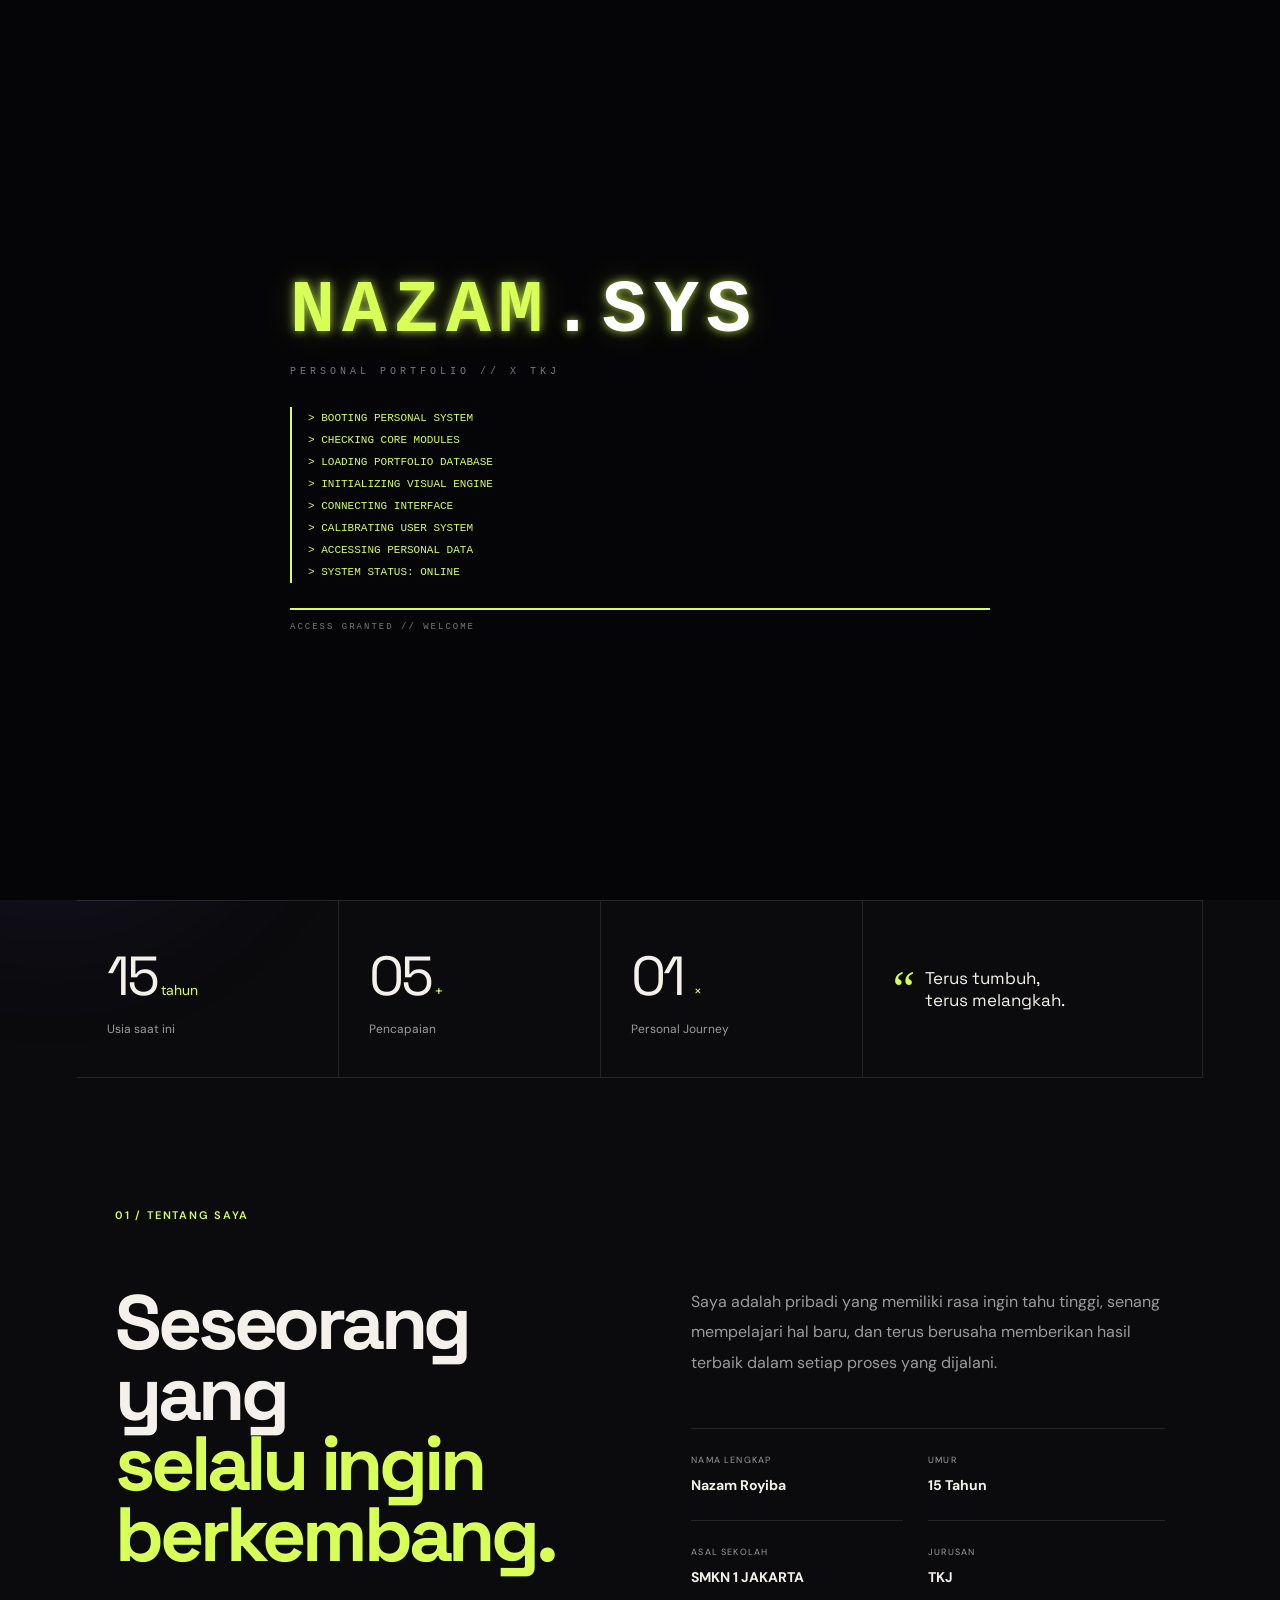
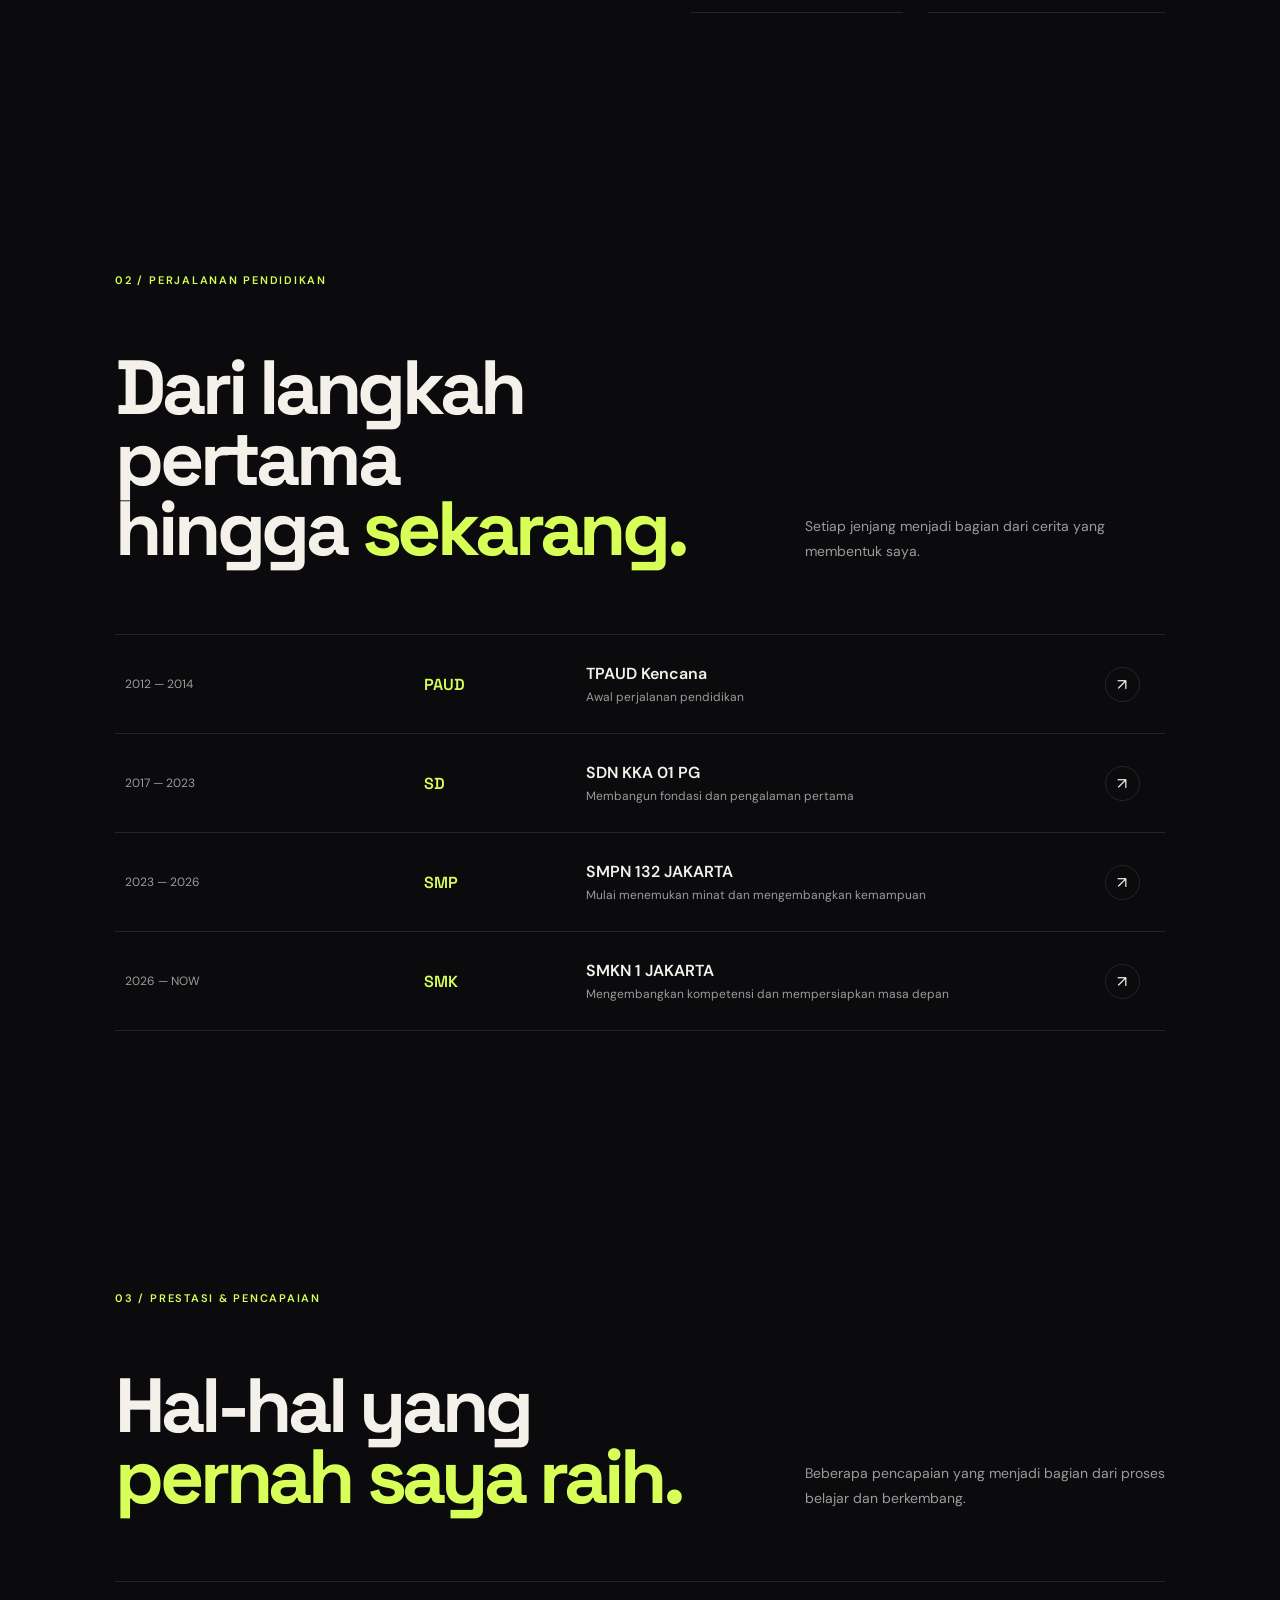
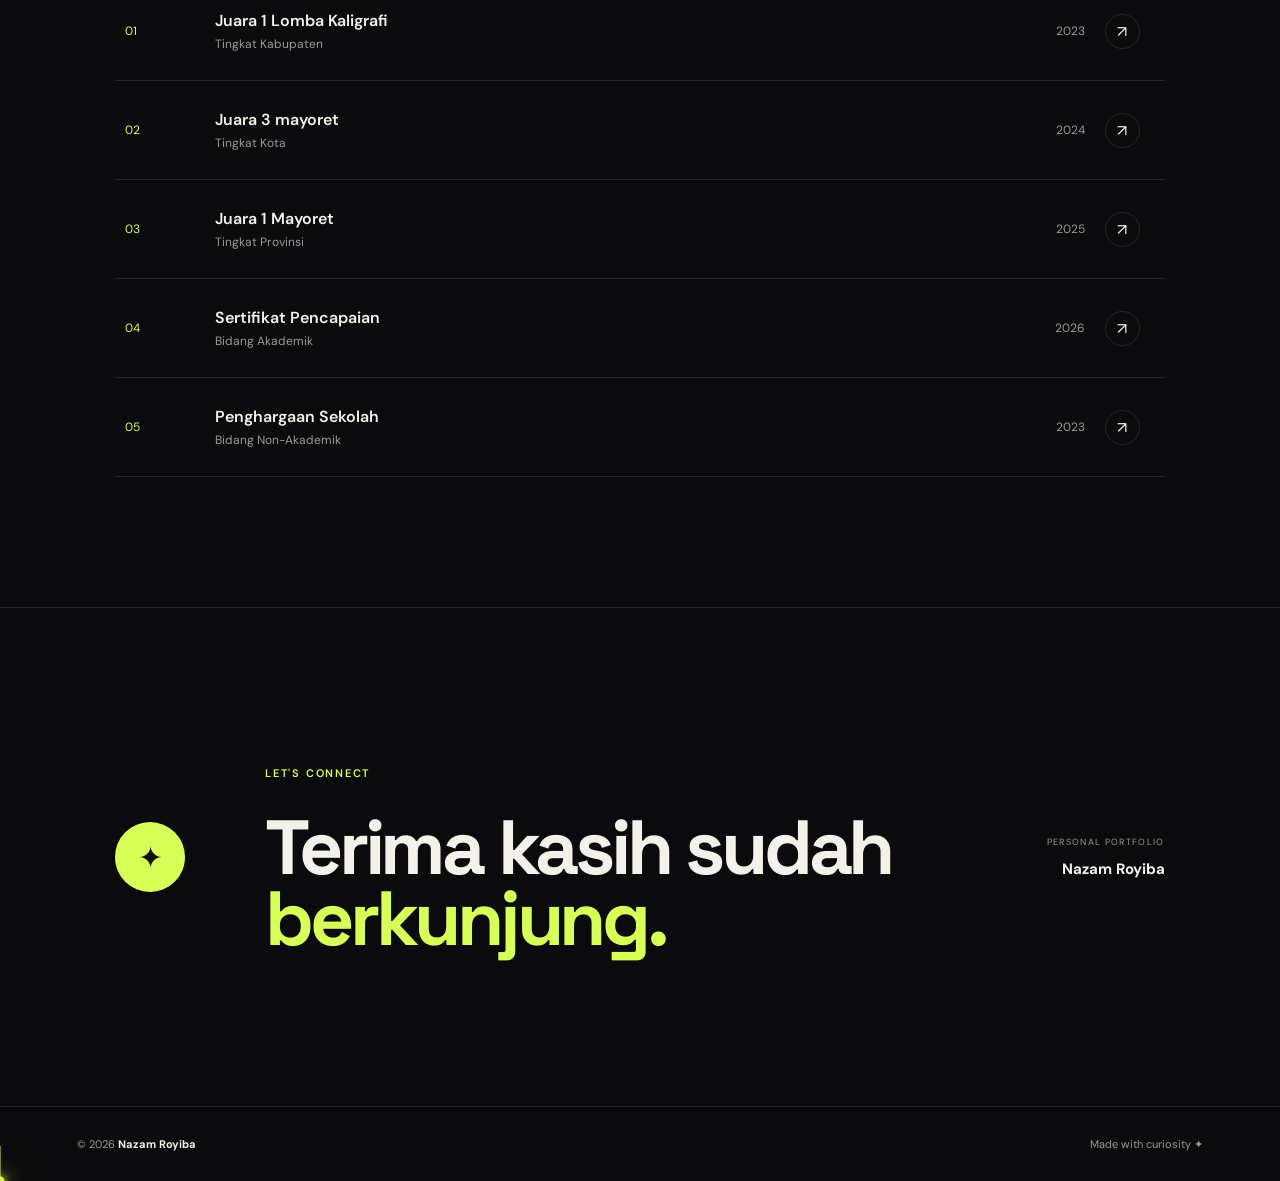
<file: index.html>
<!DOCTYPE html>
<html lang="id">
<head>
    <meta charset="UTF-8">
    <meta name="viewport" content="width=device-width, initial-scale=1.0">

    <title>Portfolio — Data Diri</title>

    <!-- Google Fonts -->
    <link
        href="https://fonts.googleapis.com/css2?family=DM+Sans:wght@400;500;600;700&family=Space+Grotesk:wght@400;500;600;700&display=swap"
        rel="stylesheet"
    >

    <!-- CSS -->
    <link rel="stylesheet" href="style.css">
</head>

<body>

    <!-- Background Orb -->
    <div class="orb orb-one"></div>
    <div class="orb orb-two"></div>

    <!-- ================= NAVBAR ================= -->
    <header class="navbar">

        <a class="brand" href="#home">
            ✦ PORTFOLIO
        </a>

        <nav>
            <a href="#about">Tentang</a>
            <a href="#education">Pendidikan</a>
            <a href="#achievements">Prestasi</a>
        </nav>

        <a class="nav-btn" href="#contact">
            Kontak ↗
        </a>

    </header>


    <!-- ================= HERO ================= -->
    <section class="hero reveal" id="home">

        <div class="hero-copy">

            <div class="eyebrow">
                <span></span>
                PERSONAL PROFILE
            </div>

            <h1>
                Halo, saya<br>
                <em id="heroName">Nazam Royiba</em>
                <sup>✦</sup>
            </h1>

            <p class="hero-text">
                Mengenal lebih dekat perjalanan, pendidikan,
                dan pencapaian yang membentuk diri saya hingga hari ini.
            </p>

            <div class="hero-actions">

                <a href="#about" class="primary-btn">
                    Kenali Saya ↓
                </a>

                <a href="#achievements" class="text-btn">
                    Lihat Prestasi ↗
                </a>

            </div>

        </div>


        <div class="hero-visual">

            <div class="photo-frame">

                <img
                    id="profilePhoto"
                    src="foto.jpg"
                    alt="Foto profil"
                >

                <div class="floating-card">

                    <span class="mini-label">
                        CURRENTLY
                    </span>

                    <strong id="currentSchool">
                        SMK
                    </strong>

                    <small id="currentMajor">
                        Jurusan
                    </small>

                </div>


                <div class="year-badge">
                    20<br>
                    <b>26</b>
                </div>

            </div>

        </div>

    </section>


    <!-- ================= STATS ================= -->
    <section class="stats reveal" id="about">

        <div class="stat-box">

            <span class="stat-number" id="age">
                15
            </span>

            <span class="stat-unit">
                tahun
            </span>

            <p>
                Usia saat ini
            </p>

        </div>


        <div class="stat-box">

            <span class="stat-number" id="achievementCount">
                05
            </span>

            <span class="stat-unit">
                +
            </span>

            <p>
                Pencapaian
            </p>

        </div>


        <div class="stat-box">

            <span class="stat-number">
                01
            </span>

            <span class="stat-unit">
                ×
            </span>

            <p>
                Personal Journey
            </p>

        </div>


        <div class="quote-stat">

            <span>
                “
            </span>

            <p>
                Terus tumbuh,<br>
                terus melangkah.
            </p>

        </div>

    </section>


    <!-- ================= ABOUT ================= -->
    <section class="about-section section-pad reveal">

        <div class="section-kicker">
            01 / TENTANG SAYA
        </div>


        <div class="about-grid">

            <h2>
                Seseorang yang<br>
                <span>selalu ingin berkembang.</span>
            </h2>


            <div class="about-content">

                <p id="bio">
                    Saya adalah pribadi yang memiliki rasa ingin tahu tinggi,
                    senang mempelajari hal baru, dan terus berusaha memberikan
                    hasil terbaik dalam setiap proses yang dijalani.
                </p>


                <div class="identity">

                    <div>
                        <span>NAMA LENGKAP</span>
                        <strong id="fullName">
                            Nazam Royiba
                        </strong>
                    </div>


                    <div>
                        <span>UMUR</span>
                        <strong id="ageDetail">
                            16 Tahun
                        </strong>
                    </div>


                    <div>
                        <span>ASAL SEKOLAH</span>
                        <strong id="schoolDetail">
                            SMKN 1 JAKARTA
                        </strong>
                    </div>


                    <div>
                        <span>JURUSAN</span>
                        <strong id="majorDetail">
                            TKJ
                        </strong>
                    </div>

                </div>

            </div>

        </div>

    </section>


    <!-- ================= EDUCATION ================= -->
    <section
        class="education section-pad reveal"
        id="education"
    >

        <div class="section-kicker">
            02 / PERJALANAN PENDIDIKAN
        </div>


        <div class="section-heading">

            <h2>
                Dari langkah pertama<br>
                hingga <span>sekarang.</span>
            </h2>

            <p>
                Setiap jenjang menjadi bagian dari cerita
                yang membentuk saya.
            </p>

        </div>


        <div
            class="timeline"
            id="timeline"
        ></div>

    </section>


    <!-- ================= ACHIEVEMENTS ================= -->
    <section
        class="achievements section-pad reveal"
        id="achievements"
    >

        <div class="section-kicker">
            03 / PRESTASI & PENCAPAIAN
        </div>


        <div class="achievement-head">

            <h2>
                Hal-hal yang<br>
                <span>pernah saya raih.</span>
            </h2>

            <p>
                Beberapa pencapaian yang menjadi bagian
                dari proses belajar dan berkembang.
            </p>

        </div>


        <div
            class="achievement-list"
            id="achievementList"
        ></div>

    </section>


    <!-- ================= CLOSING ================= -->
    <section
        class="closing section-pad reveal"
        id="contact"
    >

        <div class="closing-mark">
            ✦
        </div>


        <div>

            <span class="section-kicker">
                LET'S CONNECT
            </span>

            <h2>
                Terima kasih sudah<br>
                <span>berkunjung.</span>
            </h2>

        </div>


        <div class="closing-meta">

            <p>
                PERSONAL PORTFOLIO
            </p>

            <strong id="contactName">
                NNazam Royiba
            </strong>

        </div>

    </section>


    <!-- ================= FOOTER ================= -->
    <footer>

        <span>
            © 2026
            <b id="footerName">
                Nazam Royiba
            </b>
        </span>

        <span>
            Made with curiosity ✦
        </span>

    </footer>


    <!-- JavaScript -->
    <script src="script.js"></script>

</body>
</html>
</file>
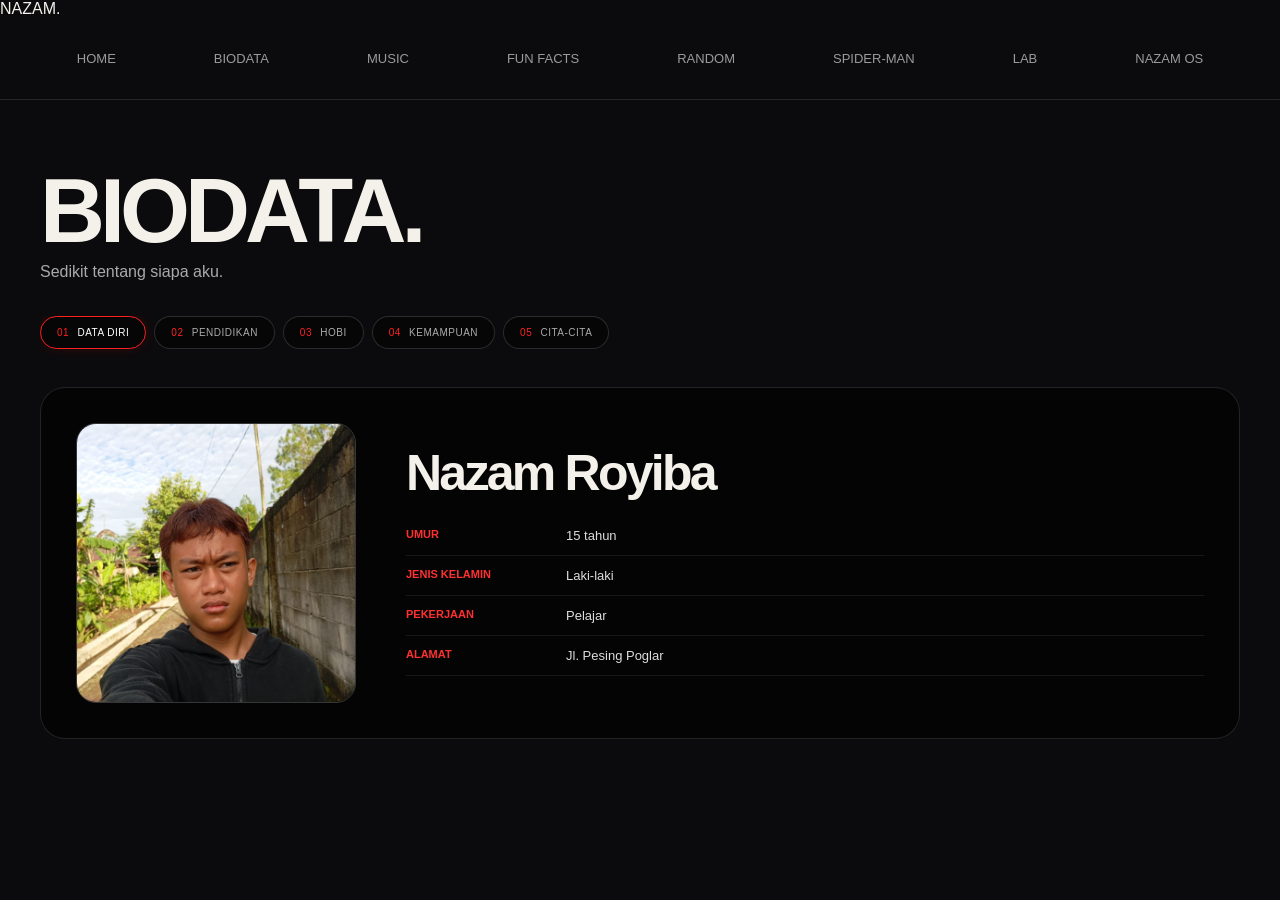
<file: biodata.html>
<!DOCTYPE html>
<html lang="id">

<head>

    <meta charset="UTF-8">

    <meta
        name="viewport"
        content="width=device-width, initial-scale=1.0"
    >

    <title>NAZAM. | Biodata</title>

    <link rel="stylesheet" href="style.css">

    <link rel="stylesheet" href="biodata.css">

</head>


<body>


<header class="header">

    <div class="logo">
        NAZAM<span>.</span>
    </div>

    <nav class="navbar">

        <a href="index.html">
            HOME
        </a>

        <a
            href="biodata.html"
            class="active"
        >
            BIODATA
        </a>

        <a href="music.html">
            MUSIC
        </a>

        <a href="funfacts.html">
            FUN FACTS
        </a>

        <a href="random.html">
            RANDOM
        </a>

        <a href="spiderman.html">
            SPIDER-MAN
        </a>

        <a href="experiment.html">
            LAB
        </a>
        <a href="os.html">NAZAM OS</a>

    </nav>

</header>


<main class="biodata-page">


    <div class="biodata-title">

        <h1>
            BIODATA.
        </h1>

        <p>
            Sedikit tentang siapa aku.
        </p>

    </div>


    <div class="tabs">

        <button
            class="tab active"
            data-target="data-diri"
        >
            <span>01</span>
            DATA DIRI
        </button>


        <button
            class="tab"
            data-target="pendidikan"
        >
            <span>02</span>
            PENDIDIKAN
        </button>


        <button
            class="tab"
            data-target="hobi"
        >
            <span>03</span>
            HOBI
        </button>


        <button
            class="tab"
            data-target="kemampuan"
        >
            <span>04</span>
            KEMAMPUAN
        </button>


        <button
            class="tab"
            data-target="cita-cita"
        >
            <span>05</span>
            CITA-CITA
        </button>

    </div>


    <!-- DATA DIRI -->

    <section
        id="data-diri"
        class="content active"
    >

        <div class="profile">

            <img
                src="foto-nazam.jpg"
                alt="Foto Nazam"
            >


            <div class="profile-info">

                <h2>
                    Nazam Royiba
                </h2>


                <div class="bio-row">

                    <strong>
                        UMUR
                    </strong>

                    <span>
                        15 tahun
                    </span>

                </div>


                <div class="bio-row">

                    <strong>
                        JENIS KELAMIN
                    </strong>

                    <span>
                        Laki-laki
                    </span>

                </div>


                <div class="bio-row">

                    <strong>
                        PEKERJAAN
                    </strong>

                    <span>
                        Pelajar
                    </span>

                </div>


                <div class="bio-row">

                    <strong>
                        ALAMAT
                    </strong>

                    <span>
                        Jl. Pesing Poglar
                    </span>

                </div>

            </div>

        </div>

    </section>


    <!-- PENDIDIKAN -->

    <section
        id="pendidikan"
        class="content"
    >

        <h2>
            PENDIDIKAN.
        </h2>

        <div class="info-list">

            <div class="info-item">

                <span>01</span>

                <div>
                    <h3>SDN KKA 01 PG</h3>
                    <p>Sekolah Dasar</p>
                </div>

            </div>


            <div class="info-item">

                <span>02</span>

                <div>
                    <h3>SMPN 132 JAKARTA</h3>
                    <p>Sekolah Menengah Pertama</p>
                </div>

            </div>


            <div class="info-item">

                <span>03</span>

                <div>
                    <h3>SMKN 1 JAKARTA</h3>
                    <p>Teknik Komputer dan Jaringan</p>
                </div>

            </div>

        </div>

    </section>


    <!-- HOBI -->

    <section
        id="hobi"
        class="content"
    >

        <h2>
            HOBI.
        </h2>

        <div class="simple-grid">

            <div class="card">
                <h3>MENGGAMBAR</h3>
                <p>
                    Menggambar menjadi salah satu
                    kegiatan yang aku suka.
                </p>
            </div>


            <div class="card">
                <h3>MENDENGARKAN MUSIK</h3>
                <p>
                    Musik biasanya menemani
                    waktu santai.
                </p>
            </div>


            <div class="card">
                <h3>MEMBACA</h3>
                <p>
                    Membaca untuk mendapatkan
                    informasi dan pengetahuan baru.
                </p>
            </div>

        </div>

    </section>


    <!-- KEMAMPUAN -->

    <section
        id="kemampuan"
        class="content"
    >

        <h2>
            KEMAMPUAN.
        </h2>

        <div class="simple-grid">

            <div class="card">
                <h3>BAHASA INDONESIA</h3>
                <p>
                    Memahami dan menggunakan
                    Bahasa Indonesia.
                </p>
            </div>


            <div class="card">
                <h3>MATEMATIKA</h3>
                <p>
                    Mengerjakan berbagai
                    perhitungan matematika.
                </p>
            </div>


            <div class="card">
                <h3>BAHASA INGGRIS</h3>
                <p>
                    Memahami dasar Bahasa Inggris.
                </p>
            </div>

        </div>

    </section>


    <!-- CITA-CITA -->

    <section
        id="cita-cita"
        class="content"
    >

        <h2>
            CITA-CITA.
        </h2>

        <div class="simple-grid">

            <div class="card">
                <h3>CEO PERUSAHAAN TAMBANG</h3>
            </div>

            <div class="card">
                <h3>BERKARIER DI BIDANG IT</h3>
            </div>

            <div class="card">
                <h3>MENJADI TNI AU</h3>
            </div>

        </div>

    </section>


</main>


<script src="script.js"></script>

</body>
</html>
</file>
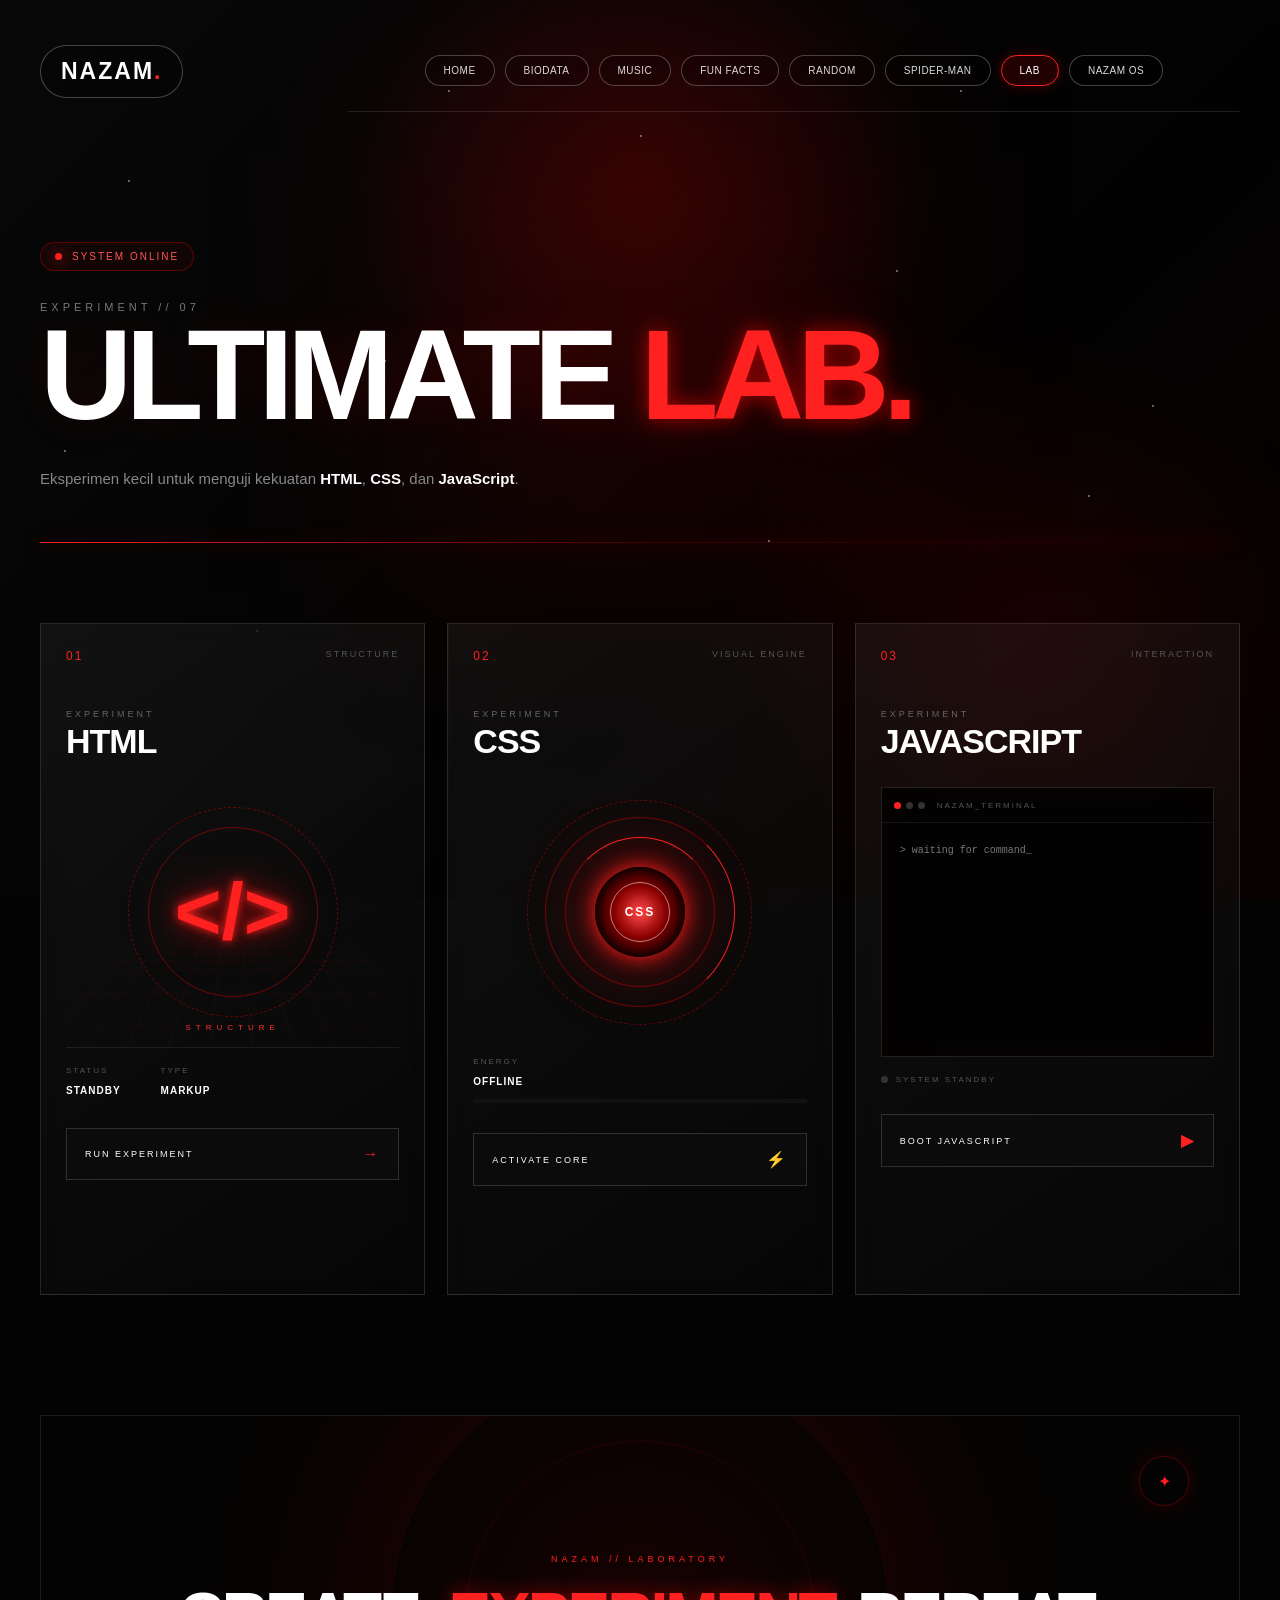
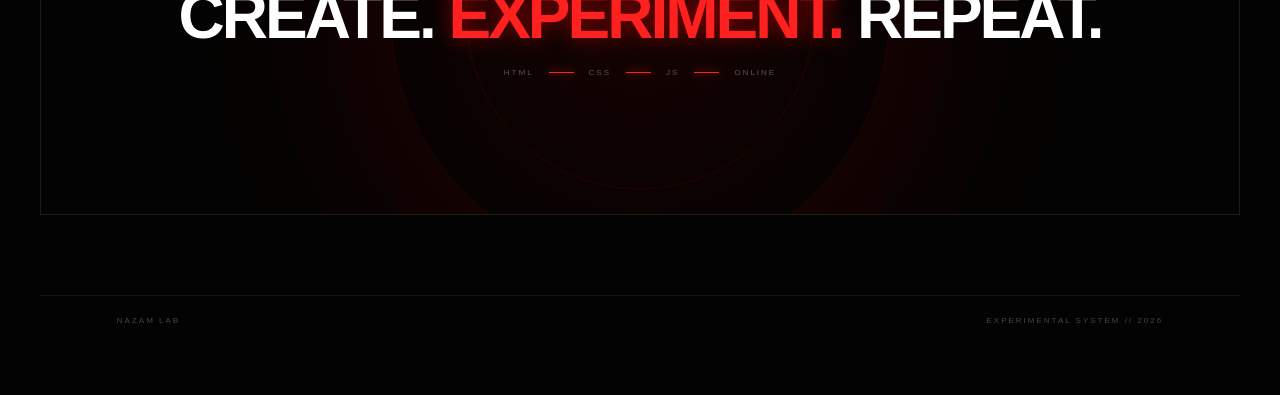
<file: experiment.html>
<!DOCTYPE html>
<html lang="id">
<head>
    <meta charset="UTF-8">
    <meta name="viewport" content="width=device-width, initial-scale=1.0">

    <title>NAZAM // ULTIMATE LAB</title>

    <link rel="stylesheet" href="style.css">
    <link rel="stylesheet" href="experiment.css">
</head>

<body>

    <!-- BACKGROUND EFFECT -->
    <div class="space-bg"></div>
    <div class="red-glow"></div>

    <!-- PARTICLES -->
    <div class="particles">
        <i></i><i></i><i></i><i></i><i></i>
        <i></i><i></i><i></i><i></i><i></i>
        <i></i><i></i><i></i><i></i><i></i>
    </div>


    <!-- HEADER -->
    <header class="header">

        <div class="logo">
            NAZAM<span>.</span>
        </div>

        <nav class="navbar">
            <a href="index.html">HOME</a>
            <a href="biodata.html">BIODATA</a>
            <a href="music.html">MUSIC</a>
            <a href="funfacts.html">FUN FACTS</a>
            <a href="random.html">RANDOM</a>
            <a href="spiderman.html">SPIDER-MAN</a>
            <a href="experiment.html" class="active">LAB</a>
            <a href="os.html">NAZAM OS</a>
        </nav>

    </header>


    <!-- HERO -->
    <main>

        <section class="lab-hero">

            <div class="hero-status">
                <span class="status-dot"></span>
                SYSTEM ONLINE
            </div>

            <p class="lab-number">EXPERIMENT // 07</p>

            <h1>
                ULTIMATE
                <span>LAB.</span>
            </h1>

            <p class="hero-description">
                Eksperimen kecil untuk menguji kekuatan
                <b>HTML</b>, <b>CSS</b>, dan <b>JavaScript</b>.
            </p>

            <div class="hero-line"></div>

        </section>


        <!-- MAIN LAB -->
        <section class="lab-grid">


            <!-- ================= HTML ================= -->
            <article class="lab-card html-card">

                <div class="card-top">
                    <span>01</span>
                    <span>STRUCTURE</span>
                </div>

                <div class="card-title">
                    <small>EXPERIMENT</small>
                    <h2>HTML</h2>
                </div>


                <!-- HOLOGRAM -->
                <div class="hologram">

                    <div class="holo-grid"></div>

                    <div class="html-symbol">
                        &lt;/&gt;
                    </div>

                    <div class="scan-beam"></div>

                    <div class="holo-circle circle-one"></div>
                    <div class="holo-circle circle-two"></div>

                    <div class="holo-text">
                        STRUCTURE
                    </div>

                </div>


                <div class="card-info">

                    <div>
                        <span>STATUS</span>
                        <strong id="htmlStatus">
                            STANDBY
                        </strong>
                    </div>

                    <div>
                        <span>TYPE</span>
                        <strong>MARKUP</strong>
                    </div>

                </div>


                <button class="run-button html-run" onclick="runHTML()">
                    <span>RUN EXPERIMENT</span>
                    <b>→</b>
                </button>


                <div id="htmlResult" class="experiment-result">

                    <div class="success-icon">
                        ✓
                    </div>

                    <div>
                        <strong>HTML SYSTEM ONLINE</strong>
                        <small>Structure detected successfully.</small>
                    </div>

                </div>

            </article>



            <!-- ================= CSS ================= -->
            <article class="lab-card css-card">

                <div class="card-top">
                    <span>02</span>
                    <span>VISUAL ENGINE</span>
                </div>

                <div class="card-title">
                    <small>EXPERIMENT</small>
                    <h2>CSS</h2>
                </div>


                <!-- REACTOR -->
                <div class="reactor">

                    <div class="reactor-ring ring-one"></div>
                    <div class="reactor-ring ring-two"></div>
                    <div class="reactor-ring ring-three"></div>

                    <div class="energy-core">

                        <div class="core-inner"></div>

                        <span>CSS</span>

                    </div>

                    <div class="energy-particle p1"></div>
                    <div class="energy-particle p2"></div>
                    <div class="energy-particle p3"></div>
                    <div class="energy-particle p4"></div>

                </div>


                <div class="energy-readout">

                    <div>
                        <span>ENERGY</span>
                        <strong id="energyText">
                            OFFLINE
                        </strong>
                    </div>

                    <div class="energy-bar">
                        <i id="energyBar"></i>
                    </div>

                </div>


                <button class="run-button css-run" onclick="runCSS()">

                    <span>ACTIVATE CORE</span>
                    <b>⚡</b>

                </button>


                <div id="cssResult" class="experiment-result">

                    <div class="success-icon">
                        ⚡
                    </div>

                    <div>
                        <strong>CSS CORE ACTIVATED</strong>
                        <small>Visual engine running at maximum power.</small>
                    </div>

                </div>

            </article>



            <!-- ================= JAVASCRIPT ================= -->
            <article class="lab-card js-card">

                <div class="card-top">
                    <span>03</span>
                    <span>INTERACTION</span>
                </div>

                <div class="card-title">
                    <small>EXPERIMENT</small>
                    <h2>JAVASCRIPT</h2>
                </div>


                <!-- TERMINAL -->
                <div class="terminal-window">

                    <div class="terminal-head">

                        <div class="terminal-lights">
                            <i></i>
                            <i></i>
                            <i></i>
                        </div>

                        <span>NAZAM_TERMINAL</span>

                    </div>


                    <div id="terminalBody" class="terminal-body">

                        <div>&gt; waiting for command<span class="cursor">_</span></div>

                    </div>

                </div>


                <div class="js-status">

                    <span id="jsStatusDot"></span>

                    <span id="jsStatus">
                        SYSTEM STANDBY
                    </span>

                </div>


                <button class="run-button js-run" onclick="runJS()">

                    <span>BOOT JAVASCRIPT</span>
                    <b>▶</b>

                </button>


                <div id="jsResult" class="experiment-result">

                    <div class="success-icon">
                        ✓
                    </div>

                    <div>
                        <strong>JAVASCRIPT ONLINE</strong>
                        <small>Interaction system ready.</small>
                    </div>

                </div>

            </article>

        </section>



        <!-- ================= SPIDER WEB ================= -->

        <section class="spider-section">

            <div class="web-lines"></div>

            <div class="spider-symbol">
                <span>✦</span>
            </div>

            <div class="spider-content">

                <p>NAZAM // LABORATORY</p>

                <h2>
                    CREATE.
                    <span>EXPERIMENT.</span>
                    REPEAT.
                </h2>

                <div class="system-code">
                    <span>HTML</span>
                    <i></i>
                    <span>CSS</span>
                    <i></i>
                    <span>JS</span>
                    <i></i>
                    <span>ONLINE</span>
                </div>

            </div>

        </section>


    </main>


    <!-- FOOTER -->
    <footer class="lab-footer">

        <span>NAZAM LAB</span>

        <span>EXPERIMENTAL SYSTEM // 2026</span>

    </footer>


    <script src="script.js"></script>

</body>
</html>
</file>
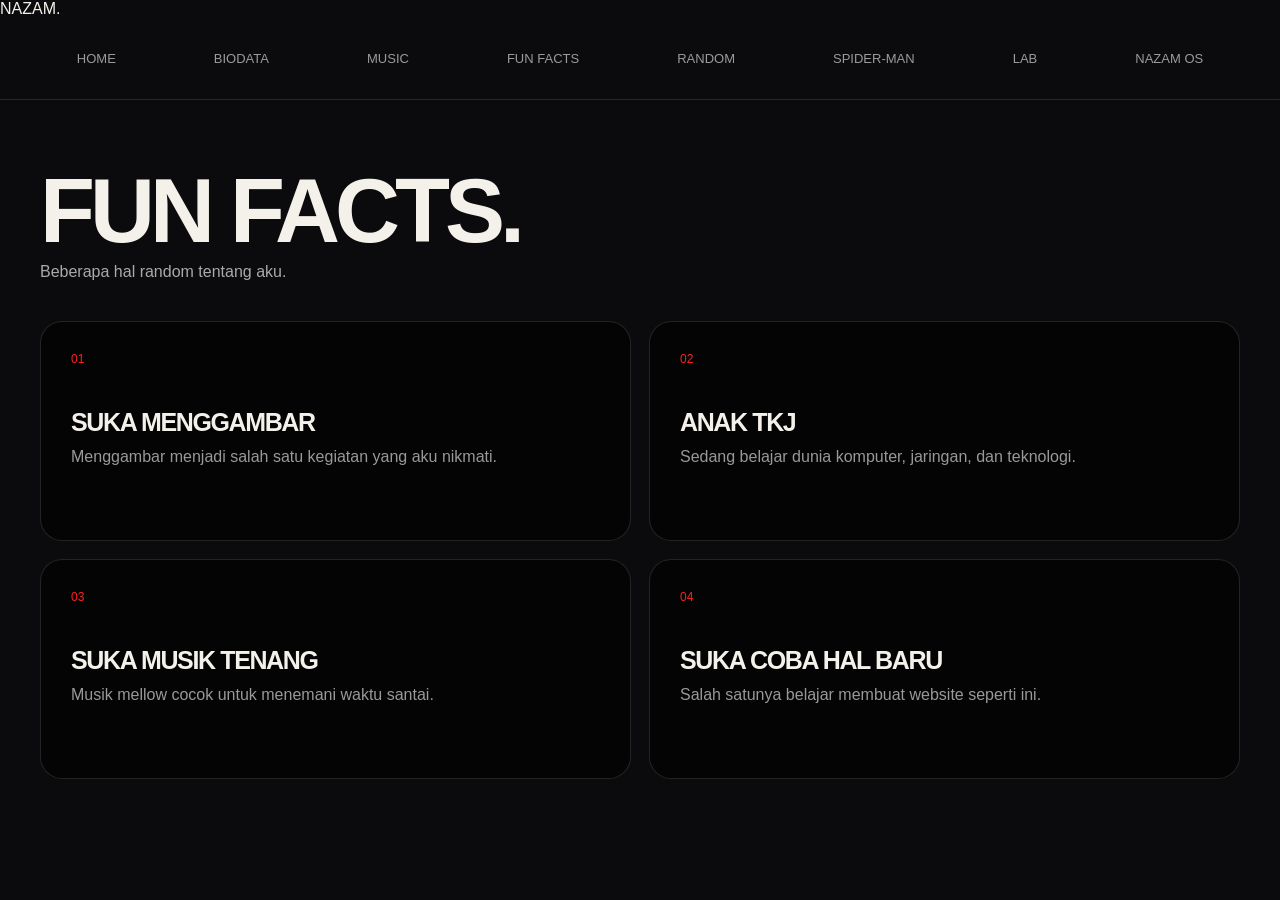
<file: funfacts.html>
<!DOCTYPE html>
<html lang="id">

<head>

    <meta charset="UTF-8">

    <meta
        name="viewport"
        content="width=device-width, initial-scale=1.0"
    >

    <title>NAZAM. | Fun Facts</title>

    <link rel="stylesheet" href="style.css">

    <link rel="stylesheet" href="funfacts.css">

</head>


<body>


<header class="header">

    <div class="logo">
        NAZAM<span>.</span>
    </div>

    <nav class="navbar">

        <a href="index.html">
            HOME
        </a>

        <a href="biodata.html">
            BIODATA
        </a>

        <a href="music.html">
            MUSIC
        </a>

        <a
            href="funfacts.html"
            class="active"
        >
            FUN FACTS
        </a>

        <a href="random.html">
            RANDOM
        </a>

        <a href="spiderman.html">
            SPIDER-MAN
        </a>

        <a href="experiment.html">
            LAB
        </a>
        <a href="os.html">NAZAM OS</a>

    </nav>

</header>


<main class="funfacts-page">

    <div class="funfacts-title">

        <h1>
            FUN FACTS.
        </h1>

        <p>
            Beberapa hal random tentang aku.
        </p>

    </div>


    <div class="facts-grid">


        <div class="fact-card">

            <div class="fact-number">
                01
            </div>

            <h2>
                SUKA MENGGAMBAR
            </h2>

            <p>
                Menggambar menjadi salah satu
                kegiatan yang aku nikmati.
            </p>

        </div>


        <div class="fact-card">

            <div class="fact-number">
                02
            </div>

            <h2>
                ANAK TKJ
            </h2>

            <p>
                Sedang belajar dunia komputer,
                jaringan, dan teknologi.
            </p>

        </div>


        <div class="fact-card">

            <div class="fact-number">
                03
            </div>

            <h2>
                SUKA MUSIK TENANG
            </h2>

            <p>
                Musik mellow cocok untuk
                menemani waktu santai.
            </p>

        </div>


        <div class="fact-card">

            <div class="fact-number">
                04
            </div>

            <h2>
                SUKA COBA HAL BARU
            </h2>

            <p>
                Salah satunya belajar membuat
                website seperti ini.
            </p>

        </div>


    </div>

</main>


<script src="script.js"></script>

</body>
</html>
</file>
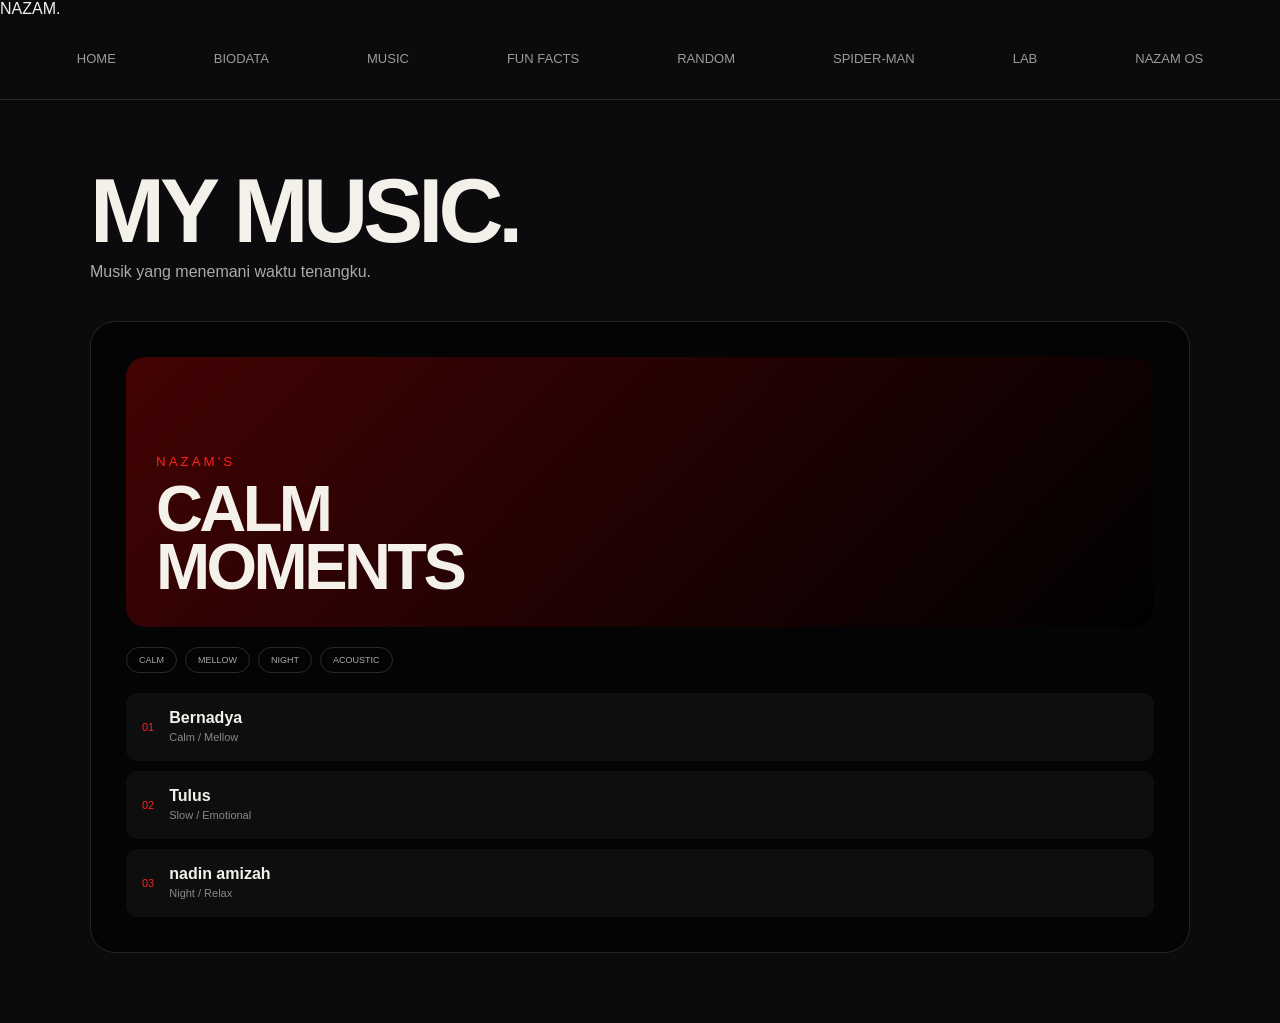
<file: music.html>
<!DOCTYPE html>
<html lang="id">

<head>

    <meta charset="UTF-8">

    <meta
        name="viewport"
        content="width=device-width, initial-scale=1.0"
    >

    <title>NAZAM. | Music</title>

    <link rel="stylesheet" href="style.css">

    <link rel="stylesheet" href="music.css">

</head>


<body>


<header class="header">

    <div class="logo">
        NAZAM<span>.</span>
    </div>

    <nav class="navbar">

        <a href="index.html">
            HOME
        </a>

        <a href="biodata.html">
            BIODATA
        </a>

        <a
            href="music.html"
            class="active"
        >
            MUSIC
        </a>

        <a href="funfacts.html">
            FUN FACTS
        </a>

        <a href="random.html">
            RANDOM
        </a>

        <a href="spiderman.html">
            SPIDER-MAN
        </a>

        <a href="experiment.html">
            LAB
        </a>
        <a href="os.html">NAZAM OS</a>

    </nav>

</header>


<main class="music-page">

    <div class="music-title">

        <h1>
            MY MUSIC.
        </h1>

        <p>
            Musik yang menemani waktu tenangku.
        </p>

    </div>


    <section class="music-box">

        <div class="music-cover">

            <div>

                <small>
                    NAZAM'S
                </small>

                <h2>
                    CALM<br>
                    MOMENTS
                </h2>

            </div>

        </div>


        <div class="music-tags">

            <span>CALM</span>
            <span>MELLOW</span>
            <span>NIGHT</span>
            <span>ACOUSTIC</span>

        </div>


        <div class="playlist">

            <div class="song">

                <div class="song-number">
                    01
                </div>

                <div class="song-info">

                    <strong>
                        Bernadya
                    </strong>

                    <span>
                        Calm / Mellow
                    </span>

                </div>

            </div>


            <div class="song">

                <div class="song-number">
                    02
                </div>

                <div class="song-info">

                    <strong>
                        Tulus
                    </strong>

                    <span>
                        Slow / Emotional
                    </span>

                </div>

            </div>


            <div class="song">

                <div class="song-number">
                    03
                </div>

                <div class="song-info">

                    <strong>
                        nadin amizah
                    </strong>

                    <span>
                        Night / Relax
                    </span>

                </div>

            </div>

        </div>

    </section>

</main>


<script src="script.js"></script>

</body>
</html>
</file>
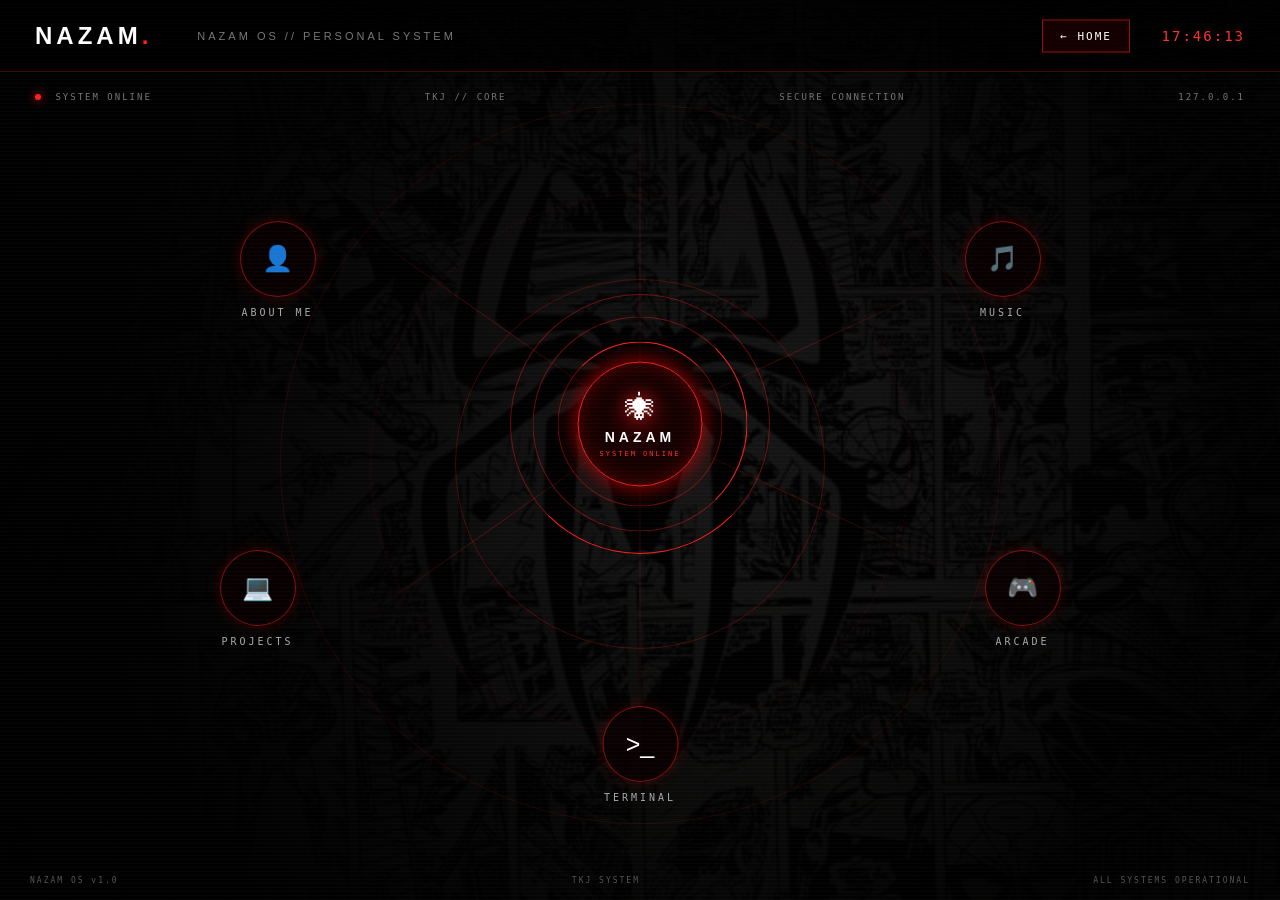
<file: os.html>
<!DOCTYPE html>
<html lang="id">
<head>
    <meta charset="UTF-8">
    <meta name="viewport" content="width=device-width, initial-scale=1.0">

    <title>NAZAM OS</title>

    <link rel="stylesheet" href="os.css">
</head>

<body>

    <!-- BACKGROUND -->
    <div class="background"></div>
    <div class="scanlines"></div>

    <!-- TOP BAR -->
    <header class="topbar">

        <div class="brand">
            NAZAM<span>.</span>
        </div>

        <div class="system-title">
            NAZAM OS // PERSONAL SYSTEM
        </div>

        <!-- HOME BUTTON -->
        <a href="index.html" class="home-btn">
            ← HOME
        </a>

        <div class="clock" id="clock">
            00:00:00
        </div>

    </header>


    <!-- HUD -->
    <div class="hud">

        <div>
            <span class="dot"></span>
            SYSTEM ONLINE
        </div>

        <div>
            TKJ // CORE
        </div>

        <div>
            SECURE CONNECTION
        </div>

        <div>
            127.0.0.1
        </div>

    </div>


    <!-- MAIN SYSTEM -->
    <main class="system">

        <!-- ORBITS -->
        <div class="orbit orbit-outer"></div>
        <div class="orbit orbit-middle"></div>
        <div class="orbit orbit-inner"></div>

        <!-- CONNECTION LINES -->
        <div class="line line-1"></div>
        <div class="line line-2"></div>
        <div class="line line-3"></div>
        <div class="line line-4"></div>
        <div class="line line-5"></div>
        <div class="line line-6"></div>


        <!-- CORE -->
        <div class="core" id="core">

            <div class="ring ring-one"></div>
            <div class="ring ring-two"></div>
            <div class="ring ring-three"></div>

            <div class="core-center">

                <div class="spider-icon">
                    🕷
                </div>

                <div class="core-name">
                    NAZAM
                </div>

                <div class="core-status">
                    SYSTEM ONLINE
                </div>

            </div>

        </div>


        <!-- ABOUT -->
        <button class="node node-about"
                data-window="aboutWindow">

            <div class="node-circle">
                👤
            </div>

            <span>ABOUT ME</span>

        </button>


        <!-- MUSIC -->
        <button class="node node-music"
                data-window="musicWindow">

            <div class="node-circle">
                🎵
            </div>

            <span>MUSIC</span>

        </button>


        <!-- PROJECTS -->
        <button class="node node-projects"
                data-window="projectsWindow">

            <div class="node-circle">
                💻
            </div>

            <span>PROJECTS</span>

        </button>


        <!-- ARCADE -->
        <button class="node node-arcade"
                data-window="arcadeWindow">

            <div class="node-circle">
                🎮
            </div>

            <span>ARCADE</span>

        </button>


        <!-- TERMINAL -->
        <button class="node node-terminal"
                data-window="terminalWindow">

            <div class="node-circle">
                >_
            </div>

            <span>TERMINAL</span>

        </button>

    </main>


    <!-- BOTTOM STATUS -->
    <div class="bottom-status">
        <span>NAZAM OS v1.0</span>
        <span>TKJ SYSTEM</span>
        <span>ALL SYSTEMS OPERATIONAL</span>
    </div>


    <!-- =========================
         ABOUT WINDOW
    ========================== -->

    <div class="window" id="aboutWindow">

        <button class="close">
            ×
        </button>

        <div class="window-title">
            ABOUT ME
        </div>

        <div class="window-content">

            <h2>NAZAM ROYIBA</h2>

            <p>
                Pelajar SMKN 1 Jakarta yang tertarik
                dengan dunia teknologi, komputer,
                desain, dan pembuatan website.
            </p>

            <div class="info-line">
                STATUS : STUDENT
            </div>

            <div class="info-line">
                MAJOR : TKJ
            </div>

        </div>

    </div>


    <!-- =========================
         MUSIC WINDOW
    ========================== -->

    <div class="window music-window" id="musicWindow">

        <button class="close">
            ×
        </button>

        <div class="window-title">
            MY MUSIC
        </div>

        <div class="music-content">

            <div class="disc">
                🎵
            </div>

            <h2>BANONDARI</h2>

            <p>
                AZMY Z
            </p>

            <div class="equalizer">

                <span></span>
                <span></span>
                <span></span>
                <span></span>
                <span></span>

            </div>

            <iframe
                id="youtubePlayer"
                width="100%"
                height="220"
                src=""
                title="Banondari - Azmy Z"
                frameborder="0"
                allow="autoplay; encrypted-media"
                allowfullscreen>
            </iframe>

        </div>

    </div>


    <!-- =========================
         PROJECTS WINDOW
    ========================== -->

    <div class="window" id="projectsWindow">

        <button class="close">
            ×
        </button>

        <div class="window-title">
            PROJECTS
        </div>

        <div class="window-content">

            <div class="project-item">
                <strong>WEBSITE</strong>
                <span>Personal website NAZAM.</span>
            </div>

            <div class="project-item">
                <strong>TKJ</strong>
                <span>Belajar komputer dan jaringan.</span>
            </div>

            <div class="project-item">
                <strong>GAME</strong>
                <span>Eksperimen membuat game.</span>
            </div>

        </div>

    </div>


    <!-- =========================
         ARCADE WINDOW
    ========================== -->

    <div class="window arcade-window" id="arcadeWindow">

        <button class="close">
            ×
        </button>

        <div class="window-title">
            ARCADE
        </div>

        <div class="game-info">

            <div>
                SCORE
                <strong id="score">000</strong>
            </div>

            <div>
                TIME
                <strong id="gameTime">10</strong>
            </div>

        </div>

        <div class="game-area" id="gameArea">

            <button id="target">
                +
            </button>

            <div class="game-message" id="gameMessage">
                CLICK START
            </div>

        </div>

        <button class="start-game" id="startGame">
            START GAME
        </button>

    </div>


    <!-- =========================
         TERMINAL WINDOW
    ========================== -->

    <div class="window terminal-window" id="terminalWindow">

        <button class="close">
            ×
        </button>

        <div class="window-title">
            TERMINAL
        </div>

        <div class="terminal-body">

            <div>> NAZAM OS TERMINAL</div>
            <div>> initializing...</div>
            <div>> loading TKJ core...</div>
            <div>> system ready.</div>
            <div class="success">
                > CONNECTION ESTABLISHED ✓
            </div>

        </div>

    </div>
    </div>


    <script src="os.js"></script>

</body>
</html>
</file>
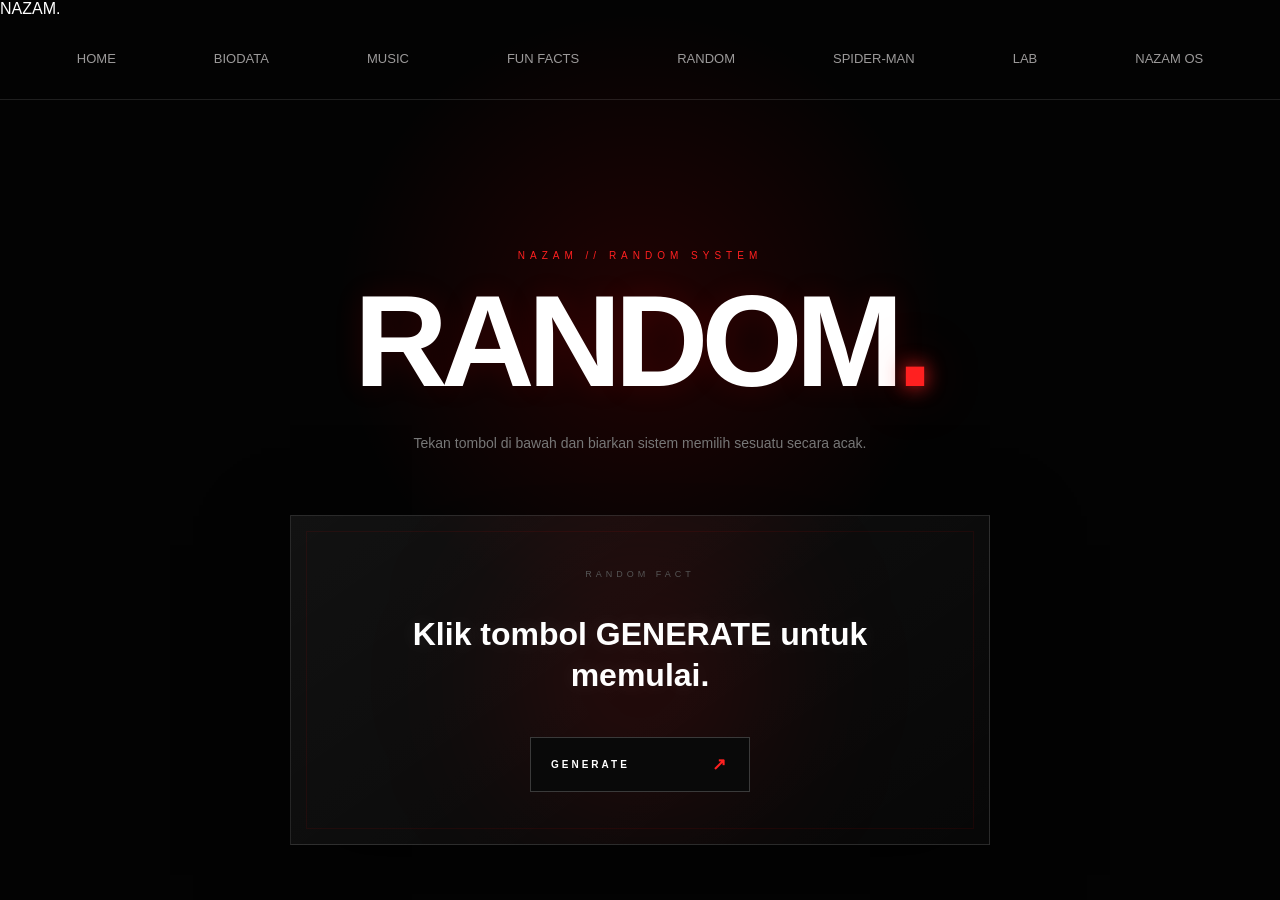
<file: random.html>
<!DOCTYPE html>
<html lang="id">
<head>
    <meta charset="UTF-8">
    <meta name="viewport" content="width=device-width, initial-scale=1.0">

    <title>NAZAM // RANDOM</title>

    <link rel="stylesheet" href="style.css">
    <link rel="stylesheet" href="random.css">
</head>

<body>

    <header class="header">

        <div class="logo">
            NAZAM<span>.</span>
        </div>

        <nav class="navbar">
            <a href="index.html">HOME</a>
            <a href="biodata.html">BIODATA</a>
            <a href="music.html">MUSIC</a>
            <a href="funfacts.html">FUN FACTS</a>
            <a href="random.html" class="active">RANDOM</a>
            <a href="spiderman.html">SPIDER-MAN</a>
            <a href="experiment.html">LAB</a>
            <a href="os.html">NAZAM OS</a>
        </nav>

    </header>


    <main class="random-page">

        <p class="random-label">NAZAM // RANDOM SYSTEM</p>

        <h1>
            RANDOM<span>.</span>
        </h1>

        <p class="random-description">
            Tekan tombol di bawah dan biarkan sistem memilih sesuatu secara acak.
        </p>


        <section class="random-box">

            <div class="random-number">
                RANDOM FACT
            </div>

            <div id="randomFact">
                Klik tombol GENERATE untuk memulai.
            </div>

            <button id="generateButton">
                GENERATE
                <span>↗</span>
            </button>

        </section>

    </main>


    <script>
        document.addEventListener("DOMContentLoaded", function () {

            const facts = [
                "Nazam suka menggambar 🎨",
                "Nazam sedang belajar TKJ 💻",
                "Nazam tertarik dengan dunia IT ⚡",
                "Nazam suka mendengarkan musik 🎧",
                "Nazam sedang belajar membuat website 🌐",
                "Nazam tertarik membuat game 🎮",
                "Nazam suka mencoba hal baru 🚀",
                "Nazam menggunakan Fedora di laptop 🐧",
                "Nazam suka musik yang tenang dan mellow 🎵"
            ];

            const button =
                document.getElementById("generateButton");

            const fact =
                document.getElementById("randomFact");


            button.addEventListener("click", function () {

                const random =
                    Math.floor(Math.random() * facts.length);

                fact.classList.remove("random-show");

                void fact.offsetWidth;

                fact.textContent =
                    facts[random];

                fact.classList.add("random-show");

            });

        });
    </script>

</body>
</html>
</file>
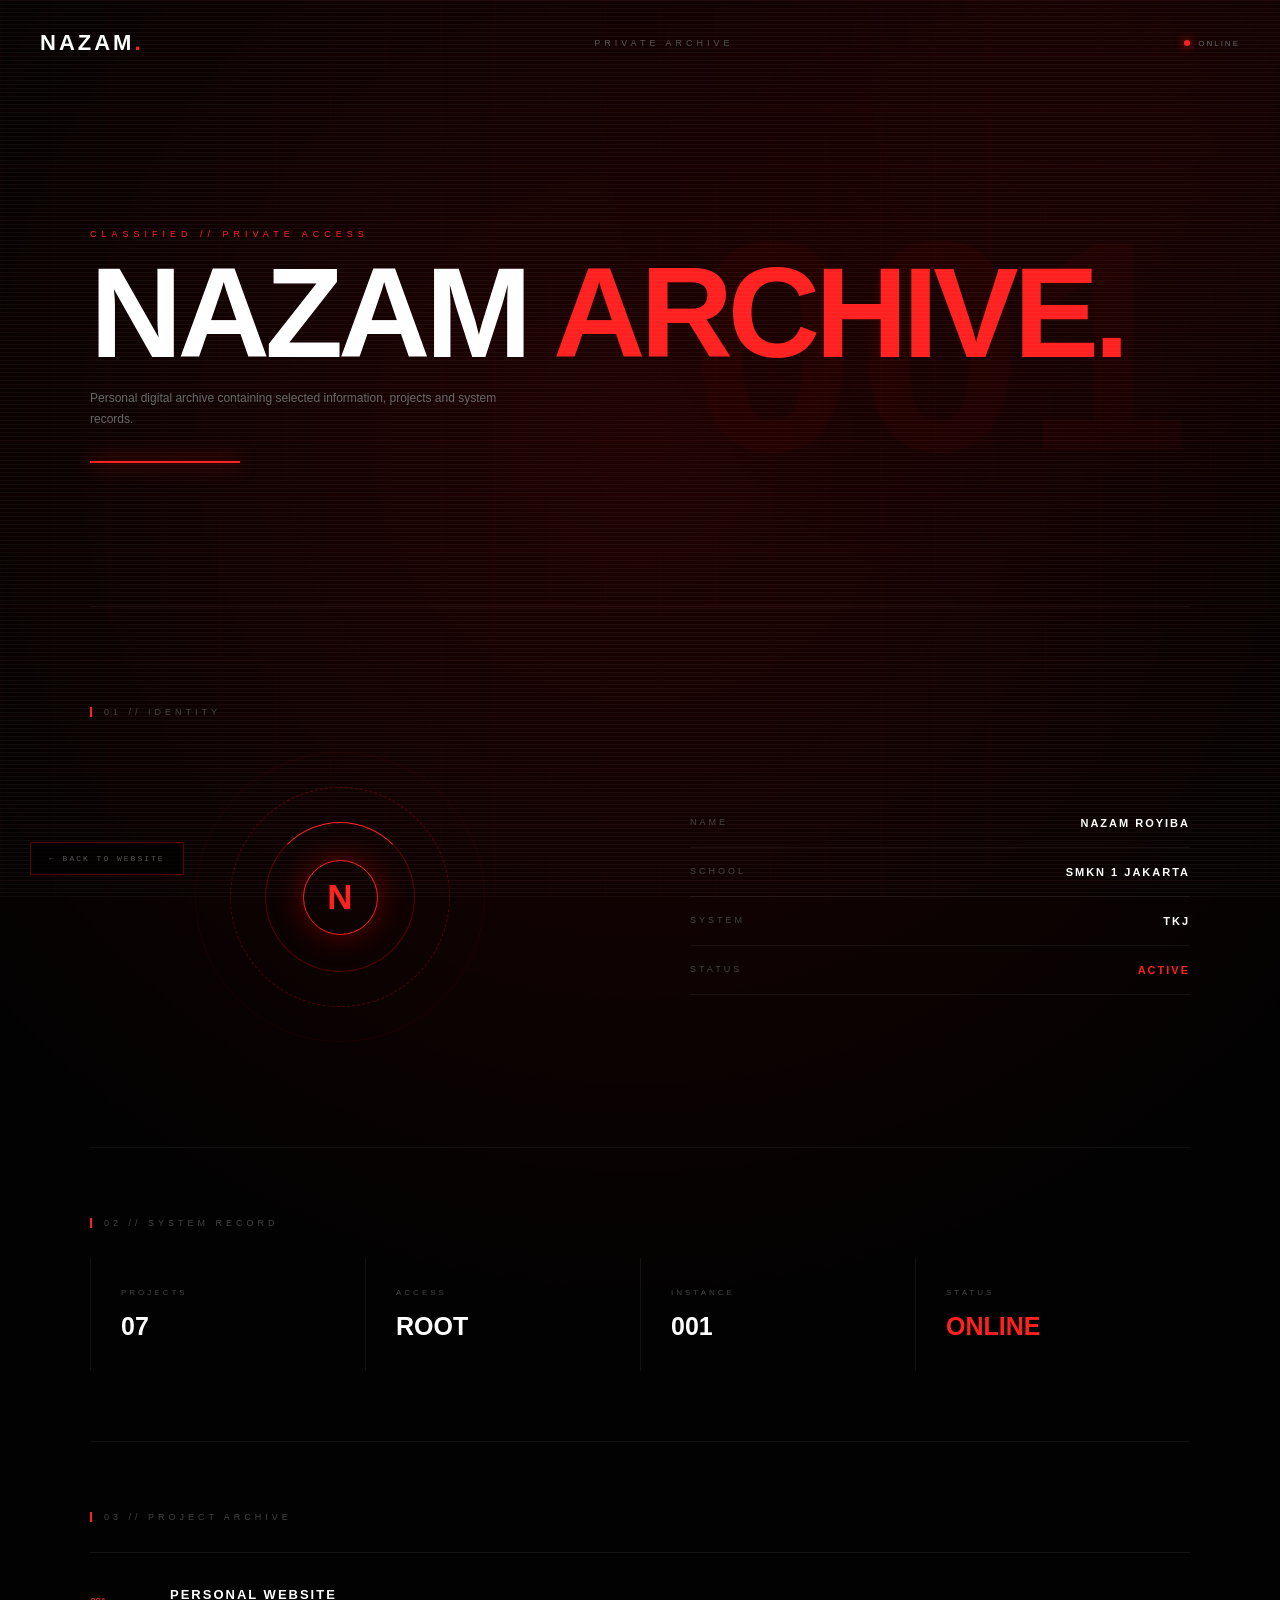
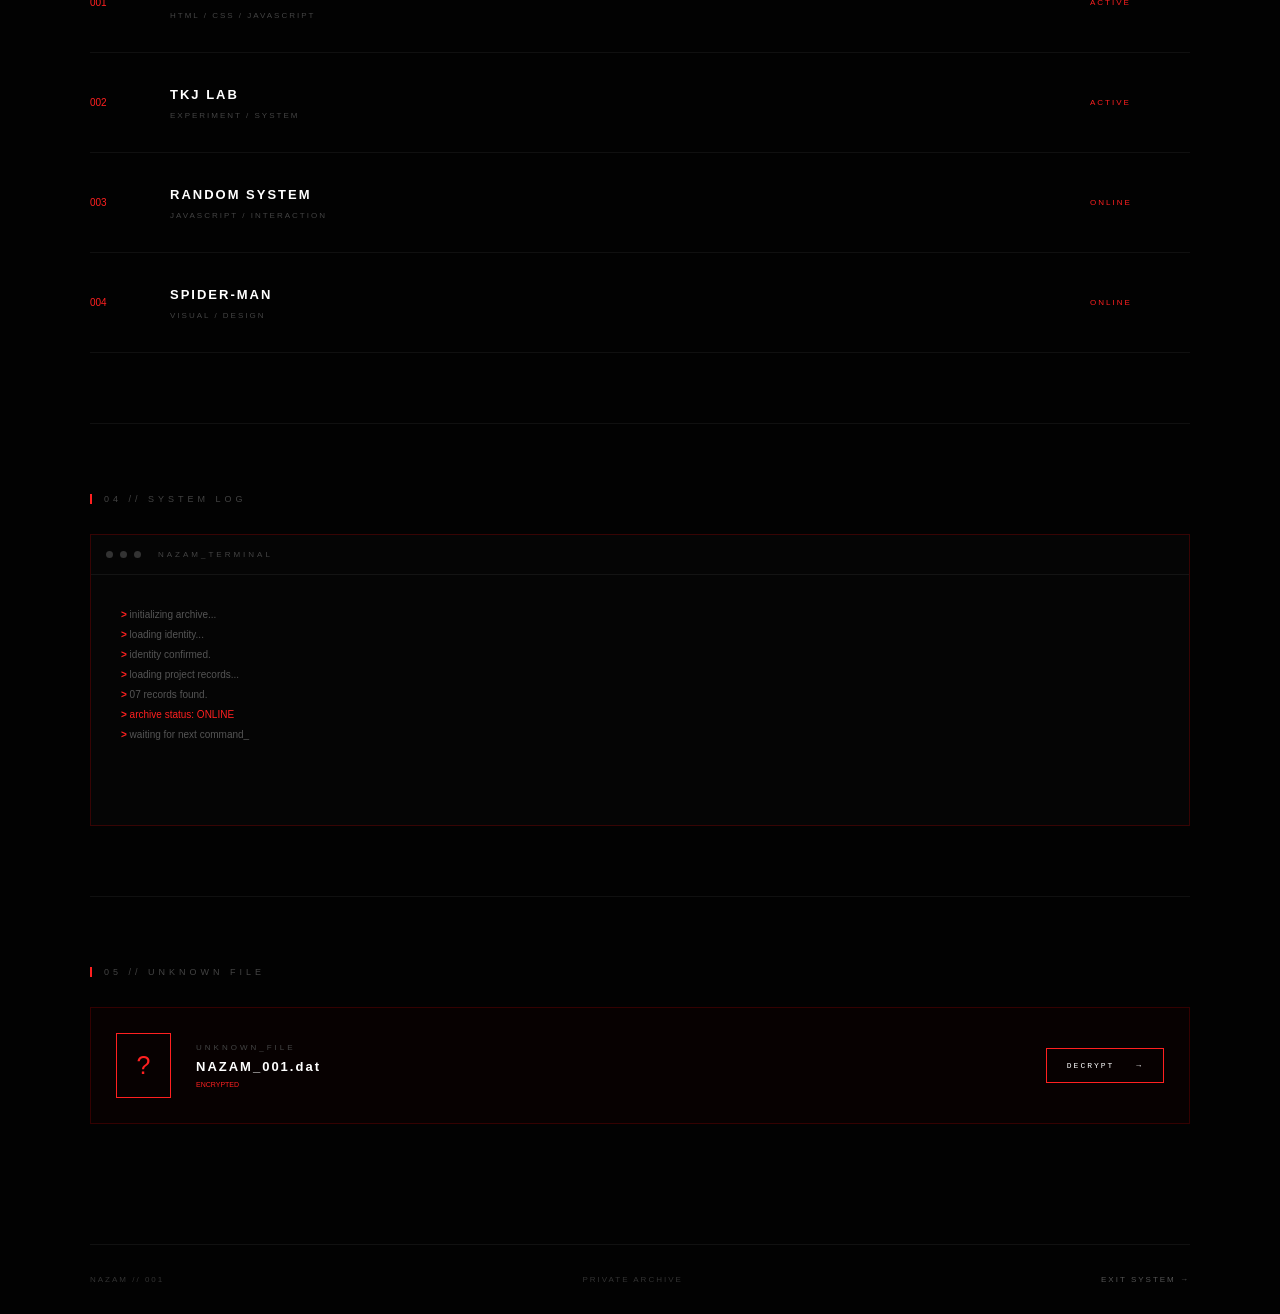
<file: secret.html>
<!DOCTYPE html>
<html lang="id">

<head>

    <meta charset="UTF-8">

    <meta
        name="viewport"
        content="width=device-width, initial-scale=1.0"
    >

    <title>001 // NAZAM ARCHIVE</title>

    <link rel="stylesheet" href="style.css">
    <link rel="stylesheet" href="secret.css">

</head>


<body>

    <div class="secret-page">

        <!-- BACKGROUND -->

        <div class="secret-grid"></div>

        <div class="secret-noise"></div>

        <div class="secret-red-glow"></div>


        <!-- TOP SYSTEM -->

        <header class="secret-header">

            <div class="secret-logo">
                NAZAM<span>.</span>
            </div>

            <div class="secret-system">
                PRIVATE ARCHIVE
            </div>

            <div class="secret-status">
                <i></i>
                ONLINE
            </div>

        </header>


        <!-- MAIN -->

        <main>


            <!-- HERO -->

            <section class="secret-hero">

                <div class="archive-number">
                    001
                </div>

                <p class="classified">
                    CLASSIFIED // PRIVATE ACCESS
                </p>

                <h1>
                    NAZAM
                    <span>ARCHIVE.</span>
                </h1>

                <p class="secret-description">
                    Personal digital archive containing
                    selected information, projects and
                    system records.
                </p>

                <div class="hero-line"></div>

            </section>


            <!-- IDENTITY -->

            <section class="identity-section">

                <div class="section-label">
                    01 // IDENTITY
                </div>


                <div class="identity-layout">


                    <div class="identity-symbol">

                        <div class="symbol-ring ring-1"></div>
                        <div class="symbol-ring ring-2"></div>
                        <div class="symbol-ring ring-3"></div>

                        <div class="symbol-center">
                            N
                        </div>

                    </div>


                    <div class="identity-data">

                        <div class="data-item">

                            <span>NAME</span>

                            <strong>
                                NAZAM ROYIBA
                            </strong>

                        </div>


                        <div class="data-item">

                            <span>SCHOOL</span>

                            <strong>
                                SMKN 1 JAKARTA
                            </strong>

                        </div>


                        <div class="data-item">

                            <span>SYSTEM</span>

                            <strong>
                                TKJ
                            </strong>

                        </div>


                        <div class="data-item">

                            <span>STATUS</span>

                            <strong class="active-text">
                                ACTIVE
                            </strong>

                        </div>

                    </div>

                </div>

            </section>


            <!-- SYSTEM STATS -->

            <section class="stats-section">

                <div class="section-label">
                    02 // SYSTEM RECORD
                </div>


                <div class="stats-grid">

                    <div class="stat">

                        <span>PROJECTS</span>

                        <strong>
                            07
                        </strong>

                    </div>


                    <div class="stat">

                        <span>ACCESS</span>

                        <strong>
                            ROOT
                        </strong>

                    </div>


                    <div class="stat">

                        <span>INSTANCE</span>

                        <strong>
                            001
                        </strong>

                    </div>


                    <div class="stat">

                        <span>STATUS</span>

                        <strong class="active-text">
                            ONLINE
                        </strong>

                    </div>

                </div>

            </section>


            <!-- PROJECT ARCHIVE -->

            <section class="projects-section">

                <div class="section-label">
                    03 // PROJECT ARCHIVE
                </div>


                <div class="project-list">


                    <div class="project">

                        <span class="project-number">
                            001
                        </span>

                        <div>

                            <strong>
                                PERSONAL WEBSITE
                            </strong>

                            <p>
                                HTML / CSS / JAVASCRIPT
                            </p>

                        </div>

                        <span class="project-status">
                            ACTIVE
                        </span>

                    </div>


                    <div class="project">

                        <span class="project-number">
                            002
                        </span>

                        <div>

                            <strong>
                                TKJ LAB
                            </strong>

                            <p>
                                EXPERIMENT / SYSTEM
                            </p>

                        </div>

                        <span class="project-status">
                            ACTIVE
                        </span>

                    </div>


                    <div class="project">

                        <span class="project-number">
                            003
                        </span>

                        <div>

                            <strong>
                                RANDOM SYSTEM
                            </strong>

                            <p>
                                JAVASCRIPT / INTERACTION
                            </p>

                        </div>

                        <span class="project-status">
                            ONLINE
                        </span>

                    </div>


                    <div class="project">

                        <span class="project-number">
                            004
                        </span>

                        <div>

                            <strong>
                                SPIDER-MAN
                            </strong>

                            <p>
                                VISUAL / DESIGN
                            </p>

                        </div>

                        <span class="project-status">
                            ONLINE
                        </span>

                    </div>


                </div>

            </section>


            <!-- TERMINAL -->

            <section class="terminal-section">

                <div class="section-label">
                    04 // SYSTEM LOG
                </div>


                <div class="terminal-window">

                    <div class="terminal-top">

                        <span></span>
                        <span></span>
                        <span></span>

                        <label>
                            NAZAM_TERMINAL
                        </label>

                    </div>


                    <div class="terminal-content">

                        <p>
                            <b>&gt;</b>
                            initializing archive...
                        </p>

                        <p>
                            <b>&gt;</b>
                            loading identity...
                        </p>

                        <p>
                            <b>&gt;</b>
                            identity confirmed.
                        </p>

                        <p>
                            <b>&gt;</b>
                            loading project records...
                        </p>

                        <p>
                            <b>&gt;</b>
                            07 records found.
                        </p>

                        <p class="terminal-success">
                            <b>&gt;</b>
                            archive status: ONLINE
                        </p>

                        <p>
                            <b>&gt;</b>
                            waiting for next command<span class="cursor">_</span>
                        </p>

                    </div>

                </div>

            </section>


            <!-- SECRET FILE -->

            <section class="secret-file-section">

                <div class="section-label">
                    05 // UNKNOWN FILE
                </div>


                <div
                    class="secret-file"
                    id="secretFile"
                >

                    <div class="file-icon">
                        ?
                    </div>

                    <div class="file-info">

                        <span>
                            UNKNOWN_FILE
                        </span>

                        <strong>
                            NAZAM_001.dat
                        </strong>

                        <small>
                            ENCRYPTED
                        </small>

                    </div>


                    <button id="openSecretFile">

                        DECRYPT

                        <span>
                            →
                        </span>

                    </button>

                </div>


                <div
                    class="decrypted"
                    id="decrypted"
                >

                    <div class="decrypt-line">
                        DECRYPTING...
                    </div>

                    <div class="decrypt-progress">
                        <i></i>
                    </div>

                    <strong>
                        FILE CONTENT:
                    </strong>

                    <p>
                        KEEP BUILDING.
                    </p>

                    <small>
                        // END OF FILE
                    </small>

                </div>

            </section>


        </main>


        <!-- FOOTER -->

        <footer class="secret-footer">

            <span>
                NAZAM // 001
            </span>

            <span>
                PRIVATE ARCHIVE
            </span>

            <a href="index.html">
                EXIT SYSTEM →
            </a>
            <a href="index.html" class="back-button">
    ← BACK TO WEBSITE
</a>

        </footer>

    </div>


    <script>

        const decryptButton =
            document.getElementById(
                "openSecretFile"
            );

        const decrypted =
            document.getElementById(
                "decrypted"
            );

        decryptButton.addEventListener(
            "click",
            function () {

                decryptButton.disabled = true;

                decryptButton.innerHTML =
                    "DECRYPTING...";

                setTimeout(function () {

                    decrypted.classList.add(
                        "show"
                    );

                    decryptButton.style.display =
                        "none";

                }, 1800);

            }
        );

    </script>

</body>

</html>
</file>
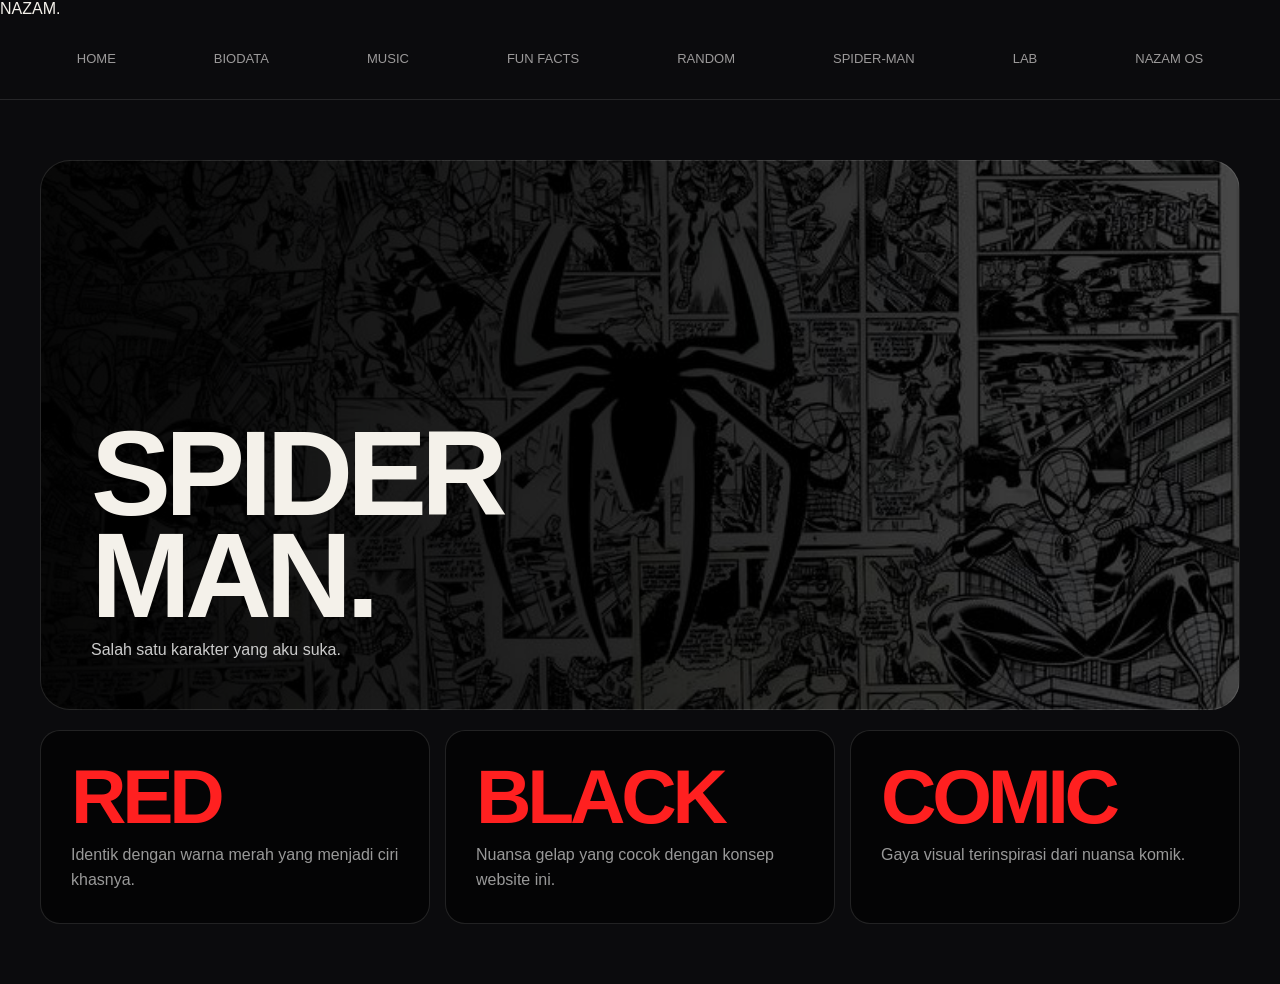
<file: spiderman.html>
<!DOCTYPE html>
<html lang="id">

<head>

    <meta charset="UTF-8">

    <meta
        name="viewport"
        content="width=device-width, initial-scale=1.0"
    >

    <title>NAZAM. | Spider-Man</title>

    <link rel="stylesheet" href="style.css">

    <link rel="stylesheet" href="spiderman.css">

</head>


<body>


<header class="header">

    <div class="logo">
        NAZAM<span>.</span>
    </div>

    <nav class="navbar">

        <a href="index.html">
            HOME
        </a>

        <a href="biodata.html">
            BIODATA
        </a>

        <a href="music.html">
            MUSIC
        </a>

        <a href="funfacts.html">
            FUN FACTS
        </a>

        <a href="random.html">
            RANDOM
        </a>

        <a
            href="spiderman.html"
            class="active"
        >
            SPIDER-MAN
        </a>

        <a href="experiment.html">
            LAB
        </a>
        <a href="os.html">NAZAM OS</a>

    </nav>

</header>


<main class="spiderman-page">


    <section class="spider-hero">

        <div>

            <h1>
                SPIDER<br>
                MAN.
            </h1>

            <p>
                Salah satu karakter yang aku suka.
            </p>

        </div>

    </section>


    <section class="spider-cards">


        <div class="spider-card">

            <h2>
                RED
            </h2>

            <p>
                Identik dengan warna merah
                yang menjadi ciri khasnya.
            </p>

        </div>


        <div class="spider-card">

            <h2>
                BLACK
            </h2>

            <p>
                Nuansa gelap yang cocok
                dengan konsep website ini.
            </p>

        </div>


        <div class="spider-card">

            <h2>
                COMIC
            </h2>

            <p>
                Gaya visual terinspirasi
                dari nuansa komik.
            </p>

        </div>


    </section>


</main>


<script src="script.js"></script>

</body>
</html>
</file>
<file: style.css>
/* ==================================================
   RESET
================================================== */

* {
    margin: 0;
    padding: 0;
    box-sizing: border-box;
}


/* ==================================================
   VARIABLES
================================================== */

:root {
    --bg: #0b0b0d;
    --text: #f4f1ea;
    --muted: #9c9a9a;
    --line: rgba(255, 255, 255, 0.11);
    --accent: #d7ff57;
    --card: #131316;
}


/* ==================================================
   BASIC
================================================== */

html {
    scroll-behavior: smooth;
}

body {
    font-family: "DM Sans", sans-serif;
    background: var(--bg);
    color: var(--text);
    overflow-x: hidden;
}

a {
    color: inherit;
}

::selection {
    background: var(--accent);
    color: #10110d;
}


/* ==================================================
   HEADINGS
================================================== */

h1,
h2 {
    font-family: "Space Grotesk", sans-serif;
    line-height: 0.92;
    letter-spacing: -0.055em;
}

h1 {
    font-size: clamp(62px, 8.5vw, 125px);
}

h2 {
    font-size: clamp(45px, 6vw, 82px);
}

h1 em,
h2 span {
    font-style: normal;
    color: var(--accent);
}


/* ==================================================
   BACKGROUND ORB
================================================== */

.orb {
    position: fixed;
    border-radius: 50%;
    filter: blur(90px);
    opacity: 0.12;
    pointer-events: none;
    z-index: -1;
    transition: transform 0.15s ease-out;
}

.orb-one {
    width: 280px;
    height: 280px;
    background: #d7ff57;
    top: 5%;
    right: 5%;
}

.orb-two {
    width: 360px;
    height: 360px;
    background: #7b61ff;
    bottom: 0;
    left: -10%;
}


/* ==================================================
   NAVBAR
================================================== */

.navbar {
    height: 82px;
    display: flex;
    align-items: center;
    justify-content: space-between;
    padding: 0 6vw;
    border-bottom: 1px solid var(--line);
    position: relative;
    z-index: 10;
}

.brand {
    text-decoration: none;
    font-size: 14px;
    font-weight: 700;
    letter-spacing: 0.08em;
}

nav {
    display: flex;
    gap: 38px;
}

nav a {
    color: var(--muted);
    text-decoration: none;
    font-size: 13px;
    transition: 0.25s;
}

nav a:hover {
    color: var(--accent);
}

.nav-btn {
    text-decoration: none;
    border: 1px solid var(--line);
    padding: 10px 17px;
    border-radius: 100px;
    font-size: 13px;
    transition: 0.25s;
}

.nav-btn:hover {
    background: var(--accent);
    color: #10110d;
    border-color: var(--accent);
}


/* ==================================================
   HERO
================================================== */

.hero {
    min-height: calc(100vh - 82px);
    padding: 8vh 9vw 9vh;
    display: grid;
    grid-template-columns: 1.1fr 0.9fr;
    align-items: center;
    gap: 5vw;
}

.hero-copy {
    position: relative;
    z-index: 2;
}

.eyebrow {
    display: flex;
    align-items: center;
    gap: 10px;
    color: var(--muted);
    font-size: 12px;
    letter-spacing: 0.16em;
    margin-bottom: 28px;
}

.eyebrow span {
    width: 7px;
    height: 7px;
    border-radius: 50%;
    background: var(--accent);
    box-shadow: 0 0 15px var(--accent);
}

.hero h1 sup {
    font-size: 25px;
    color: var(--accent);
    vertical-align: top;
    margin-left: 5px;
}

.hero-text {
    max-width: 520px;
    color: var(--muted);
    line-height: 1.8;
    margin-top: 32px;
    font-size: 15px;
}

.hero-actions {
    display: flex;
    align-items: center;
    gap: 25px;
    margin-top: 35px;
}

.primary-btn {
    background: var(--accent);
    color: #10110d;
    text-decoration: none;
    font-weight: 700;
    padding: 15px 20px;
    border-radius: 100px;
    transition: 0.3s;
}

.primary-btn:hover {
    transform: translateY(-3px);
    box-shadow: 0 12px 35px rgba(215, 255, 87, 0.16);
}

.text-btn {
    color: var(--text);
    text-decoration: none;
    font-size: 14px;
    transition: 0.25s;
}

.text-btn:hover {
    color: var(--accent);
}


/* ==================================================
   HERO PHOTO
================================================== */

.hero-visual {
    display: flex;
    justify-content: center;
    align-items: center;
}

.photo-frame {
    width: min(390px, 80vw);
    aspect-ratio: 4 / 5;
    position: relative;
    transform: rotate(3deg);
}

.photo-frame::before {
    content: "";
    position: absolute;
    inset: -10px;
    border: 1px solid var(--line);
    z-index: -1;
    transform: rotate(-5deg);
}

.photo-frame img {
    width: 100%;
    height: 100%;
    object-fit: cover;
    display: block;
    background: #18181b;
}


/* ==================================================
   FLOATING CARD
================================================== */

.floating-card {
    position: absolute;
    bottom: 30px;
    left: -65px;
    background: rgba(20, 20, 22, 0.9);
    border: 1px solid var(--line);
    backdrop-filter: blur(16px);
    padding: 15px 19px;
    min-width: 155px;
}

.mini-label {
    display: block;
    font-size: 9px;
    color: var(--muted);
    letter-spacing: 0.15em;
    margin-bottom: 7px;
}

.floating-card strong {
    display: block;
    font-size: 17px;
}

.floating-card small {
    display: block;
    color: var(--muted);
    margin-top: 4px;
}


/* ==================================================
   YEAR BADGE
================================================== */

.year-badge {
    position: absolute;
    right: -28px;
    top: -25px;
    width: 72px;
    height: 72px;
    display: flex;
    flex-direction: column;
    justify-content: center;
    align-items: center;
    border-radius: 50%;
    background: var(--accent);
    color: #10110d;
    font-size: 13px;
    line-height: 0.9;
    transform: rotate(-3deg);
}

.year-badge b {
    font-size: 20px;
}


/* ==================================================
   STATS
================================================== */

.stats {
    display: grid;
    grid-template-columns: repeat(3, 1fr) 1.3fr;
    border-top: 1px solid var(--line);
    border-bottom: 1px solid var(--line);
    margin: 0 6vw;
}

.stat-box,
.quote-stat {
    padding: 40px 30px;
    border-right: 1px solid var(--line);
}

.stat-box:last-of-type {
    border-right: 1px solid var(--line);
}

.stat-number {
    font-family: "Space Grotesk", sans-serif;
    font-size: 55px;
    letter-spacing: -0.05em;
}

.stat-unit {
    color: var(--accent);
    font-size: 14px;
}

.stat-box p {
    color: var(--muted);
    margin-top: 10px;
    font-size: 12px;
}

.quote-stat {
    display: flex;
    align-items: center;
    gap: 10px;
}

.quote-stat > span {
    color: var(--accent);
    font-family: Georgia, serif;
    font-size: 50px;
}

.quote-stat p {
    font-family: "Space Grotesk", sans-serif;
    font-size: 17px;
    line-height: 1.3;
}


/* ==================================================
   SECTION
================================================== */

.section-pad {
    padding: 130px 9vw;
}

.section-kicker {
    color: var(--accent);
    font-size: 11px;
    letter-spacing: 0.16em;
    font-weight: 600;
}


/* ==================================================
   ABOUT
================================================== */

.about-grid {
    display: grid;
    grid-template-columns: 1fr 1fr;
    gap: 8vw;
    margin-top: 65px;
}

.about-content > p {
    color: var(--muted);
    line-height: 1.9;
    font-size: 16px;
    max-width: 580px;
}

.identity {
    display: grid;
    grid-template-columns: 1fr 1fr;
    margin-top: 50px;
    border-top: 1px solid var(--line);
}

.identity div {
    padding: 25px 0;
    border-bottom: 1px solid var(--line);
}

.identity div:nth-child(odd) {
    margin-right: 25px;
}

.identity span {
    display: block;
    color: var(--muted);
    font-size: 9px;
    letter-spacing: 0.13em;
    margin-bottom: 8px;
}

.identity strong {
    font-size: 14px;
}


/* ==================================================
   EDUCATION
================================================== */

.section-heading {
    display: grid;
    grid-template-columns: 1fr 0.6fr;
    gap: 7vw;
    align-items: end;
    margin-top: 65px;
}

.section-heading p {
    color: var(--muted);
    line-height: 1.8;
    font-size: 14px;
}

.timeline {
    margin-top: 70px;
    border-top: 1px solid var(--line);
}

.timeline-item {
    display: grid;
    grid-template-columns: 1fr 0.5fr 1.8fr 50px;
    gap: 25px;
    align-items: center;
    padding: 28px 10px;
    border-bottom: 1px solid var(--line);
    transition: 0.25s;
}

.timeline-item:hover {
    background: rgba(255, 255, 255, 0.025);
    padding-left: 20px;
    padding-right: 20px;
}

.timeline-year {
    color: var(--muted);
    font-size: 12px;
}

.timeline-level {
    color: var(--accent);
    font-family: "Space Grotesk", sans-serif;
    font-weight: 600;
}

.timeline-name {
    font-size: 16px;
    font-weight: 600;
}

.timeline-desc {
    color: var(--muted);
    font-size: 12px;
    display: block;
    margin-top: 5px;
}

.timeline-arrow {
    width: 35px;
    height: 35px;
    border: 1px solid var(--line);
    border-radius: 50%;
    display: flex;
    align-items: center;
    justify-content: center;
    transition: 0.25s;
}

.timeline-item:hover .timeline-arrow {
    background: var(--accent);
    color: #10110d;
    border-color: var(--accent);
}


/* ==================================================
   ACHIEVEMENTS
================================================== */

.achievement-head {
    display: grid;
    grid-template-columns: 1fr 0.6fr;
    gap: 7vw;
    align-items: end;
    margin-top: 65px;
}

.achievement-head p {
    color: var(--muted);
    line-height: 1.8;
    font-size: 14px;
}

.achievement-list {
    margin-top: 70px;
    border-top: 1px solid var(--line);
}

.achievement-item {
    display: grid;
    grid-template-columns: 70px 1fr 100px 50px;
    align-items: center;
    gap: 20px;
    padding: 28px 10px;
    border-bottom: 1px solid var(--line);
    transition: 0.25s;
}

.achievement-item:hover {
    background: rgba(255, 255, 255, 0.025);
    padding-left: 20px;
    padding-right: 20px;
}

.achievement-index {
    color: var(--accent);
    font-size: 12px;
}

.achievement-title {
    font-size: 16px;
    font-weight: 600;
}

.achievement-detail {
    color: var(--muted);
    font-size: 12px;
    margin-top: 5px;
}

.achievement-year {
    color: var(--muted);
    font-size: 12px;
    text-align: right;
}

.achievement-arrow {
    width: 35px;
    height: 35px;
    border: 1px solid var(--line);
    border-radius: 50%;
    display: flex;
    align-items: center;
    justify-content: center;
}

.achievement-item:hover .achievement-arrow {
    background: var(--accent);
    color: #10110d;
    border-color: var(--accent);
}


/* ==================================================
   CLOSING
================================================== */

.closing {
    min-height: 500px;
    border-top: 1px solid var(--line);
    border-bottom: 1px solid var(--line);
    display: grid;
    grid-template-columns: 100px 1fr auto;
    align-items: center;
    gap: 50px;
}

.closing-mark {
    width: 70px;
    height: 70px;
    border-radius: 50%;
    background: var(--accent);
    color: #10110d;
    display: flex;
    align-items: center;
    justify-content: center;
    font-size: 30px;
}

.closing h2 {
    margin-top: 30px;
}

.closing-meta {
    text-align: right;
}

.closing-meta p {
    color: var(--muted);
    font-size: 9px;
    letter-spacing: 0.15em;
    margin-bottom: 10px;
}

.closing-meta strong {
    font-size: 15px;
}


/* ==================================================
   FOOTER
================================================== */

footer {
    padding: 30px 6vw;
    display: flex;
    justify-content: space-between;
    color: var(--muted);
    font-size: 11px;
}

footer b {
    color: var(--text);
}


/* ==================================================
   SCROLL REVEAL
================================================== */

.reveal {
    opacity: 0;
    transform: translateY(25px);
    transition:
        opacity 0.8s ease,
        transform 0.8s ease;
}

.reveal.visible {
    opacity: 1;
    transform: translateY(0);
}


/* ==================================================
   RESPONSIVE
================================================== */

@media (max-width: 800px) {

    .navbar {
        padding: 0 5vw;
    }

    nav {
        display: none;
    }

    .nav-btn {
        padding: 9px 14px;
    }


    .hero {
        grid-template-columns: 1fr;
        padding: 70px 7vw;
        min-height: auto;
        gap: 70px;
    }

    h1 {
        font-size: 18vw;
    }

    .hero-text {
        font-size: 14px;
    }

    .hero-actions {
        flex-wrap: wrap;
    }

    .hero-visual {
        justify-content: center;
    }

    .floating-card {
        left: -20px;
    }


    .stats {
        grid-template-columns: 1fr 1fr;
        margin: 0 5vw;
    }

    .stat-box,
    .quote-stat {
        padding: 30px 20px;
    }

    .stat-number {
        font-size: 42px;
    }

    .quote-stat {
        grid-column: span 2;
    }


    .section-pad {
        padding: 90px 7vw;
    }

    .about-grid,
    .section-heading,
    .achievement-head {
        grid-template-columns: 1fr;
    }

    .about-grid {
        gap: 50px;
        margin-top: 45px;
    }


    .identity {
        grid-template-columns: 1fr;
    }

    .identity div:nth-child(odd) {
        margin-right: 0;
    }


    .timeline-item {
        grid-template-columns: 80px 60px 1fr 35px;
        gap: 12px;
        padding: 25px 5px;
    }

    .timeline-name {
        font-size: 14px;
    }

    .timeline-desc {
        font-size: 11px;
    }


    .achievement-item {
        grid-template-columns: 40px 1fr 45px;
        gap: 12px;
    }

    .achievement-year {
        grid-column: 2;
        text-align: left;
    }

    .achievement-arrow {
        grid-column: 3;
        grid-row: 1 / span 2;
    }


    .closing {
        min-height: 450px;
        grid-template-columns: 1fr;
        gap: 35px;
    }

    .closing-meta {
        text-align: left;
    }


    footer {
        flex-direction: column;
        gap: 10px;
        padding: 25px 7vw;
    }

}


@media (max-width: 500px) {

    .navbar {
        height: 70px;
    }

    .brand {
        font-size: 12px;
    }

    .nav-btn {
        font-size: 11px;
    }

    .hero {
        padding-top: 60px;
    }

    .hero h1 {
        font-size: 17vw;
    }

    .photo-frame {
        width: 75vw;
    }

    .year-badge {
        right: -10px;
    }

    .floating-card {
        left: -10px;
        bottom: 15px;
    }


    .stats {
        grid-template-columns: 1fr 1fr;
    }

    .stat-box {
        padding: 25px 15px;
    }

    .stat-number {
        font-size: 35px;
    }


    .timeline-item {
        grid-template-columns: 1fr;
        gap: 8px;
    }

    .timeline-arrow {
        display: none;
    }


    .achievement-item {
        grid-template-columns: 35px 1fr;
    }

    .achievement-year {
        grid-column: 2;
    }

    .achievement-arrow {
        display: none;
    }

}

/* =========================================
   GHOST X — CUSTOM CURSOR SYSTEM
   Original portfolio styles remain intact
========================================= */

.gx-cursor {
    position: fixed;
    top: 0;
    left: 0;
    width: 68px;
    height: 68px;
    z-index: 999999;
    pointer-events: none;
    opacity: 0;
    transform: translate(-50%, -50%);
    mix-blend-mode: screen;
    transition: opacity .2s ease;
    color: #d7ff57;
}

.gx-cursor.gx-ready {
    opacity: 1;
}

.gx-cursor * {
    box-sizing: border-box;
}

.gx-orbit {
    position: absolute;
    inset: 5px;
    border: 1px solid rgba(215, 255, 87, .55);
    border-radius: 50%;
    box-shadow: 0 0 12px rgba(215, 255, 87, .12);
}

.gx-orbit-a {
    border-right-color: transparent;
    border-left-color: transparent;
    animation: gxSpin 3s linear infinite;
}

.gx-orbit-b {
    inset: 13px;
    border: 1px dashed rgba(215, 255, 87, .7);
    animation: gxSpin 5s linear infinite reverse;
}

.gx-orbit-c {
    inset: 0;
    border: 1px solid transparent;
    border-top-color: #d7ff57;
    border-bottom-color: #d7ff57;
    border-radius: 35%;
    animation: gxSpin 2s linear infinite;
}

.gx-core {
    position: absolute;
    width: 9px;
    height: 9px;
    left: 50%;
    top: 50%;
    background: #efffa7;
    transform: translate(-50%, -50%) rotate(45deg);
    box-shadow:
        0 0 7px #d7ff57,
        0 0 20px #d7ff57,
        0 0 35px rgba(215, 255, 87, .8);
}

.gx-cross {
    position: absolute;
    left: 50%;
    top: 50%;
    width: 38px;
    height: 38px;
    border: 1px solid rgba(215, 255, 87, .4);
    transform: translate(-50%, -50%) rotate(45deg);
}

.gx-tick {
    position: absolute;
    width: 7px;
    height: 7px;
    border-color: #d7ff57;
    border-style: solid;
}

.gx-tl {
    top: 0;
    left: 0;
    border-width: 1px 0 0 1px;
}

.gx-tr {
    top: 0;
    right: 0;
    border-width: 1px 1px 0 0;
}

.gx-bl {
    bottom: 0;
    left: 0;
    border-width: 0 0 1px 1px;
}

.gx-br {
    bottom: 0;
    right: 0;
    border-width: 0 1px 1px 0;
}

.gx-satellite {
    position: absolute;
    width: 4px;
    height: 4px;
    top: 50%;
    left: 50%;
    border-radius: 50%;
    background: #fff;
    box-shadow: 0 0 9px #d7ff57;
    animation: gxSatellite 2.4s linear infinite;
}

.gx-cursor.gx-hover {
    transform: translate(-50%, -50%) scale(1.3);
    filter: drop-shadow(0 0 8px rgba(215, 255, 87, .65));
}

.gx-cursor.gx-hover .gx-orbit-a {
    border-color: #fff;
    border-left-color: transparent;
    border-right-color: transparent;
}

.gx-cursor.gx-hover .gx-core {
    background: #fff;
    box-shadow: 0 0 12px #fff, 0 0 35px #d7ff57;
}

.gx-particle {
    position: fixed;
    left: 0;
    top: 0;
    z-index: 999998;
    width: var(--size, 4px);
    height: var(--size, 4px);
    background: var(--particle-color, #d7ff57);
    border-radius: 50%;
    pointer-events: none;
    box-shadow: 0 0 9px var(--particle-color, #d7ff57);
    animation: gxParticle .55s ease-out forwards;
}

.gx-particle.gx-star {
    width: 7px;
    height: 7px;
    border-radius: 0;
    clip-path: polygon(
        50% 0, 62% 36%, 100% 50%,
        62% 64%, 50% 100%, 38% 64%,
        0 50%, 38% 36%
    );
}

@keyframes gxSpin {
    to { rotate: 360deg; }
}

@keyframes gxSatellite {
    from { transform: translate(-50%, -50%) rotate(0deg) translateX(25px); }
    to   { transform: translate(-50%, -50%) rotate(360deg) translateX(25px); }
}

@keyframes gxParticle {
    0% {
        opacity: .95;
        transform: translate(-50%, -50%) scale(1);
    }
    100% {
        opacity: 0;
        transform:
            translate(
                calc(-50% + var(--dx)),
                calc(-50% + var(--dy))
            )
            scale(0);
    }
}

@media (pointer: fine) and (min-width: 801px) {
    body.gx-cursor-active,
    body.gx-cursor-active a,
    body.gx-cursor-active button {
        cursor: none !important;
    }
}

@media (pointer: coarse), (max-width: 800px),
       (prefers-reduced-motion: reduce) {
    .gx-cursor,
    .gx-particle {
        display: none !important;
    }
}
/* ==================================================
   NAZAM // SIGNATURE CURSOR
   EXTRA ONLY — NO LAYOUT CHANGES
================================================== */

.nz-cursor,
.nz-ring,
.nz-ring-2,
.nz-cross,
.nz-label {
    position: fixed;
    pointer-events: none;
    z-index: 999999;
}

/* CORE */

.nz-cursor {
    width: 9px;
    height: 9px;
    border-radius: 50%;
    background: var(--accent);
    transform: translate(-50%, -50%);
    box-shadow:
        0 0 8px var(--accent),
        0 0 20px var(--accent),
        0 0 45px rgba(215,255,87,.65);
}

/* MAIN RING */

.nz-ring {
    width: 48px;
    height: 48px;
    border: 1px solid rgba(215,255,87,.75);
    border-radius: 50%;
    transform: translate(-50%, -50%);
    animation: nzSpin 4s linear infinite;
}

/* SECOND RING */

.nz-ring::before {
    content: "";
    position: absolute;
    inset: -7px;
    border-radius: 50%;
    border: 1px dashed rgba(215,255,87,.45);
    animation: nzSpinReverse 6s linear infinite;
}

/* THIRD RING */

.nz-ring-2 {
    width: 72px;
    height: 72px;
    border-radius: 50%;
    border: 1px solid rgba(123,97,255,.35);
    transform: translate(-50%, -50%);
    animation: nzSpin 9s linear infinite;
}

/* CROSSHAIR */

.nz-cross {
    width: 70px;
    height: 70px;
    transform: translate(-50%, -50%);
}

.nz-cross::before,
.nz-cross::after {
    content: "";
    position: absolute;
    background: var(--accent);
    opacity: .5;
}

.nz-cross::before {
    width: 100%;
    height: 1px;
    top: 50%;
    left: 0;
}

.nz-cross::after {
    width: 1px;
    height: 100%;
    left: 50%;
    top: 0;
}

/* CORNER MARKERS */

.nz-ring::after {
    content: "";
    position: absolute;
    width: 8px;
    height: 8px;
    top: -4px;
    left: 50%;
    transform: translateX(-50%);
    border-radius: 50%;
    background: var(--accent);
    box-shadow: 0 0 12px var(--accent);
}

/* NAME */

.nz-label {
    color: var(--accent);
    font-family: "Space Grotesk", sans-serif;
    font-size: 8px;
    font-weight: 700;
    letter-spacing: .2em;
    transform: translate(30px, 25px);
    opacity: .7;
    white-space: nowrap;
    text-shadow: 0 0 12px var(--accent);
}

/* PARTICLES */

.nz-particle {
    position: fixed;
    width: 4px;
    height: 4px;
    border-radius: 50%;
    background: var(--accent);
    pointer-events: none;
    z-index: 999998;
    box-shadow: 0 0 12px var(--accent);
    transform: translate(-50%, -50%);
}

/* CLICK BURST */

.nz-burst {
    position: fixed;
    width: 10px;
    height: 10px;
    border: 1px solid var(--accent);
    border-radius: 50%;
    pointer-events: none;
    z-index: 999997;
    transform: translate(-50%, -50%);
    animation: nzBurst .55s ease-out forwards;
}

.nz-burst::before,
.nz-burst::after {
    content: "";
    position: absolute;
    inset: -8px;
    border: 1px solid rgba(215,255,87,.4);
    border-radius: 50%;
}

.nz-burst::after {
    inset: -16px;
}

/* HOVER MODE */

body.nz-hover .nz-cursor {
    width: 17px;
    height: 17px;
    box-shadow:
        0 0 10px var(--accent),
        0 0 30px var(--accent),
        0 0 65px rgba(215,255,87,.8);
}

body.nz-hover .nz-ring {
    width: 70px;
    height: 70px;
    border-width: 2px;
}

body.nz-hover .nz-ring-2 {
    width: 95px;
    height: 95px;
    border-color: rgba(215,255,87,.45);
}

body.nz-hover .nz-label {
    opacity: 1;
}

/* CLICK MODE */

body.nz-click .nz-ring {
    animation:
        nzSpin .35s linear infinite,
        nzClick .25s ease-out;
}

body.nz-click .nz-ring-2 {
    animation:
        nzSpinReverse .5s linear infinite,
        nzClick .25s ease-out;
}

/* ANIMATIONS */

@keyframes nzSpin {
    from {
        transform: translate(-50%, -50%) rotate(0deg);
    }

    to {
        transform: translate(-50%, -50%) rotate(360deg);
    }
}

@keyframes nzSpinReverse {
    from {
        transform: translate(-50%, -50%) rotate(360deg);
    }

    to {
        transform: translate(-50%, -50%) rotate(0deg);
    }
}

@keyframes nzBurst {
    0% {
        opacity: 1;
        width: 10px;
        height: 10px;
    }

    100% {
        opacity: 0;
        width: 85px;
        height: 85px;
    }
}

@keyframes nzClick {
    0% {
        scale: 1;
    }

    50% {
        scale: .75;
    }

    100% {
        scale: 1;
    }
}

/* MOBILE / TOUCH */

@media (max-width: 800px), (pointer: coarse) {

    .nz-cursor,
    .nz-ring,
    .nz-ring-2,
    .nz-cross,
    .nz-label,
    .nz-particle {
        display: none;
    }
}
/* =========================================================
   NAZAM OS — EXTRA EFFECTS
   TAMBAHAN SAJA — TIDAK MENGUBAH UI EXISTING
   ========================================================= */

/* ---------- ALIEN HUD CURSOR ---------- */

.gx-cursor {
    position: fixed;
    width: 44px;
    height: 44px;
    left: 0;
    top: 0;
    z-index: 999999;
    pointer-events: none;
    transform: translate(-50%, -50%);
    opacity: 0;
    transition: opacity .2s ease;
}

.gx-cursor.active {
    opacity: 1;
}

.gx-orbit {
    position: absolute;
    inset: 0;
    border: 1px solid rgba(215,255,87,.8);
    border-radius: 50%;
    box-shadow:
        0 0 8px rgba(215,255,87,.45),
        0 0 18px rgba(215,255,87,.18);
}

.gx-orbit-a {
    animation: gxSpin 2.8s linear infinite;
}

.gx-orbit-b {
    inset: 5px;
    border-color: rgba(255,255,255,.55);
    border-style: dashed;
    animation: gxSpinReverse 1.8s linear infinite;
}

.gx-orbit-c {
    inset: 11px;
    border-color: rgba(215,255,87,.65);
    animation: gxSpin 1.2s linear infinite;
}

.gx-core {
    position: absolute;
    width: 8px;
    height: 8px;
    left: 50%;
    top: 50%;
    transform: translate(-50%, -50%) rotate(45deg);
    background: #d7ff57;
    box-shadow:
        0 0 8px #d7ff57,
        0 0 20px rgba(215,255,87,.8);
}

.gx-cross::before,
.gx-cross::after {
    content: "";
    position: absolute;
    background: rgba(215,255,87,.75);
}

.gx-cross::before {
    width: 1px;
    height: 64px;
    left: 50%;
    top: -10px;
}

.gx-cross::after {
    width: 64px;
    height: 1px;
    left: -10px;
    top: 50%;
}

.gx-tick {
    position: absolute;
    width: 6px;
    height: 6px;
    border-color: #d7ff57;
}

.gx-tl {
    left: -3px;
    top: -3px;
    border-left: 2px solid;
    border-top: 2px solid;
}

.gx-tr {
    right: -3px;
    top: -3px;
    border-right: 2px solid;
    border-top: 2px solid;
}

.gx-bl {
    left: -3px;
    bottom: -3px;
    border-left: 2px solid;
    border-bottom: 2px solid;
}

.gx-br {
    right: -3px;
    bottom: -3px;
    border-right: 2px solid;
    border-bottom: 2px solid;
}

.gx-satellite {
    position: absolute;
    width: 5px;
    height: 5px;
    top: -9px;
    left: 50%;
    background: #fff;
    box-shadow: 0 0 8px #fff;
    animation: gxSatellite 1.7s linear infinite;
}

.gx-hover {
    transform: translate(-50%, -50%) scale(1.45);
}

.gx-hover .gx-core {
    background: #fff;
    box-shadow:
        0 0 10px #fff,
        0 0 30px rgba(215,255,87,.9);
}

.gx-hover .gx-orbit {
    border-width: 2px;
}


/* ---------- CURSOR PARTICLES ---------- */

.gx-particle {
    position: fixed;
    width: 3px;
    height: 3px;
    border-radius: 50%;
    pointer-events: none;
    z-index: 999998;
    background: #d7ff57;
    box-shadow: 0 0 8px #d7ff57;
    animation: gxParticle .7s ease-out forwards;
}

.gx-star {
    position: fixed;
    width: 2px;
    height: 2px;
    background: #fff;
    pointer-events: none;
    z-index: 999997;
    animation: gxParticle 1s ease-out forwards;
}


/* ---------- PHOTO SCAN ---------- */

.gx-photo-scan {
    position: absolute;
    inset: 0;
    pointer-events: none;
    overflow: hidden;
    z-index: 20;
}

.gx-photo-scan::after {
    content: "";
    position: absolute;
    left: 0;
    width: 100%;
    height: 2px;
    top: -5%;
    background: #d7ff57;
    box-shadow:
        0 0 8px #d7ff57,
        0 0 20px rgba(215,255,87,.8);
    opacity: 0;
}

.gx-photo-scan.active::after {
    opacity: 1;
    animation: gxScan 1.8s ease-in-out;
}


/* ---------- SCROLL PROGRESS ---------- */

.gx-scroll-progress {
    position: fixed;
    right: 0;
    top: 0;
    width: 2px;
    height: 100vh;
    z-index: 99990;
    pointer-events: none;
}

.gx-scroll-progress-bar {
    width: 100%;
    height: 0%;
    background: #d7ff57;
    box-shadow:
        0 0 8px #d7ff57,
        0 0 18px rgba(215,255,87,.7);
}


/* ---------- SYSTEM STATUS ---------- */

.gx-system-status {
    position: fixed;
    left: 18px;
    bottom: 18px;
    z-index: 99990;
    pointer-events: none;

    font-family: monospace;
    font-size: 9px;
    line-height: 1.6;
    letter-spacing: 1px;

    color: rgba(215,255,87,.75);

    text-shadow:
        0 0 6px rgba(215,255,87,.5);
}

.gx-system-dot {
    display: inline-block;
    width: 5px;
    height: 5px;
    margin-right: 5px;
    border-radius: 50%;
    background: #d7ff57;
    box-shadow: 0 0 8px #d7ff57;
    animation: gxBlink 1.2s infinite;
}


/* ---------- ACHIEVEMENT EXTRA ---------- */

.achievement-item {
    transition:
        transform .35s ease,
        box-shadow .35s ease,
        border-color .35s ease;
}

.achievement-item.gx-unlocked {
    box-shadow:
        0 0 0 1px rgba(215,255,87,.2),
        0 0 30px rgba(215,255,87,.12);
}


/* ---------- SECRET TERMINAL ---------- */

.gx-terminal {
    position: fixed;
    left: 50%;
    top: 50%;
    width: min(700px, calc(100vw - 30px));
    height: min(430px, calc(100vh - 40px));
    transform: translate(-50%, -50%) scale(.9);
    opacity: 0;
    visibility: hidden;

    z-index: 1000000;

    background: rgba(8,8,10,.96);
    border: 1px solid rgba(215,255,87,.55);

    box-shadow:
        0 0 0 1px rgba(215,255,87,.05),
        0 0 40px rgba(215,255,87,.15);

    backdrop-filter: blur(12px);

    transition:
        opacity .25s ease,
        transform .25s ease,
        visibility .25s;
}

.gx-terminal.open {
    opacity: 1;
    visibility: visible;
    transform: translate(-50%, -50%) scale(1);
}

.gx-terminal-header {
    height: 36px;
    display: flex;
    align-items: center;
    padding: 0 14px;
    border-bottom: 1px solid rgba(255,255,255,.1);
    color: #d7ff57;
    font-family: monospace;
    font-size: 11px;
    letter-spacing: 1px;
}

.gx-terminal-dots {
    display: flex;
    gap: 5px;
    margin-right: 10px;
}

.gx-terminal-dots span {
    width: 7px;
    height: 7px;
    border-radius: 50%;
    background: rgba(255,255,255,.5);
}

.gx-terminal-body {
    height: calc(100% - 36px);
    padding: 18px;
    overflow-y: auto;
    color: #d7ff57;
    font-family: monospace;
    font-size: 12px;
    line-height: 1.8;
}

.gx-terminal-input {
    display: flex;
    gap: 8px;
    margin-top: 10px;
}

.gx-terminal-input span {
    color: #fff;
}

.gx-terminal-input input {
    flex: 1;
    border: 0;
    outline: 0;
    background: transparent;
    color: #d7ff57;
    font-family: monospace;
    font-size: 12px;
}


/* ---------- EASTER EGG ---------- */

.gx-access {
    position: fixed;
    inset: 0;
    z-index: 1000001;
    pointer-events: none;

    display: flex;
    align-items: center;
    justify-content: center;

    opacity: 0;
    visibility: hidden;

    background:
        radial-gradient(
            circle,
            rgba(215,255,87,.12),
            rgba(0,0,0,.96) 55%
        );

    transition: opacity .3s ease;
}

.gx-access.show {
    opacity: 1;
    visibility: visible;
}

.gx-access-text {
    color: #d7ff57;
    font-family: monospace;
    text-align: center;
    letter-spacing: 4px;
    text-shadow: 0 0 20px rgba(215,255,87,.8);
    animation: gxAccess 1.8s ease;
}


/* ---------- ANIMATIONS ---------- */

@keyframes gxSpin {
    from {
        transform: rotate(0deg);
    }

    to {
        transform: rotate(360deg);
    }
}

@keyframes gxSpinReverse {
    from {
        transform: rotate(360deg);
    }

    to {
        transform: rotate(0deg);
    }
}

@keyframes gxSatellite {
    from {
        transform: rotate(0deg) translateY(-18px) rotate(0deg);
    }

    to {
        transform: rotate(360deg) translateY(-18px) rotate(-360deg);
    }
}

@keyframes gxParticle {
    0% {
        opacity: .9;
        transform: scale(1) translate(0,0);
    }

    100% {
        opacity: 0;
        transform: scale(0) translate(
            var(--gx-x, 0px),
            var(--gx-y, 0px)
        );
    }
}

@keyframes gxScan {
    0% {
        top: -5%;
    }

    100% {
        top: 105%;
    }
}

@keyframes gxBlink {
    0%, 100% {
        opacity: 1;
    }

    50% {
        opacity: .2;
    }
}

@keyframes gxAccess {
    0% {
        opacity: 0;
        transform: scale(.8);
    }

    30% {
        opacity: 1;
        transform: scale(1);
    }

    70% {
        opacity: 1;
    }

    100% {
        opacity: 0;
        transform: scale(1.1);
    }
}


/* ---------- MOBILE ---------- */

@media (max-width: 700px) {
    .gx-cursor {
        display: none;
    }

    .gx-system-status {
        display: none;
    }

    .gx-scroll-progress {
        display: none;
    }
}

@media (pointer: coarse) {
    .gx-cursor,
    .gx-scroll-progress {
        display: none;
    }
}
/* =========================================================
   NAZAM OS — FEATURES 09-12
   BOOT SEQUENCE + SECRET KEY + OVERDRIVE + SYSTEM MESSAGE
   ========================================================= */


/* =========================================================
   09 — BOOT SEQUENCE
   ========================================================= */

.nx-boot {
    position: fixed;
    inset: 0;
    z-index: 9999999;

    display: flex;
    align-items: center;
    justify-content: center;

    background: #0b0b0d;
    color: #d7ff57;

    font-family: monospace;

    transition:
        opacity .7s ease,
        visibility .7s ease;
}

.nx-boot.hide {
    opacity: 0;
    visibility: hidden;
    pointer-events: none;
}

.nx-boot-box {
    width: min(500px, 85vw);
}

.nx-boot-title {
    font-size: 11px;
    letter-spacing: 4px;
    margin-bottom: 25px;
}

.nx-boot-line {
    height: 1px;
    background: rgba(215,255,87,.15);
    margin-bottom: 18px;
    overflow: hidden;
}

.nx-boot-line::after {
    content: "";
    display: block;
    width: 0%;
    height: 100%;
    background: #d7ff57;
    box-shadow: 0 0 12px #d7ff57;

    animation: nxBootProgress 2.4s ease forwards;
}

.nx-boot-text {
    font-size: 10px;
    line-height: 2;
    color: rgba(215,255,87,.65);
}

.nx-boot-status {
    margin-top: 18px;
    font-size: 9px;
    letter-spacing: 2px;
}


/* =========================================================
   10 — SECRET KEY SEQUENCE
   ========================================================= */

.nx-secret-flash {
    position: fixed;
    inset: 0;

    z-index: 9999998;

    pointer-events: none;

    background:
        radial-gradient(
            circle,
            rgba(215,255,87,.15),
            transparent 55%
        );

    opacity: 0;
}

.nx-secret-flash.active {
    animation: nxSecretFlash .8s ease;
}


/* =========================================================
   11 — OVERDRIVE MODE
   ========================================================= */

html.nx-overdrive {
    --nx-glow:
        0 0 8px rgba(215,255,87,.7),
        0 0 25px rgba(215,255,87,.3);
}


/* scanlines */

html.nx-overdrive::after {
    content: "";

    position: fixed;
    inset: 0;

    z-index: 99990;

    pointer-events: none;

    background:
        repeating-linear-gradient(
            to bottom,
            rgba(215,255,87,.025) 0px,
            rgba(215,255,87,.025) 1px,
            transparent 1px,
            transparent 4px
        );

    animation: nxScanline .8s linear infinite;
}


/* subtle screen pulse */

html.nx-overdrive body {
    animation: nxScreenPulse 2s ease-in-out infinite;
}


/* HUD corners */

.nx-overdrive-hud {
    position: fixed;
    inset: 18px;

    z-index: 99991;

    pointer-events: none;

    opacity: 0;
}

.nx-overdrive-hud.active {
    opacity: 1;
}

.nx-hud-corner {
    position: absolute;
    width: 45px;
    height: 45px;

    border-color: rgba(215,255,87,.6);
}

.nx-hud-tl {
    left: 0;
    top: 0;
    border-left: 1px solid;
    border-top: 1px solid;
}

.nx-hud-tr {
    right: 0;
    top: 0;
    border-right: 1px solid;
    border-top: 1px solid;
}

.nx-hud-bl {
    left: 0;
    bottom: 0;
    border-left: 1px solid;
    border-bottom: 1px solid;
}

.nx-hud-br {
    right: 0;
    bottom: 0;
    border-right: 1px solid;
    border-bottom: 1px solid;
}

.nx-overdrive-label {
    position: absolute;

    left: 50%;
    top: 20px;

    transform: translateX(-50%);

    color: #d7ff57;

    font-family: monospace;
    font-size: 9px;

    letter-spacing: 4px;

    text-shadow:
        0 0 10px #d7ff57;
}


/* glitch flash */

.nx-glitch {
    animation:
        nxGlitch .35s steps(2, end);
}


/* =========================================================
   12 — RANDOM SYSTEM MESSAGE
   ========================================================= */

.nx-system-message {
    position: fixed;

    right: 25px;
    bottom: 25px;

    z-index: 99995;

    max-width: 260px;

    padding: 11px 15px;

    background: rgba(11,11,13,.92);

    border-left: 2px solid #d7ff57;

    color: rgba(215,255,87,.85);

    font-family: monospace;
    font-size: 9px;

    letter-spacing: 1px;

    box-shadow:
        0 0 20px rgba(215,255,87,.08);

    opacity: 0;

    transform:
        translateX(25px);

    pointer-events: none;
}

.nx-system-message.show {
    animation:
        nxMessage 3.5s ease forwards;
}


/* =========================================================
   ANIMATIONS
   ========================================================= */

@keyframes nxBootProgress {

    0% {
        width: 0%;
    }

    100% {
        width: 100%;
    }

}


@keyframes nxSecretFlash {

    0% {
        opacity: 0;
    }

    25% {
        opacity: 1;
    }

    100% {
        opacity: 0;
    }

}


@keyframes nxScanline {

    from {
        transform: translateY(0);
    }

    to {
        transform: translateY(4px);
    }

}


@keyframes nxScreenPulse {

    0%,
    100% {
        filter: none;
    }

    50% {
        filter:
            brightness(1.025)
            contrast(1.02);
    }

}


@keyframes nxGlitch {

    0% {
        transform: translate(0);
    }

    25% {
        transform: translate(-2px, 1px);
    }

    50% {
        transform: translate(2px, -1px);
    }

    75% {
        transform: translate(-1px, 0);
    }

    100% {
        transform: translate(0);
    }

}


@keyframes nxMessage {

    0% {
        opacity: 0;
        transform: translateX(25px);
    }

    12% {
        opacity: 1;
        transform: translateX(0);
    }

    75% {
        opacity: 1;
        transform: translateX(0);
    }

    100% {
        opacity: 0;
        transform: translateX(25px);
    }

}


@media (max-width: 700px) {

    .nx-system-message {
        right: 15px;
        bottom: 15px;
        max-width: 220px;
    }

    .nx-overdrive-label {
        font-size: 7px;
        letter-spacing: 2px;
    }

}
/* =========================================================
   NAZAM X // CINEMATIC SECRET SYSTEM
   ADD-ON ONLY — JANGAN HAPUS CSS LAMA
   ========================================================= */

#zx-boot,
#zx-console,
#zx-hud,
#zx-message,
#zx-glitch {
    font-family: "Courier New", monospace;
}

/* =========================
   CINEMATIC BOOT
   ========================= */

#zx-boot {
    position: fixed;
    inset: 0;
    z-index: 999999;
    background: #050507;
    color: #d7ff57;
    display: flex;
    align-items: center;
    justify-content: center;
    overflow: hidden;
    transition:
        opacity 1s ease,
        visibility 1s ease;
}

#zx-boot.zx-boot-hide {
    opacity: 0;
    visibility: hidden;
    pointer-events: none;
}

.zx-boot-inner {
    width: min(700px, 86vw);
    position: relative;
}

.zx-boot-logo {
    font-size: clamp(35px, 7vw, 80px);
    font-weight: 900;
    letter-spacing: 8px;
    margin-bottom: 25px;
    text-shadow:
        0 0 10px rgba(215,255,87,.8),
        0 0 30px rgba(215,255,87,.25);
}

.zx-boot-sub {
    color: #777;
    letter-spacing: 4px;
    font-size: 12px;
    margin-bottom: 35px;
}

.zx-boot-terminal {
    min-height: 150px;
    border-left: 2px solid #d7ff57;
    padding-left: 18px;
    font-size: 12px;
    line-height: 2;
}

.zx-boot-line {
    opacity: 0;
    animation: zxLineIn .25s forwards;
}

.zx-boot-line::before {
    content: "> ";
    color: #d7ff57;
}

@keyframes zxLineIn {
    to {
        opacity: 1;
    }
}

.zx-boot-progress {
    margin-top: 30px;
    width: 100%;
    height: 2px;
    background: rgba(255,255,255,.08);
    overflow: hidden;
}

.zx-boot-progress span {
    display: block;
    width: 0%;
    height: 100%;
    background: #d7ff57;
    box-shadow: 0 0 15px #d7ff57;
    transition: width .15s linear;
}

.zx-boot-status {
    margin-top: 15px;
    color: #777;
    font-size: 10px;
    letter-spacing: 2px;
}


/* =========================
   SECRET CONSOLE
   ========================= */

#zx-console {
    position: fixed;
    inset: 0;
    z-index: 999998;
    display: none;
    background:
        radial-gradient(circle at center,
        rgba(215,255,87,.06),
        transparent 45%),
        rgba(2,2,4,.97);
    backdrop-filter: blur(18px);
    color: #d7ff57;
    padding: 8vh 8vw;
}

#zx-console.zx-console-open {
    display: block;
    animation: zxConsoleIn .25s ease;
}

@keyframes zxConsoleIn {
    from {
        opacity: 0;
        transform: scale(1.03);
    }
    to {
        opacity: 1;
        transform: scale(1);
    }
}

.zx-console-top {
    display: flex;
    justify-content: space-between;
    border-bottom: 1px solid rgba(215,255,87,.2);
    padding-bottom: 15px;
    margin-bottom: 30px;
    font-size: 11px;
    letter-spacing: 3px;
}

.zx-console-title {
    font-size: clamp(24px, 5vw, 55px);
    font-weight: 900;
    letter-spacing: 5px;
    margin-bottom: 10px;
}

.zx-console-desc {
    color: #666;
    font-size: 11px;
    margin-bottom: 30px;
}

.zx-console-output {
    height: 48vh;
    overflow-y: auto;
    border: 1px solid rgba(215,255,87,.15);
    padding: 20px;
    background: rgba(0,0,0,.35);
    box-shadow:
        inset 0 0 40px rgba(215,255,87,.025),
        0 0 40px rgba(0,0,0,.4);
}

.zx-console-line {
    margin: 0 0 10px;
    color: #aaa;
    font-size: 12px;
    line-height: 1.7;
}

.zx-console-line.zx-command {
    color: #d7ff57;
}

.zx-console-input {
    margin-top: 18px;
    display: flex;
    gap: 10px;
    align-items: center;
}

.zx-console-input span {
    color: #d7ff57;
}

#zx-command-input {
    flex: 1;
    background: transparent;
    border: none;
    outline: none;
    color: #fff;
    font: inherit;
    font-size: 13px;
}


/* =========================
   HUD
   ========================= */

#zx-hud {
    position: fixed;
    top: 18px;
    right: 18px;
    z-index: 9990;
    width: 210px;
    padding: 12px;
    border: 1px solid rgba(215,255,87,.16);
    background: rgba(5,5,7,.65);
    backdrop-filter: blur(10px);
    pointer-events: none;
    opacity: .72;
    transition: opacity .3s;
}

.zx-hud-head {
    display: flex;
    justify-content: space-between;
    font-size: 8px;
    letter-spacing: 2px;
    color: #777;
    margin-bottom: 12px;
}

.zx-hud-live {
    color: #d7ff57;
}

.zx-hud-row {
    display: flex;
    justify-content: space-between;
    margin: 7px 0;
    font-size: 9px;
}

.zx-hud-value {
    color: #d7ff57;
}

.zx-hud-bar {
    height: 2px;
    background: rgba(255,255,255,.08);
    margin-top: 4px;
    overflow: hidden;
}

.zx-hud-bar span {
    display: block;
    width: 40%;
    height: 100%;
    background: #d7ff57;
    transition: width .3s ease;
}

.zx-hud-radar {
    width: 65px;
    height: 65px;
    border: 1px solid rgba(215,255,87,.3);
    border-radius: 50%;
    margin: 15px auto 5px;
    position: relative;
    overflow: hidden;
}

.zx-hud-radar::before {
    content: "";
    position: absolute;
    width: 50%;
    height: 1px;
    top: 50%;
    left: 50%;
    transform-origin: left;
    background: #d7ff57;
    box-shadow: 0 0 10px #d7ff57;
    animation: zxRadar 2s linear infinite;
}

.zx-hud-radar::after {
    content: "";
    position: absolute;
    width: 4px;
    height: 4px;
    background: #d7ff57;
    border-radius: 50%;
    left: 50%;
    top: 50%;
    box-shadow:
        18px -12px 0 #d7ff57,
        -17px 10px 0 rgba(215,255,87,.6),
        10px 20px 0 rgba(215,255,87,.4);
}

@keyframes zxRadar {
    from { transform: rotate(0deg); }
    to { transform: rotate(360deg); }
}


/* =========================
   SYSTEM MESSAGE
   ========================= */

#zx-message {
    position: fixed;
    left: 25px;
    bottom: 25px;
    z-index: 9991;
    padding: 12px 16px;
    border-left: 2px solid #d7ff57;
    background: rgba(5,5,7,.88);
    color: #aaa;
    font-size: 10px;
    letter-spacing: 1px;
    opacity: 0;
    transform: translateX(-20px);
    pointer-events: none;
    transition: .35s ease;
    max-width: 300px;
}

#zx-message.zx-message-show {
    opacity: 1;
    transform: translateX(0);
}

.zx-message-title {
    color: #d7ff57;
    font-size: 9px;
    margin-bottom: 4px;
}


/* =========================
   GLITCH
   ========================= */

#zx-glitch {
    position: fixed;
    inset: 0;
    z-index: 999997;
    pointer-events: none;
    opacity: 0;
    background:
        repeating-linear-gradient(
            0deg,
            rgba(255,255,255,.03) 0px,
            rgba(255,255,255,.03) 1px,
            transparent 1px,
            transparent 4px
        );
}

#zx-glitch.zx-glitch-active {
    animation: zxGlitch .45s steps(2);
}

@keyframes zxGlitch {
    0% {
        opacity: 0;
        transform: translate(0);
    }
    20% {
        opacity: 1;
        transform: translate(-5px, 2px);
    }
    40% {
        transform: translate(6px, -3px);
    }
    60% {
        transform: translate(-3px, 4px);
    }
    80% {
        opacity: .8;
        transform: translate(4px, -2px);
    }
    100% {
        opacity: 0;
        transform: translate(0);
    }
}


/* =========================
   OVERDRIVE
   ========================= */

body.zx-overdrive {
    animation: zxWorldShake .08s infinite;
}

body.zx-overdrive::after {
    content: "";
    position: fixed;
    inset: 0;
    z-index: 9994;
    pointer-events: none;
    border: 1px solid rgba(215,255,87,.35);
    box-shadow:
        inset 0 0 80px rgba(215,255,87,.05),
        inset 0 0 200px rgba(215,255,87,.025);
}

body.zx-overdrive #zx-hud {
    opacity: 1;
    box-shadow: 0 0 30px rgba(215,255,87,.12);
}

@keyframes zxWorldShake {
    0% { transform: translate(0); }
    25% { transform: translate(.5px,-.5px); }
    50% { transform: translate(-.5px,.5px); }
    75% { transform: translate(.5px,.5px); }
    100% { transform: translate(0); }
}


/* =========================
   PARTICLES
   ========================= */

.zx-particle {
    position: fixed;
    width: 3px;
    height: 3px;
    background: #d7ff57;
    border-radius: 50%;
    pointer-events: none;
    z-index: 9995;
    box-shadow: 0 0 10px #d7ff57;
    animation: zxParticle .7s ease-out forwards;
}

@keyframes zxParticle {
    to {
        transform:
            translate(
                var(--zx-x),
                var(--zx-y)
            )
            scale(0);
        opacity: 0;
    }
}


/* =========================
   SCANLINES
   ========================= */

body.zx-scan::before {
    content: "";
    position: fixed;
    inset: 0;
    z-index: 9993;
    pointer-events: none;
    background:
        repeating-linear-gradient(
            0deg,
            transparent 0px,
            transparent 3px,
            rgba(215,255,87,.018) 4px
        );
}


/* =========================
   MOBILE
   ========================= */

@media (max-width: 700px) {

    #zx-hud {
        width: 160px;
        top: 10px;
        right: 10px;
        transform: scale(.85);
        transform-origin: top right;
    }

    #zx-message {
        left: 12px;
        bottom: 12px;
        max-width: 230px;
    }

    #zx-console {
        padding: 5vh 5vw;
    }

    .zx-console-output {
        height: 55vh;
    }
}
/* =========================================================
   NAZAM X // SYSTEM 9-12
   SAFE VERSION
   Tidak mengubah layout/style asli website
   ========================================================= */


/* =========================================================
   09 — CINEMATIC BOOT
   ========================================================= */

.zx-boot {
    position: fixed;
    inset: 0;
    z-index: 999999;
    background: #050507;
    color: #d7ff57;

    display: flex;
    align-items: center;
    justify-content: center;

    opacity: 1;
    visibility: visible;
    pointer-events: auto;

    transition:
        opacity .7s ease,
        visibility .7s ease;
}

.zx-boot.zx-boot-hidden {
    opacity: 0;
    visibility: hidden;
    pointer-events: none;
}

.zx-boot-box {
    width: min(700px, 85vw);
}

.zx-boot-logo {
    font-family: monospace;
    font-size: clamp(35px, 7vw, 75px);
    font-weight: 900;
    letter-spacing: 7px;
    margin-bottom: 12px;

    text-shadow:
        0 0 10px rgba(215,255,87,.8),
        0 0 35px rgba(215,255,87,.2);
}

.zx-boot-sub {
    font-family: monospace;
    font-size: 10px;
    letter-spacing: 4px;
    color: #777;
    margin-bottom: 30px;
}

.zx-boot-terminal {
    border-left: 2px solid #d7ff57;
    padding-left: 16px;

    font-family: monospace;
    font-size: 11px;
    line-height: 2;

    min-height: 145px;
}

.zx-boot-line {
    opacity: 0;
    animation: zxBootLine .2s forwards;
}

.zx-boot-line::before {
    content: "> ";
    color: #d7ff57;
}

@keyframes zxBootLine {
    to {
        opacity: 1;
    }
}

.zx-boot-progress {
    width: 100%;
    height: 2px;
    margin-top: 25px;

    background: rgba(255,255,255,.08);
    overflow: hidden;
}

.zx-boot-progress span {
    display: block;
    width: 0%;
    height: 100%;

    background: #d7ff57;
    box-shadow: 0 0 15px #d7ff57;

    transition: width .15s linear;
}

.zx-boot-status {
    margin-top: 12px;

    font-family: monospace;
    font-size: 9px;
    letter-spacing: 2px;

    color: #777;
}


/* =========================================================
   10 — SECRET CONSOLE
   ========================================================= */

.zx-console {
    position: fixed;
    inset: 0;

    z-index: 999998;

    display: none;

    background:
        radial-gradient(
            circle at center,
            rgba(215,255,87,.06),
            transparent 45%
        ),
        rgba(3,3,5,.96);

    backdrop-filter: blur(15px);

    color: #d7ff57;

    font-family: monospace;

    padding:
        7vh
        7vw;

    box-sizing: border-box;
}

.zx-console.zx-console-open {
    display: block;
}

.zx-console-top {
    display: flex;
    justify-content: space-between;

    padding-bottom: 14px;
    margin-bottom: 25px;

    border-bottom:
        1px solid
        rgba(215,255,87,.18);

    font-size: 10px;
    letter-spacing: 2px;
}

.zx-console-title {
    font-size: clamp(25px, 5vw, 55px);
    font-weight: 900;
    letter-spacing: 5px;
}

.zx-console-description {
    color: #666;
    font-size: 10px;
    margin-top: 8px;
    margin-bottom: 25px;
}

.zx-console-output {
    height: 45vh;

    overflow-y: auto;

    border:
        1px solid
        rgba(215,255,87,.15);

    background:
        rgba(0,0,0,.3);

    padding: 20px;

    box-sizing: border-box;
}

.zx-console-line {
    color: #aaa;
    font-size: 12px;
    line-height: 1.7;

    margin-bottom: 7px;
}

.zx-console-command {
    color: #d7ff57;
}

.zx-console-input {
    display: flex;
    align-items: center;
    gap: 10px;

    margin-top: 15px;
}

.zx-console-input span {
    color: #d7ff57;
}

.zx-command-input {
    flex: 1;

    background: transparent;
    border: none;
    outline: none;

    color: white;

    font-family: monospace;
    font-size: 13px;
}


/* =========================================================
   SYSTEM HUD
   ========================================================= */

.zx-hud {
    position: fixed;

    top: 80px;
    right: 18px;

    z-index: 9990;

    width: 205px;

    padding: 12px;

    box-sizing: border-box;

    background:
        rgba(5,5,7,.68);

    border:
        1px solid
        rgba(215,255,87,.15);

    backdrop-filter: blur(10px);

    color: #777;

    font-family: monospace;

    pointer-events: none;

    opacity: .72;
}

.zx-hud-header {
    display: flex;
    justify-content: space-between;

    font-size: 8px;
    letter-spacing: 2px;

    margin-bottom: 12px;
}

.zx-live {
    color: #d7ff57;
}

.zx-hud-row {
    display: flex;
    justify-content: space-between;

    margin: 7px 0;

    font-size: 9px;
}

.zx-hud-value {
    color: #d7ff57;
}

.zx-hud-bar {
    height: 2px;

    background:
        rgba(255,255,255,.08);

    overflow: hidden;
}

.zx-hud-bar span {
    display: block;

    width: 0%;
    height: 100%;

    background: #d7ff57;

    transition: width .25s ease;
}

.zx-radar {
    position: relative;

    width: 58px;
    height: 58px;

    margin:
        15px auto 5px;

    border:
        1px solid
        rgba(215,255,87,.3);

    border-radius: 50%;

    overflow: hidden;
}

.zx-radar::before {
    content: "";

    position: absolute;

    width: 50%;
    height: 1px;

    left: 50%;
    top: 50%;

    background: #d7ff57;

    transform-origin: left;

    animation:
        zxRadarSpin
        2s linear infinite;

    box-shadow:
        0 0 10px #d7ff57;
}

@keyframes zxRadarSpin {
    from {
        transform: rotate(0deg);
    }

    to {
        transform: rotate(360deg);
    }
}


/* =========================================================
   SYSTEM MESSAGE
   ========================================================= */

.zx-message {
    position: fixed;

    left: 22px;
    bottom: 22px;

    z-index: 9991;

    max-width: 300px;

    padding: 11px 15px;

    box-sizing: border-box;

    background:
        rgba(5,5,7,.9);

    border-left:
        2px solid
        #d7ff57;

    color: #aaa;

    font-family: monospace;
    font-size: 10px;

    opacity: 0;

    transform:
        translateX(-15px);

    pointer-events: none;

    transition:
        opacity .3s ease,
        transform .3s ease;
}

.zx-message.zx-message-visible {
    opacity: 1;

    transform:
        translateX(0);
}

.zx-message-title {
    color: #d7ff57;

    font-size: 8px;

    margin-bottom: 4px;
}


/* =========================================================
   GLITCH OVERLAY
   ========================================================= */

.zx-glitch {
    position: fixed;

    inset: 0;

    z-index: 999997;

    pointer-events: none;

    opacity: 0;

    background:
        repeating-linear-gradient(
            0deg,
            rgba(255,255,255,.025) 0px,
            rgba(255,255,255,.025) 1px,
            transparent 1px,
            transparent 4px
        );
}

.zx-glitch.zx-glitch-active {
    animation:
        zxGlitchAnimation
        .45s
        steps(2);
}

@keyframes zxGlitchAnimation {

    0% {
        opacity: 0;
    }

    20% {
        opacity: 1;
        transform: translateX(-4px);
    }

    40% {
        transform: translateX(4px);
    }

    60% {
        transform: translateX(-3px);
    }

    80% {
        opacity: .7;
        transform: translateX(3px);
    }

    100% {
        opacity: 0;
        transform: translateX(0);
    }
}


/* =========================================================
   OVERDRIVE EFFECT
   Tidak menyentuh layout/body
   ========================================================= */

.zx-overdrive-overlay {
    position: fixed;

    inset: 0;

    z-index: 9993;

    pointer-events: none;

    border:
        1px solid
        rgba(215,255,87,.35);

    box-shadow:
        inset 0 0 100px
        rgba(215,255,87,.05);

    opacity: 0;
}

.zx-overdrive-overlay.zx-overdrive-active {
    opacity: 1;

    animation:
        zxOverdrivePulse
        .3s
        infinite alternate;
}

@keyframes zxOverdrivePulse {

    from {
        box-shadow:
            inset 0 0 60px
            rgba(215,255,87,.02);
    }

    to {
        box-shadow:
            inset 0 0 100px
            rgba(215,255,87,.08);
    }
}


/* =========================================================
   PARTICLES
   ========================================================= */

.zx-particle {
    position: fixed;

    width: 3px;
    height: 3px;

    border-radius: 50%;

    background: #d7ff57;

    box-shadow:
        0 0 10px
        #d7ff57;

    pointer-events: none;

    z-index: 9996;

    animation:
        zxParticleOut
        .75s
        ease-out
        forwards;
}

@keyframes zxParticleOut {

    to {

        transform:
            translate(
                var(--zx-px),
                var(--zx-py)
            )
            scale(0);

        opacity: 0;
    }
}


/* =========================================================
   SCANLINES
   ========================================================= */

.zx-scanlines {

    position: fixed;

    inset: 0;

    z-index: 9992;

    pointer-events: none;

    opacity: 0;

    background:
        repeating-linear-gradient(
            0deg,
            transparent 0px,
            transparent 3px,
            rgba(215,255,87,.015) 4px
        );

    transition: opacity .2s;
}

.zx-scanlines.zx-scan-active {
    opacity: 1;
}


/* =========================================================
   MOBILE
   ========================================================= */

@media (max-width: 700px) {

    .zx-hud {

        width: 160px;

        top: 10px;
        right: 10px;

        transform: scale(.82);

        transform-origin:
            top right;
    }

    .zx-console {

        padding:
            5vh
            5vw;
    }

    .zx-console-output {

        height: 50vh;
    }

    .zx-message {

        left: 12px;
        bottom: 12px;

        max-width: 240px;
    }
}
</file>
<file: biodata.css>
/* =====================================================
   BIODATA
===================================================== */

.biodata-page {

    width:
        min(1200px, calc(100% - 60px));

    margin:
        70px auto;
}


.biodata-title h1 {

    font-size:
        clamp(45px, 8vw, 90px);

    letter-spacing:
        -5px;
}


.biodata-title p {

    color:
        #aaa;

    margin-top:
        10px;
}


/* TABS */

.tabs {

    display:
        flex;

    gap:
        8px;

    overflow-x:
        auto;

    margin-top:
        35px;

    padding-bottom:
        8px;

    scrollbar-width:
        none;
}


.tabs::-webkit-scrollbar {
    display: none;
}


.tab {

    flex-shrink:
        0;

    color:
        #aaa;

    background:
        rgba(0,0,0,.45);

    border:
        1px solid
        rgba(255,255,255,.15);

    border-radius:
        25px;

    padding:
        10px 16px;

    font-size:
        10px;

    letter-spacing:
        .5px;

    cursor:
        pointer;

    transition:
        .3s;
}


.tab span {

    color:
        #ff2020;

    margin-right:
        5px;
}


.tab:hover,
.tab.active {

    color:
        white;

    border-color:
        #ff2020;

    box-shadow:
        0 0 12px
        rgba(255,0,0,.15);
}


/* CONTENT */

.content {

    display:
        none;

    margin-top:
        30px;
}


.content.active {

    display:
        block;

    animation:
        fadeIn .35s ease;
}


@keyframes fadeIn {

    from {

        opacity:
            0;

        transform:
            translateY(10px);
    }

    to {

        opacity:
            1;

        transform:
            translateY(0);
    }
}


/* PROFILE */

.profile {

    display:
        flex;

    align-items:
        center;

    gap:
        50px;

    padding:
        35px;

    border:
        1px solid
        rgba(255,255,255,.12);

    border-radius:
        25px;

    background:
        rgba(0,0,0,.55);

    backdrop-filter:
        blur(12px);
}


.profile img {

    width:
        280px;

    aspect-ratio:
        1 / 1;

    object-fit:
        cover;

    border-radius:
        20px;

    border:
        1px solid
        rgba(255,255,255,.2);
}


.profile-info {
    flex: 1;
}


.profile-info h2 {

    font-size:
        clamp(30px, 5vw, 50px);

    margin-bottom:
        20px;
}


.bio-row {

    display:
        flex;

    gap:
        20px;

    padding:
        12px 0;

    border-bottom:
        1px solid
        rgba(255,255,255,.08);
}


.bio-row strong {

    width:
        140px;

    flex-shrink:
        0;

    color:
        #ff3030;

    font-size:
        11px;
}


.bio-row span {

    color:
        #ddd;

    font-size:
        13px;
}


/* INFO LIST */

.info-list {

    display:
        grid;

    gap:
        12px;
}


.info-item {

    display:
        flex;

    gap:
        20px;

    align-items:
        center;

    padding:
        22px;

    background:
        rgba(0,0,0,.55);

    border:
        1px solid
        rgba(255,255,255,.1);

    border-radius:
        15px;
}


.info-item > span {

    color:
        #ff2020;

    font-size:
        12px;
}


.info-item h3 {
    font-size:
        18px;
}


.info-item p {

    color:
        #888;

    margin-top:
        5px;
}


/* GRID */

.simple-grid {

    display:
        grid;

    grid-template-columns:
        repeat(3,1fr);

    gap:
        15px;
}


.simple-grid h3 {

    color:
        white;

    font-size:
        16px;

    margin-bottom:
        10px;
}


.simple-grid p {

    color:
        #999;

    line-height:
        1.6;

    font-size:
        13px;
}


/* MOBILE */

@media (max-width: 700px) {

    .biodata-page {

        width:
            calc(100% - 24px);

        margin:
            45px auto;
    }


    .profile {

        flex-direction:
            column;

        padding:
            20px;

        gap:
            25px;

        align-items:
            stretch;
    }


    .profile img {

        width:
            min(100%, 270px);

        margin:
            auto;
    }


    .profile-info h2 {

        text-align:
            center;
    }


    .bio-row {

        gap:
            10px;
    }


    .bio-row strong {

        width:
            95px;

        font-size:
            9px;
    }


    .bio-row span {

        font-size:
            11px;
    }


    .simple-grid {

        grid-template-columns:
            1fr;
    }
}
</file>
<file: experiment.css>
/* =====================================================
   NAZAM // ULTIMATE LAB
   ===================================================== */

* {
    box-sizing: border-box;
}

body {
    margin: 0;
    min-height: 100vh;
    background: #030303;
    color: #fff;
    overflow-x: hidden;
    font-family: Arial, Helvetica, sans-serif;
}


/* =====================================================
   BACKGROUND
   ===================================================== */

.space-bg {
    position: fixed;
    inset: 0;
    z-index: -10;

    background:
        radial-gradient(circle at 50% 20%, rgba(255,0,0,.15), transparent 30%),
        radial-gradient(circle at 80% 70%, rgba(255,0,0,.08), transparent 25%),
        linear-gradient(135deg, #080808, #020202 60%, #090000);

}

.red-glow {
    position: fixed;
    width: 500px;
    height: 500px;

    top: 10%;
    left: 50%;

    transform: translateX(-50%);

    background: rgba(255,0,0,.08);

    filter: blur(100px);

    pointer-events: none;

    z-index: -9;
}


/* =====================================================
   PARTICLES
   ===================================================== */

.particles {
    position: fixed;
    inset: 0;

    pointer-events: none;

    z-index: -5;
}

.particles i {
    position: absolute;

    width: 2px;
    height: 2px;

    background: #fff;

    border-radius: 50%;

    opacity: .5;

    animation: floatParticle 7s linear infinite;
}

.particles i:nth-child(1) {
    left: 10%;
    top: 20%;
}

.particles i:nth-child(2) {
    left: 20%;
    top: 70%;
}

.particles i:nth-child(3) {
    left: 30%;
    top: 40%;
}

.particles i:nth-child(4) {
    left: 40%;
    top: 80%;
}

.particles i:nth-child(5) {
    left: 50%;
    top: 15%;
}

.particles i:nth-child(6) {
    left: 60%;
    top: 60%;
}

.particles i:nth-child(7) {
    left: 70%;
    top: 30%;
}

.particles i:nth-child(8) {
    left: 80%;
    top: 75%;
}

.particles i:nth-child(9) {
    left: 90%;
    top: 45%;
}

.particles i:nth-child(10) {
    left: 15%;
    top: 90%;
}

.particles i:nth-child(11) {
    left: 35%;
    top: 10%;
}

.particles i:nth-child(12) {
    left: 55%;
    top: 90%;
}

.particles i:nth-child(13) {
    left: 75%;
    top: 10%;
}

.particles i:nth-child(14) {
    left: 85%;
    top: 55%;
}

.particles i:nth-child(15) {
    left: 5%;
    top: 50%;
}

@keyframes floatParticle {

    0% {
        transform: translateY(0);
        opacity: .1;
    }

    50% {
        opacity: .8;
    }

    100% {
        transform: translateY(-80px);
        opacity: 0;
    }

}


/* =====================================================
   HEADER
   ===================================================== */

.header {
    width: 1320px;
    max-width: calc(100% - 80px);

    margin: 30px auto 0;

    display: flex;
    align-items: center;
    justify-content: space-between;

    position: relative;

    z-index: 100;
}

.header .logo {
    color: #fff;

    font-size: 23px;
    font-weight: 700;

    letter-spacing: 2px;

    padding: 12px 20px;

    border: 1px solid rgba(255,255,255,.25);

    border-radius: 30px;

    background: rgba(0,0,0,.2);

    flex-shrink: 0;
}

.header .logo span {
    color: #ff2020;
}

.header .navbar {
    display: flex;
    align-items: center;

    gap: 10px;

    margin-left: auto;
}

.header .navbar a {
    color: rgba(255,255,255,.85) !important;

    text-decoration: none !important;

    font-size: 10px;

    letter-spacing: .5px;

    padding: 9px 18px;

    border: 1px solid rgba(255,255,255,.25);

    border-radius: 25px;

    background: rgba(0,0,0,.15);

    white-space: nowrap;

    transition: .3s ease;
}

.header .navbar a:hover,
.header .navbar a.active {

    color: #fff !important;

    border-color: #ff2020;

    background: rgba(255,0,0,.12);

    box-shadow:
        0 0 12px rgba(255,0,0,.25),
        inset 0 0 12px rgba(255,0,0,.05);
}


/* =====================================================
   HERO
   ===================================================== */

.lab-hero {

    width: min(1200px, calc(100% - 80px));

    margin: 130px auto 80px;

    position: relative;
}

.hero-status {

    display: inline-flex;

    align-items: center;

    gap: 10px;

    padding: 8px 14px;

    border: 1px solid rgba(255,0,0,.3);

    background: rgba(255,0,0,.05);

    color: #ff5555;

    font-size: 10px;

    letter-spacing: 2px;

    border-radius: 20px;
}

.status-dot {

    width: 7px;
    height: 7px;

    background: #ff2020;

    border-radius: 50%;

    box-shadow: 0 0 15px #ff2020;

    animation: pulseDot 1s infinite;
}

@keyframes pulseDot {

    50% {
        opacity: .3;
        transform: scale(.6);
    }

}

.lab-number {

    margin-top: 30px;

    color: #777;

    font-size: 11px;

    letter-spacing: 4px;
}

.lab-hero h1 {

    margin: 8px 0;

    font-size: clamp(60px, 10vw, 145px);

    line-height: .85;

    letter-spacing: -7px;

    font-weight: 900;

    text-transform: uppercase;

    text-shadow:
        0 0 40px rgba(255,0,0,.1);
}

.lab-hero h1 span {

    color: #ff2020;

    text-shadow:
        0 0 20px rgba(255,0,0,.6),
        0 0 60px rgba(255,0,0,.2);
}

.hero-description {

    max-width: 550px;

    color: #888;

    font-size: 15px;

    line-height: 1.8;

    margin-top: 35px;
}

.hero-description b {
    color: #fff;
}

.hero-line {

    width: 100%;

    height: 1px;

    margin-top: 50px;

    background:
        linear-gradient(
            90deg,
            #ff2020,
            rgba(255,0,0,.2),
            transparent
        );

    box-shadow: 0 0 15px rgba(255,0,0,.5);
}


/* =====================================================
   GRID
   ===================================================== */

.lab-grid {

    width: min(1200px, calc(100% - 80px));

    margin: auto;

    display: grid;

    grid-template-columns:
        repeat(3, 1fr);

    gap: 22px;
}


/* =====================================================
   CARDS
   ===================================================== */

.lab-card {

    min-height: 650px;

    position: relative;

    padding: 25px;

    overflow: hidden;

    border: 1px solid rgba(255,255,255,.12);

    background:
        linear-gradient(
            145deg,
            rgba(255,255,255,.055),
            rgba(255,255,255,.015)
        );

    backdrop-filter: blur(15px);

    transition: .5s ease;
}

.lab-card::before {

    content: "";

    position: absolute;

    inset: 0;

    background:
        linear-gradient(
            120deg,
            transparent 30%,
            rgba(255,255,255,.04),
            transparent 70%
        );

    transform: translateX(-100%);

    transition: .8s;
}

.lab-card:hover::before {

    transform: translateX(100%);
}

.lab-card:hover {

    transform: translateY(-10px);

    border-color: rgba(255,0,0,.45);

    box-shadow:
        0 20px 60px rgba(0,0,0,.5),
        0 0 30px rgba(255,0,0,.08);
}

.card-top {

    display: flex;

    justify-content: space-between;

    color: #555;

    font-size: 9px;

    letter-spacing: 2px;
}

.card-top span:first-child {

    color: #ff2020;

    font-size: 12px;
}

.card-title {

    margin-top: 40px;
}

.card-title small {

    color: #666;

    letter-spacing: 3px;

    font-size: 9px;
}

.card-title h2 {

    margin: 5px 0;

    font-size: 34px;

    letter-spacing: -1px;
}


/* =====================================================
   HTML HOLOGRAM
   ===================================================== */

.hologram {

    height: 270px;

    position: relative;

    margin-top: 20px;

    display: flex;

    justify-content: center;

    align-items: center;

    overflow: hidden;
}

.holo-grid {

    position: absolute;

    inset: 0;

    opacity: .25;

    background-image:
        linear-gradient(rgba(255,0,0,.2) 1px, transparent 1px),
        linear-gradient(90deg, rgba(255,0,0,.2) 1px, transparent 1px);

    background-size: 30px 30px;

    transform: perspective(300px) rotateX(55deg) scale(1.4);

    transform-origin: center bottom;
}

.html-symbol {

    position: relative;

    z-index: 3;

    font-size: 80px;

    font-weight: 900;

    color: #ff2020;

    text-shadow:
        0 0 10px #ff2020,
        0 0 30px rgba(255,0,0,.7),
        0 0 70px rgba(255,0,0,.3);

    animation: symbolFloat 3s ease-in-out infinite;
}

@keyframes symbolFloat {

    50% {
        transform: translateY(-10px);
    }

}

.holo-circle {

    position: absolute;

    width: 170px;
    height: 170px;

    border: 1px solid rgba(255,0,0,.4);

    border-radius: 50%;
}

.circle-one {

    animation: spin 8s linear infinite;
}

.circle-two {

    width: 210px;
    height: 210px;

    border-style: dashed;

    animation: spinReverse 12s linear infinite;
}

@keyframes spin {

    to {
        transform: rotate(360deg);
    }

}

@keyframes spinReverse {

    to {
        transform: rotate(-360deg);
    }

}

.scan-beam {

    position: absolute;

    width: 80%;

    height: 2px;

    background: #ff2020;

    box-shadow:
        0 0 15px #ff2020,
        0 0 35px rgba(255,0,0,.7);

    top: 0;

    opacity: 0;

}

.html-result.active ~ .scan-beam {

    animation: scan 1.5s linear;
}

@keyframes scan {

    from {
        top: 0;
        opacity: 0;
    }

    20% {
        opacity: 1;
    }

    to {
        top: 100%;
        opacity: 0;
    }

}

.holo-text {

    position: absolute;

    bottom: 15px;

    color: #ff3333;

    font-size: 8px;

    letter-spacing: 5px;
}


/* =====================================================
   INFO
   ===================================================== */

.card-info {

    display: flex;

    gap: 40px;

    border-top: 1px solid rgba(255,255,255,.08);

    padding-top: 18px;
}

.card-info span,
.energy-readout span {

    display: block;

    color: #555;

    font-size: 8px;

    letter-spacing: 2px;

    margin-bottom: 5px;
}

.card-info strong,
.energy-readout strong {

    font-size: 10px;

    letter-spacing: 1px;
}


/* =====================================================
   BUTTON
   ===================================================== */

.run-button {

    width: 100%;

    margin-top: 30px;

    padding: 16px 18px;

    display: flex;

    justify-content: space-between;

    align-items: center;

    color: #fff;

    background: #0b0b0b;

    border: 1px solid rgba(255,255,255,.15);

    cursor: pointer;

    font-size: 9px;

    letter-spacing: 2px;

    transition: .3s;

    position: relative;

    overflow: hidden;
}

.run-button::before {

    content: "";

    position: absolute;

    inset: 0;

    background: linear-gradient(
        90deg,
        transparent,
        rgba(255,0,0,.25),
        transparent
    );

    transform: translateX(-100%);

    transition: .5s;
}

.run-button:hover::before {

    transform: translateX(100%);
}

.run-button:hover {

    border-color: #ff2020;

    box-shadow:
        0 0 20px rgba(255,0,0,.15);
}

.run-button b {

    color: #ff2020;

    font-size: 16px;
}


/* =====================================================
   RESULT
   ===================================================== */

.experiment-result {

    display: flex;

    align-items: center;

    gap: 14px;

    margin-top: 18px;

    padding: 14px;

    border: 1px solid rgba(255,0,0,.2);

    background: rgba(255,0,0,.04);

    opacity: 0;

    transform: translateY(15px);

    transition: .5s;

    pointer-events: none;
}

.experiment-result.active {

    opacity: 1;

    transform: translateY(0);
}

.success-icon {

    width: 35px;
    height: 35px;

    display: grid;
    place-items: center;

    color: #ff2020;

    border: 1px solid #ff2020;

    border-radius: 50%;

    box-shadow:
        0 0 15px rgba(255,0,0,.3);
}

.experiment-result strong {

    display: block;

    font-size: 9px;

    letter-spacing: 1px;
}

.experiment-result small {

    display: block;

    margin-top: 5px;

    color: #666;

    font-size: 8px;
}


/* =====================================================
   CSS REACTOR
   ===================================================== */

.reactor {

    height: 270px;

    position: relative;

    display: grid;

    place-items: center;

    margin-top: 20px;
}

.reactor-ring {

    position: absolute;

    border-radius: 50%;

    border: 1px solid rgba(255,0,0,.4);
}

.ring-one {

    width: 150px;
    height: 150px;

    border-top-color: #ff2020;

    animation: spin 3s linear infinite;
}

.ring-two {

    width: 190px;
    height: 190px;

    border-right-color: #ff2020;

    animation: spinReverse 5s linear infinite;
}

.ring-three {

    width: 225px;
    height: 225px;

    border-style: dashed;

    animation: spin 10s linear infinite;
}

.energy-core {

    width: 90px;
    height: 90px;

    border-radius: 50%;

    position: relative;

    display: grid;

    place-items: center;

    background: radial-gradient(
        circle,
        #ff5555,
        #8b0000 40%,
        #130000 70%
    );

    box-shadow:
        0 0 20px #ff2020,
        0 0 60px rgba(255,0,0,.5),
        0 0 100px rgba(255,0,0,.2);

    animation: corePulse 1.5s infinite;
}

.energy-core span {

    position: relative;

    z-index: 2;

    font-size: 12px;

    font-weight: bold;

    letter-spacing: 2px;
}

.core-inner {

    position: absolute;

    inset: 15px;

    border: 1px solid rgba(255,255,255,.5);

    border-radius: 50%;
}

@keyframes corePulse {

    50% {
        transform: scale(1.08);

        box-shadow:
            0 0 30px #ff2020,
            0 0 80px rgba(255,0,0,.7);
    }

}

.energy-particle {

    position: absolute;

    width: 6px;
    height: 6px;

    background: #ff2020;

    border-radius: 50%;

    box-shadow: 0 0 15px #ff2020;
}

.p1 {
    animation: orbit1 3s linear infinite;
}

.p2 {
    animation: orbit2 4s linear infinite;
}

.p3 {
    animation: orbit3 5s linear infinite;
}

.p4 {
    animation: orbit4 6s linear infinite;
}

@keyframes orbit1 {

    from {
        transform: rotate(0deg) translateX(110px) rotate(0deg);
    }

    to {
        transform: rotate(360deg) translateX(110px) rotate(-360deg);
    }

}

@keyframes orbit2 {

    from {
        transform: rotate(180deg) translateX(100px);
    }

    to {
        transform: rotate(540deg) translateX(100px);
    }

}

@keyframes orbit3 {

    from {
        transform: rotate(90deg) translateX(125px);
    }

    to {
        transform: rotate(450deg) translateX(125px);
    }

}

@keyframes orbit4 {

    from {
        transform: rotate(270deg) translateX(120px);
    }

    to {
        transform: rotate(630deg) translateX(120px);
    }

}


/* =====================================================
   ENERGY BAR
   ===================================================== */

.energy-readout {

    margin-top: 10px;
}

.energy-bar {

    width: 100%;

    height: 4px;

    background: #111;

    margin-top: 10px;

    overflow: hidden;
}

.energy-bar i {

    display: block;

    width: 0%;

    height: 100%;

    background: #ff2020;

    box-shadow: 0 0 12px #ff2020;

    transition: 1.5s ease;
}

.energy-bar i.active {

    width: 100%;
}


/* =====================================================
   TERMINAL
   ===================================================== */

.terminal-window {

    margin-top: 30px;

    height: 270px;

    background: #020202;

    border: 1px solid rgba(255,255,255,.12);

    box-shadow:
        inset 0 0 40px rgba(255,0,0,.03);
}

.terminal-head {

    height: 35px;

    display: flex;

    align-items: center;

    gap: 12px;

    padding: 0 12px;

    border-bottom: 1px solid rgba(255,255,255,.08);

    color: #555;

    font-size: 8px;

    letter-spacing: 2px;
}

.terminal-lights {

    display: flex;

    gap: 5px;
}

.terminal-lights i {

    width: 7px;
    height: 7px;

    border-radius: 50%;

    background: #333;
}

.terminal-lights i:first-child {
    background: #ff2020;
}

.terminal-body {

    padding: 18px;

    font-family: monospace;

    color: #777;

    font-size: 10px;

    line-height: 2;

    min-height: 200px;
}

.terminal-body .success {

    color: #ff3333;

    text-shadow: 0 0 10px rgba(255,0,0,.6);
}

.cursor {

    animation: blink .7s infinite;
}

@keyframes blink {

    50% {
        opacity: 0;
    }

}

.js-status {

    display: flex;

    align-items: center;

    gap: 8px;

    margin-top: 18px;

    color: #555;

    font-size: 8px;

    letter-spacing: 2px;
}

#jsStatusDot {

    width: 7px;
    height: 7px;

    border-radius: 50%;

    background: #333;
}

.js-result-active #jsStatusDot {

    background: #ff2020;

    box-shadow: 0 0 12px #ff2020;
}


/* =====================================================
   SPIDER WEB SECTION
   ===================================================== */

.spider-section {

    width: min(1200px, calc(100% - 80px));

    min-height: 400px;

    margin: 120px auto 80px;

    position: relative;

    overflow: hidden;

    border: 1px solid rgba(255,255,255,.1);

    display: flex;

    align-items: center;

    justify-content: center;

    background:
        radial-gradient(
            circle,
            rgba(255,0,0,.08),
            transparent 55%
        );
}

.web-lines {

    position: absolute;

    width: 500px;
    height: 500px;

    border-radius: 50%;

    border: 1px solid rgba(255,0,0,.12);

    box-shadow:
        0 0 0 60px rgba(255,0,0,.015),
        0 0 0 120px rgba(255,0,0,.015),
        0 0 0 180px rgba(255,0,0,.01);

    animation: webRotate 20s linear infinite;
}

.web-lines::before,
.web-lines::after {

    content: "";

    position: absolute;

    inset: 0;

    border-radius: 50%;

    border: 1px solid rgba(255,0,0,.08);
}

.web-lines::before {

    transform: rotate(45deg) scale(.7);
}

.web-lines::after {

    transform: rotate(-45deg) scale(.7);
}

@keyframes webRotate {

    to {
        transform: rotate(360deg);
    }

}

.spider-symbol {

    position: absolute;

    top: 40px;
    right: 50px;

    width: 50px;
    height: 50px;

    border: 1px solid rgba(255,0,0,.3);

    border-radius: 50%;

    display: grid;

    place-items: center;

    color: #ff2020;

    box-shadow: 0 0 25px rgba(255,0,0,.15);
}

.spider-content {

    position: relative;

    z-index: 2;

    text-align: center;
}

.spider-content p {

    color: #ff2020;

    font-size: 9px;

    letter-spacing: 4px;
}

.spider-content h2 {

    font-size: clamp(30px, 5vw, 65px);

    line-height: 1;

    margin: 20px 0;

    letter-spacing: -3px;
}

.spider-content h2 span {

    color: #ff2020;

    text-shadow:
        0 0 20px rgba(255,0,0,.5);
}

.system-code {

    display: flex;

    align-items: center;

    justify-content: center;

    gap: 15px;

    color: #555;

    font-size: 8px;

    letter-spacing: 2px;
}

.system-code i {

    width: 25px;

    height: 1px;

    background: #ff2020;

    box-shadow: 0 0 8px #ff2020;
}


/* =====================================================
   FOOTER
   ===================================================== */

.lab-footer {

    width: min(1200px, calc(100% - 80px));

    margin: 0 auto 40px;

    padding-top: 20px;

    border-top: 1px solid rgba(255,255,255,.08);

    display: flex;

    justify-content: space-between;

    color: #444;

    font-size: 8px;

    letter-spacing: 2px;
}


/* =====================================================
   MOBILE
   ===================================================== */

@media (max-width: 1000px) {

    .lab-grid {

        grid-template-columns: 1fr;
    }

    .lab-card {

        min-height: auto;
    }

    .lab-hero {

        margin-top: 100px;
    }

}


@media (max-width: 750px) {

    .header {

        flex-direction: column;

        align-items: flex-start;

        gap: 15px;
    }

    .header .navbar {

        width: 100%;

        overflow-x: auto;

        justify-content: flex-start;

        padding-bottom: 5px;
    }

    .header .navbar a {

        flex-shrink: 0;
    }

    .lab-hero,
    .lab-grid,
    .spider-section,
    .lab-footer {

        width: calc(100% - 30px);
    }

    .lab-hero {

        margin-top: 80px;

        margin-bottom: 50px;
    }

    .lab-hero h1 {

        font-size: 60px;

        letter-spacing: -4px;
    }

    .hero-description {

        font-size: 13px;
    }

    .lab-card {

        padding: 20px;
    }

    .spider-section {

        min-height: 330px;

        margin-top: 70px;
    }

    .spider-symbol {

        right: 20px;
        top: 20px;
    }

    .spider-content h2 {

        font-size: 35px;
    }

    .system-code {

        flex-wrap: wrap;

        padding: 0 20px;
    }

    .lab-footer {

        flex-direction: column;

        gap: 10px;
    }

}
</file>
<file: funfacts.css>
.funfacts-page {

    width:
        min(1200px, calc(100% - 60px));

    margin:
        70px auto;
}


.funfacts-title h1 {

    font-size:
        clamp(45px, 8vw, 90px);

    letter-spacing:
        -5px;
}


.funfacts-title p {

    color:
        #aaa;

    margin-top:
        10px;
}


.facts-grid {

    display:
        grid;

    grid-template-columns:
        repeat(2,1fr);

    gap:
        18px;

    margin-top:
        40px;
}


.fact-card {

    min-height:
        220px;

    padding:
        30px;

    border:
        1px solid
        rgba(255,255,255,.12);

    border-radius:
        22px;

    background:
        rgba(0,0,0,.55);

    transition:
        .3s;
}


.fact-card:hover {

    transform:
        translateY(-6px);

    border-color:
        #ff2020;

    box-shadow:
        0 10px 35px
        rgba(0,0,0,.4);
}


.fact-number {

    color:
        #ff2020;

    font-size:
        12px;
}


.fact-card h2 {

    margin-top:
        45px;

    font-size:
        25px;
}


.fact-card p {

    color:
        #999;

    margin-top:
        10px;

    line-height:
        1.6;
}


@media (max-width: 650px) {

    .funfacts-page {

        width:
            calc(100% - 24px);

        margin:
            45px auto;
    }


    .facts-grid {

        grid-template-columns:
            1fr;
    }


    .fact-card {

        min-height:
            180px;

        padding:
            22px;
    }


    .fact-card h2 {

        margin-top:
            30px;

        font-size:
            22px;
    }
}
</file>
<file: music.css>
.music-page {

    width:
        min(1100px, calc(100% - 60px));

    margin:
        70px auto;
}


.music-title h1 {

    font-size:
        clamp(45px, 8vw, 90px);

    letter-spacing:
        -5px;
}


.music-title p {

    color:
        #aaa;

    margin-top:
        10px;
}


.music-box {

    margin-top:
        40px;

    padding:
        35px;

    border-radius:
        25px;

    background:
        rgba(0,0,0,.58);

    border:
        1px solid
        rgba(255,255,255,.12);
}


.music-cover {

    min-height:
        270px;

    display:
        flex;

    align-items:
        flex-end;

    padding:
        30px;

    border-radius:
        20px;

    background:
        linear-gradient(
            135deg,
            rgba(255,0,0,.25),
            rgba(0,0,0,.85)
        );
}


.music-cover small {

    color:
        #ff2020;

    letter-spacing:
        3px;
}


.music-cover h2 {

    font-size:
        clamp(30px, 6vw, 65px);

    line-height:
        .9;

    margin-top:
        10px;
}


.music-tags {

    display:
        flex;

    flex-wrap:
        wrap;

    gap:
        8px;

    margin:
        20px 0;
}


.music-tags span {

    padding:
        7px 12px;

    border:
        1px solid
        rgba(255,255,255,.15);

    border-radius:
        20px;

    color:
        #aaa;

    font-size:
        9px;
}


.playlist {

    display:
        grid;

    gap:
        10px;
}


.song {

    display:
        flex;

    align-items:
        center;

    gap:
        15px;

    padding:
        15px;

    border-radius:
        12px;

    background:
        rgba(255,255,255,.04);

    border:
        1px solid transparent;

    transition:
        .25s;
}


.song:hover {

    border-color:
        rgba(255,0,0,.4);
}


.song-number {

    color:
        #ff2020;

    font-size:
        11px;
}


.song-info strong {

    display:
        block;
}


.song-info span {

    color:
        #888;

    font-size:
        11px;
}


@media (max-width: 600px) {

    .music-page {

        width:
            calc(100% - 24px);

        margin:
            45px auto;
    }


    .music-box {

        padding:
            18px;
    }


    .music-cover {

        min-height:
            220px;

        padding:
            22px;
    }
}
</file>
<file: os.css>
* {
    margin: 0;
    padding: 0;
    box-sizing: border-box;
}

html,
body {
    width: 100%;
    height: 100%;
    overflow: hidden;
}

body {
    background: #020202;
    color: white;
    font-family: Arial, Helvetica, sans-serif;
}


/* =========================================
   BACKGROUND
========================================= */

.background {
    position: fixed;
    inset: 0;

    background:
        linear-gradient(
            90deg,
            rgba(0,0,0,.95),
            rgba(0,0,0,.65)
        ),
        url("./spiderman-bg.jpg");

    background-size: cover;
    background-position: center;

    filter: grayscale(.3);

    z-index: -3;
}


.background::after {
    content: "";

    position: absolute;
    inset: 0;

    background:
        radial-gradient(
            circle at center,
            transparent 10%,
            rgba(0,0,0,.9) 75%
        );
}


.scanlines {
    position: fixed;
    inset: 0;

    background:
        repeating-linear-gradient(
            0deg,
            rgba(255,255,255,.025) 0px,
            rgba(255,255,255,.025) 1px,
            transparent 1px,
            transparent 4px
        );

    pointer-events: none;

    z-index: 20;
}


/* =========================================
   TOPBAR
========================================= */

.topbar {
    height: 72px;

    display: flex;
    align-items: center;

    padding: 0 35px;

    border-bottom: 1px solid rgba(255,30,30,.25);

    background: rgba(0,0,0,.65);

    position: relative;

    z-index: 50;
}


.brand {
    font-size: 24px;
    font-weight: 900;
    letter-spacing: 4px;
}

.brand span {
    color: #ff2020;
}


.system-title {
    margin-left: 45px;

    color: #777;

    font-size: 11px;
    letter-spacing: 3px;
}


.clock {
    margin-left: auto;

    font-family: monospace;

    color: #ff3030;

    font-size: 14px;

    letter-spacing: 2px;
}


/* HOME BUTTON */

.home-btn {
    position: absolute;

    right: 150px;
    top: 50%;

    transform: translateY(-50%);

    padding: 9px 17px;

    color: #fff;

    text-decoration: none;

    font-family: monospace;

    font-size: 11px;

    letter-spacing: 2px;

    border: 1px solid rgba(255,30,30,.55);

    background: rgba(255,0,0,.08);

    transition: .3s;
}

.home-btn:hover {
    background: #e50909;

    box-shadow:
        0 0 15px rgba(255,0,0,.7),
        0 0 35px rgba(255,0,0,.25);

    transform:
        translateY(-50%)
        scale(1.05);
}


/* =========================================
   HUD
========================================= */

.hud {
    position: absolute;

    top: 92px;
    left: 35px;
    right: 35px;

    display: flex;
    justify-content: space-between;

    color: #777;

    font-family: monospace;

    font-size: 9px;

    letter-spacing: 2px;

    z-index: 30;
}

.hud .dot {
    display: inline-block;

    width: 6px;
    height: 6px;

    margin-right: 7px;

    border-radius: 50%;

    background: #ff2020;

    box-shadow: 0 0 10px #ff2020;
}


/* =========================================
   SYSTEM
========================================= */

.system {
    position: absolute;

    top: 72px;
    bottom: 45px;

    left: 0;
    right: 0;

    overflow: hidden;
}


/* =========================================
   ORBITS
========================================= */

.orbit {
    position: absolute;

    left: 50%;
    top: 50%;

    transform: translate(-50%, -50%);

    border: 1px solid rgba(255,30,30,.13);

    border-radius: 50%;

    pointer-events: none;
}

.orbit-outer {
    width: 720px;
    height: 720px;

    animation: rotate 40s linear infinite;
}

.orbit-middle {
    width: 540px;
    height: 540px;

    border-style: dashed;

    animation: rotateReverse 30s linear infinite;
}

.orbit-inner {
    width: 370px;
    height: 370px;

    border-color: rgba(255,30,30,.25);

    animation: rotate 20s linear infinite;
}


@keyframes rotate {

    from {
        transform:
            translate(-50%, -50%)
            rotate(0deg);
    }

    to {
        transform:
            translate(-50%, -50%)
            rotate(360deg);
    }

}


@keyframes rotateReverse {

    from {
        transform:
            translate(-50%, -50%)
            rotate(360deg);
    }

    to {
        transform:
            translate(-50%, -50%)
            rotate(0deg);
    }

}


/* =========================================
   CORE
========================================= */

.core {
    position: absolute;

    left: 50%;
    top: 45%;

    width: 260px;
    height: 260px;

    transform: translate(-50%, -50%);

    cursor: pointer;

    transition: .3s;

    z-index: 10;
}


.core:hover {
    transform:
        translate(-50%, -50%)
        scale(1.06);
}


.core-center {
    position: absolute;

    left: 50%;
    top: 50%;

    width: 125px;
    height: 125px;

    transform: translate(-50%, -50%);

    border-radius: 50%;

    display: flex;

    flex-direction: column;

    align-items: center;
    justify-content: center;

    background:
        radial-gradient(
            circle,
            #290000,
            #080000 70%
        );

    border: 1px solid #ff2020;

    box-shadow:
        0 0 25px rgba(255,0,0,.7),
        inset 0 0 25px rgba(255,0,0,.35);

    z-index: 4;
}


.spider-icon {
    font-size: 30px;

    filter:
        drop-shadow(
            0 0 10px #ff2020
        );
}


.core-name {
    margin-top: 4px;

    font-weight: 900;

    letter-spacing: 4px;

    font-size: 14px;
}


.core-status {
    margin-top: 5px;

    color: #ff3030;

    font-family: monospace;

    font-size: 7px;

    letter-spacing: 2px;
}


.ring {
    position: absolute;

    left: 50%;
    top: 50%;

    border-radius: 50%;

    transform: translate(-50%, -50%);

    border: 1px solid rgba(255,30,30,.4);
}


.ring-one {
    width: 165px;
    height: 165px;

    border-top-color: #ff2020;

    animation: spin 7s linear infinite;
}


.ring-two {
    width: 215px;
    height: 215px;

    border-right-color: #ff2020;

    animation:
        spinReverse 10s linear infinite;
}


.ring-three {
    width: 260px;
    height: 260px;

    border-bottom-color: #ff2020;

    animation: spin 15s linear infinite;
}


@keyframes spin {

    to {
        transform:
            translate(-50%, -50%)
            rotate(360deg);
    }

}


@keyframes spinReverse {

    to {
        transform:
            translate(-50%, -50%)
            rotate(-360deg);
    }

}


/* =========================================
   CONNECTION LINES
========================================= */

.line {
    position: absolute;

    height: 1px;

    background:
        linear-gradient(
            90deg,
            transparent,
            #ff2020,
            transparent
        );

    opacity: .25;

    transform-origin: left center;

    width: 360px;

    left: 50%;
    top: 45%;
}


.line-1 {
    transform: rotate(25deg);
}

.line-2 {
    transform: rotate(-25deg);
}

.line-3 {
    transform: rotate(145deg);
}

.line-4 {
    transform: rotate(-145deg);
}

.line-5 {
    transform: rotate(90deg);
}

.line-6 {
    transform: rotate(-90deg);
}


/* =========================================
   NODES
========================================= */

.node {
    position: absolute;

    width: 175px;

    display: flex;

    flex-direction: column;

    align-items: center;

    gap: 10px;

    color: white;

    background: none;

    border: none;

    cursor: pointer;

    z-index: 15;

    transition: .3s;
}


.node-circle {
    width: 76px;
    height: 76px;

    border-radius: 50%;

    display: flex;

    align-items: center;
    justify-content: center;

    font-size: 25px;

    border: 1px solid rgba(255,30,30,.5);

    background:
        rgba(10,0,0,.8);

    box-shadow:
        0 0 15px rgba(255,0,0,.2);

    transition: .3s;
}


.node span {
    font-family: monospace;

    font-size: 10px;

    letter-spacing: 3px;

    color: #aaa;
}


.node:hover {
    transform: translateY(-8px);
}


.node:hover .node-circle {
    background: #350000;

    border-color: #ff2020;

    box-shadow:
        0 0 20px rgba(255,0,0,.7),
        0 0 50px rgba(255,0,0,.2);
}


.node:hover span {
    color: #ff3030;
}


/* POSITIONS */

.node-about {
    left: calc(50% - 450px);
    top: 19%;
}


.node-music {
    right: calc(50% - 450px);
    top: 19%;
}


.node-projects {
    left: calc(50% - 470px);
    top: 61%;
}


.node-arcade {
    right: calc(50% - 470px);
    top: 61%;
}


.node-terminal {
    left: 50%;
    top: 81%;

    transform: translateX(-50%);
}


.node-terminal:hover {
    transform:
        translateX(-50%)
        translateY(-8px);
}


.node-biodata {
    right: calc(50% - 205px);
    top: 80%;
}


/* =========================================
   WINDOWS
========================================= */

.window {
    position: fixed;

    left: 50%;
    top: 50%;

    width: min(680px, 90vw);

    max-height: 82vh;

    overflow: auto;

    transform:
        translate(-50%, -50%)
        scale(.85);

    opacity: 0;

    visibility: hidden;

    padding: 30px;

    background:
        linear-gradient(
            135deg,
            rgba(20,0,0,.97),
            rgba(4,4,4,.97)
        );

    border: 1px solid rgba(255,30,30,.5);

    box-shadow:
        0 0 40px rgba(255,0,0,.25),
        inset 0 0 30px rgba(255,0,0,.04);

    z-index: 100;

    transition: .3s;
}


.window.active {
    opacity: 1;

    visibility: visible;

    transform:
        translate(-50%, -50%)
        scale(1);
}


.close {
    position: absolute;

    right: 18px;
    top: 14px;

    background: none;

    border: none;

    color: #777;

    font-size: 25px;

    cursor: pointer;
}


.close:hover {
    color: #ff2020;
}


.window-title {
    color: #ff2020;

    font-family: monospace;

    font-size: 18px;

    letter-spacing: 4px;

    border-bottom: 1px solid rgba(255,30,30,.25);

    padding-bottom: 15px;

    margin-bottom: 25px;
}


.window-content {
    color: #bbb;

    line-height: 1.8;
}


.window-content h2 {
    color: white;

    margin-bottom: 15px;

    letter-spacing: 3px;
}


.info-line,
.bio-row {
    padding: 12px 0;

    border-bottom: 1px solid rgba(255,255,255,.07);

    font-family: monospace;

    font-size: 12px;
}


.bio-row {
    display: flex;

    justify-content: space-between;
}


.bio-row strong {
    color: #ff3030;
}


.full-bio {
    display: inline-block;

    margin-top: 25px;

    padding: 12px 18px;

    color: white;

    text-decoration: none;

    font-family: monospace;

    font-size: 10px;

    letter-spacing: 2px;

    border: 1px solid #ff2020;

    transition: .3s;
}


.full-bio:hover {
    background: #ff2020;

    box-shadow: 0 0 20px rgba(255,0,0,.5);
}


/* =========================================
   MUSIC
========================================= */

.music-content {
    text-align: center;
}


.disc {
    width: 110px;
    height: 110px;

    margin: auto;

    display: flex;

    align-items: center;
    justify-content: center;

    border-radius: 50%;

    background:
        radial-gradient(
            circle,
            #111 15%,
            #333 16%,
            #050505 45%,
            #111 60%
        );

    border: 1px solid #ff2020;

    font-size: 30px;

    animation: discSpin 6s linear infinite;
}


@keyframes discSpin {

    to {
        transform: rotate(360deg);
    }

}


.music-content h2 {
    margin-top: 20px;

    letter-spacing: 4px;
}


.music-content p {
    color: #ff3030;

    font-family: monospace;
}


.equalizer {
    display: flex;

    justify-content: center;

    gap: 5px;

    height: 35px;

    align-items: end;

    margin: 20px;
}


.equalizer span {
    width: 5px;

    background: #ff2020;

    animation: eq .6s infinite alternate;
}


.equalizer span:nth-child(1) {
    height: 15px;
}

.equalizer span:nth-child(2) {
    height: 28px;
}

.equalizer span:nth-child(3) {
    height: 20px;
}

.equalizer span:nth-child(4) {
    height: 32px;
}

.equalizer span:nth-child(5) {
    height: 18px;
}


@keyframes eq {

    to {
        height: 5px;
    }

}


/* =========================================
   PROJECTS
========================================= */

.project-item {
    padding: 18px 0;

    border-bottom: 1px solid rgba(255,255,255,.08);

    display: flex;

    justify-content: space-between;

    gap: 20px;
}


.project-item strong {
    color: #ff3030;

    letter-spacing: 2px;
}


.project-item span {
    color: #888;
}


/* =========================================
   ARCADE
========================================= */

.game-info {
    display: flex;

    justify-content: space-between;

    margin-bottom: 15px;

    font-family: monospace;

    color: #777;
}


.game-info strong {
    display: block;

    color: #ff3030;

    font-size: 20px;
}


.game-area {
    position: relative;

    height: 300px;

    border: 1px solid rgba(255,30,30,.3);

    background:
        radial-gradient(
            circle,
            rgba(255,0,0,.08),
            transparent 60%
        );

    overflow: hidden;
}


#target {
    position: absolute;

    display: none;

    width: 45px;
    height: 45px;

    border-radius: 50%;

    border: 1px solid #ff2020;

    background: #300000;

    color: #ff3030;

    font-size: 22px;

    cursor: pointer;

    box-shadow:
        0 0 20px rgba(255,0,0,.6);
}


.game-message {
    position: absolute;

    left: 50%;
    top: 50%;

    transform: translate(-50%, -50%);

    color: #666;

    font-family: monospace;

    letter-spacing: 3px;
}


.start-game {
    margin-top: 15px;

    padding: 12px 25px;

    border: 1px solid #ff2020;

    background: rgba(255,0,0,.08);

    color: white;

    font-family: monospace;

    letter-spacing: 2px;

    cursor: pointer;
}


.start-game:hover {
    background: #ff2020;
}


/* =========================================
   TERMINAL
========================================= */

.terminal-body {
    min-height: 230px;

    padding: 20px;

    background: #020202;

    border: 1px solid rgba(255,30,30,.2);

    color: #aaa;

    font-family: monospace;

    line-height: 2;
}


.success {
    color: #ff3030;
}


/* =========================================
   BOTTOM STATUS
========================================= */

.bottom-status {
    position: fixed;

    left: 30px;
    right: 30px;
    bottom: 15px;

    display: flex;

    justify-content: space-between;

    color: #555;

    font-family: monospace;

    font-size: 8px;

    letter-spacing: 2px;

    z-index: 30;
}


/* =========================================
   RESPONSIVE
========================================= */

@media (max-width: 1100px) {

    .system {
        transform: scale(.85);
    }

}


@media (max-width: 700px) {

    .topbar {
        padding: 0 15px;
    }

    .system-title {
        display: none;
    }

    .home-btn {
        right: 75px;

        padding: 7px 10px;

        font-size: 9px;
    }

    .clock {
        font-size: 10px;
    }

    .hud {
        left: 15px;
        right: 15px;

        font-size: 7px;
    }

    .hud div:nth-child(3),
    .hud div:nth-child(4) {
        display: none;
    }

    .system {
        transform: scale(.65);
    }

    .bottom-status {
        left: 15px;
        right: 15px;

        font-size: 6px;
    }

    .window {
        width: 92vw;

        padding: 22px;
    }

}
</file>
<file: random.css>
* {
    box-sizing: border-box;
}

body {
    min-height: 100vh;
    margin: 0;
    background:
        radial-gradient(
            circle at 50% 35%,
            rgba(255, 0, 0, .12),
            transparent 35%
        ),
        #030303;

    color: white;
    overflow-x: hidden;
}


/* ===============================
   RANDOM PAGE
   =============================== */

.random-page {

    width: min(1000px, calc(100% - 40px));

    margin: 150px auto 100px;

    text-align: center;
}


.random-label {

    color: #ff2020;

    font-size: 10px;

    letter-spacing: 5px;

    margin-bottom: 25px;
}


.random-page h1 {

    margin: 0;

    font-size: clamp(65px, 11vw, 130px);

    line-height: .85;

    font-weight: 900;

    letter-spacing: -7px;

    text-shadow:
        0 0 30px rgba(255, 0, 0, .12);
}


.random-page h1 span {

    color: #ff2020;

    text-shadow:
        0 0 20px #ff2020,
        0 0 60px rgba(255, 0, 0, .4);
}


.random-description {

    max-width: 500px;

    margin: 35px auto;

    color: #777;

    font-size: 14px;

    line-height: 1.7;
}


/* ===============================
   RANDOM BOX
   =============================== */

.random-box {

    position: relative;

    width: min(700px, 100%);

    min-height: 330px;

    margin: 60px auto 0;

    padding: 45px 35px;

    display: flex;

    flex-direction: column;

    align-items: center;

    justify-content: center;

    border: 1px solid rgba(255,255,255,.12);

    background:
        linear-gradient(
            145deg,
            rgba(255,255,255,.06),
            rgba(255,255,255,.015)
        );

    box-shadow:
        0 30px 80px rgba(0,0,0,.5);

    overflow: hidden;
}


.random-box::before {

    content: "";

    position: absolute;

    width: 250px;
    height: 250px;

    border-radius: 50%;

    background: rgba(255,0,0,.12);

    filter: blur(80px);

    pointer-events: none;
}


.random-box::after {

    content: "";

    position: absolute;

    inset: 15px;

    border: 1px solid rgba(255,0,0,.08);

    pointer-events: none;
}


.random-number {

    position: relative;

    z-index: 2;

    color: #555;

    font-size: 9px;

    letter-spacing: 4px;

    margin-bottom: 35px;
}


/* ===============================
   RANDOM FACT
   =============================== */

#randomFact {

    position: relative;

    z-index: 2;

    min-height: 70px;

    max-width: 550px;

    display: flex;

    align-items: center;

    justify-content: center;

    color: #fff;

    font-size: clamp(20px, 4vw, 32px);

    font-weight: 700;

    line-height: 1.3;

    text-align: center;

    text-shadow:
        0 0 20px rgba(255,255,255,.1);

}


/* ===============================
   ANIMATION
   =============================== */

#randomFact.random-show {

    animation: randomPop .5s cubic-bezier(.2,.8,.2,1);
}


@keyframes randomPop {

    0% {

        opacity: 0;

        transform:
            translateY(25px)
            scale(.8);

        filter: blur(10px);

    }

    60% {

        opacity: 1;

        transform:
            translateY(-5px)
            scale(1.05);

        filter: blur(0);

    }

    100% {

        opacity: 1;

        transform:
            translateY(0)
            scale(1);

    }

}


/* ===============================
   BUTTON
   =============================== */

#generateButton {

    position: relative;

    z-index: 2;

    width: 220px;

    margin-top: 40px;

    padding: 16px 20px;

    display: flex;

    align-items: center;

    justify-content: space-between;

    color: white;

    background: #090909;

    border: 1px solid rgba(255,255,255,.2);

    font-size: 10px;

    font-weight: 700;

    letter-spacing: 3px;

    cursor: pointer;

    transition: .3s ease;

    overflow: hidden;
}


#generateButton::before {

    content: "";

    position: absolute;

    inset: 0;

    background:
        linear-gradient(
            90deg,
            transparent,
            rgba(255,0,0,.25),
            transparent
        );

    transform: translateX(-100%);

    transition: .5s;
}


#generateButton:hover::before {

    transform: translateX(100%);
}


#generateButton:hover {

    border-color: #ff2020;

    box-shadow:
        0 0 25px rgba(255,0,0,.2);

    transform: translateY(-3px);
}


#generateButton:active {

    transform: scale(.96);
}


#generateButton span {

    color: #ff2020;

    font-size: 17px;
}


/* ===============================
   MOBILE
   =============================== */

@media (max-width: 750px) {

    .random-page {

        width: calc(100% - 30px);

        margin-top: 100px;
    }


    .random-page h1 {

        font-size: 65px;

        letter-spacing: -4px;
    }


    .random-box {

        min-height: 300px;

        padding: 35px 20px;
    }


    #randomFact {

        font-size: 21px;
    }


    #generateButton {

        width: 200px;
    }

}
</file>
<file: secret.css>
/* =====================================================
   NAZAM // CLASSIFIED ARCHIVE
   ===================================================== */

* {
    box-sizing: border-box;
}

body {
    margin: 0;
    background: #020202;
    color: white;
    font-family: Arial, Helvetica, sans-serif;
}


/* =====================================================
   PAGE
   ===================================================== */

.secret-page {

    min-height: 100vh;

    position: relative;

    overflow: hidden;

    background:
        radial-gradient(
            circle at 50% 15%,
            rgba(255,0,0,.12),
            transparent 35%
        ),
        #020202;

}


/* =====================================================
   GRID
   ===================================================== */

.secret-grid {

    position: fixed;

    inset: 0;

    opacity: .07;

    background-image:
        linear-gradient(
            rgba(255,0,0,.4) 1px,
            transparent 1px
        ),
        linear-gradient(
            90deg,
            rgba(255,0,0,.4) 1px,
            transparent 1px
        );

    background-size: 55px 55px;

    pointer-events: none;

}


/* =====================================================
   NOISE
   ===================================================== */

.secret-noise {

    position: fixed;

    inset: 0;

    pointer-events: none;

    opacity: .08;

    background:
        repeating-linear-gradient(
            0deg,
            transparent,
            transparent 3px,
            white 4px
        );

    z-index: 10;

}


/* =====================================================
   RED GLOW
   ===================================================== */

.secret-red-glow {

    position: fixed;

    width: 500px;
    height: 500px;

    top: -200px;
    right: -150px;

    border-radius: 50%;

    background: #ff2020;

    filter: blur(180px);

    opacity: .12;

    pointer-events: none;

}


/* =====================================================
   HEADER
   ===================================================== */

.secret-header {

    width:
        min(1200px, calc(100% - 60px));

    margin:
        30px auto;

    display: flex;

    align-items: center;

    justify-content: space-between;

    position: relative;

    z-index: 20;

}


.secret-logo {

    font-size: 22px;

    font-weight: 900;

    letter-spacing: 3px;

}


.secret-logo span {

    color: #ff2020;

}


.secret-system {

    color: #555;

    font-size: 9px;

    letter-spacing: 4px;

}


.secret-status {

    color: #666;

    font-size: 8px;

    letter-spacing: 2px;

    display: flex;

    gap: 8px;

    align-items: center;

}


.secret-status i {

    width: 6px;
    height: 6px;

    background: #ff2020;

    border-radius: 50%;

    box-shadow:
        0 0 10px #ff2020;

}


/* =====================================================
   MAIN
   ===================================================== */

main {

    width:
        min(1100px, calc(100% - 60px));

    margin: auto;

    position: relative;

    z-index: 5;

}


/* =====================================================
   HERO
   ===================================================== */

.secret-hero {

    min-height: 520px;

    display: flex;

    flex-direction: column;

    justify-content: center;

    position: relative;

}


.archive-number {

    position: absolute;

    right: 0;

    top: 50%;

    transform:
        translateY(-50%);

    font-size:
        clamp(150px,25vw,300px);

    font-weight: 900;

    color: rgba(255,0,0,.035);

    line-height: 1;

}


.classified {

    color: #ff2020;

    font-size: 9px;

    letter-spacing: 5px;

}


.secret-hero h1 {

    font-size:
        clamp(55px,10vw,130px);

    line-height: .85;

    margin: 20px 0;

    letter-spacing: -5px;

    position: relative;

}


.secret-hero h1 span {

    color: #ff2020;

}


.secret-description {

    width: 430px;

    max-width: 100%;

    color: #666;

    font-size: 12px;

    line-height: 1.8;

}


.hero-line {

    width: 150px;

    height: 2px;

    background: #ff2020;

    margin-top: 30px;

    box-shadow:
        0 0 20px #ff2020;

}


/* =====================================================
   SECTION
   ===================================================== */

section {

    position: relative;

}


.section-label {

    color: #444;

    font-size: 9px;

    letter-spacing: 4px;

    margin-bottom: 30px;

    border-left:
        2px solid #ff2020;

    padding-left: 12px;

}


/* =====================================================
   IDENTITY
   ===================================================== */

.identity-section {

    padding:
        100px 0;

    border-top:
        1px solid
        rgba(255,255,255,.06);

}


.identity-layout {

    display: grid;

    grid-template-columns:
        1fr 1fr;

    gap: 100px;

    align-items: center;

}


.identity-symbol {

    width: 300px;
    height: 300px;

    margin: auto;

    position: relative;

    display: grid;

    place-items: center;

}


.symbol-ring {

    position: absolute;

    border-radius: 50%;

    border:
        1px solid
        rgba(255,0,0,.3);

}


.ring-1 {

    width: 150px;
    height: 150px;

    border-top-color:
        #ff2020;

    animation:
        rotateRing 4s linear infinite;

}


.ring-2 {

    width: 220px;
    height: 220px;

    border-style: dashed;

    animation:
        rotateRingReverse 7s linear infinite;

}


.ring-3 {

    width: 290px;
    height: 290px;

    border-color:
        rgba(255,0,0,.08);

}


.symbol-center {

    width: 75px;
    height: 75px;

    border:
        1px solid #ff2020;

    border-radius: 50%;

    display: grid;

    place-items: center;

    color: #ff2020;

    font-size: 35px;

    font-weight: 900;

    box-shadow:
        0 0 30px
        rgba(255,0,0,.35);

}


@keyframes rotateRing {

    to {
        transform:
            rotate(360deg);
    }

}


@keyframes rotateRingReverse {

    to {
        transform:
            rotate(-360deg);
    }

}


.identity-data {

    display: flex;

    flex-direction: column;

}


.data-item {

    padding: 18px 0;

    border-bottom:
        1px solid
        rgba(255,255,255,.06);

    display: flex;

    justify-content:
        space-between;

    gap: 20px;

}


.data-item span {

    color: #444;

    font-size: 9px;

    letter-spacing: 3px;

}


.data-item strong {

    font-size: 11px;

    letter-spacing: 2px;

}


.active-text {

    color: #ff2020 !important;

}


/* =====================================================
   STATS
   ===================================================== */

.stats-section {

    padding:
        70px 0;

    border-top:
        1px solid
        rgba(255,255,255,.06);

}


.stats-grid {

    display: grid;

    grid-template-columns:
        repeat(4,1fr);

}


.stat {

    padding: 30px;

    border-left:
        1px solid
        rgba(255,255,255,.07);

}


.stat span {

    display: block;

    color: #444;

    font-size: 8px;

    letter-spacing: 3px;

    margin-bottom: 15px;

}


.stat strong {

    font-size: 25px;

}


/* =====================================================
   PROJECTS
   ===================================================== */

.projects-section {

    padding:
        70px 0;

    border-top:
        1px solid
        rgba(255,255,255,.06);

}


.project-list {

    border-top:
        1px solid
        rgba(255,255,255,.08);

}


.project {

    min-height: 100px;

    display: grid;

    grid-template-columns:
        80px 1fr 100px;

    align-items: center;

    border-bottom:
        1px solid
        rgba(255,255,255,.06);

    transition: .3s ease;

}


.project:hover {

    padding-left: 20px;

    background:
        rgba(255,0,0,.03);

}


.project-number {

    color: #ff2020;

    font-size: 10px;

}


.project strong {

    font-size: 13px;

    letter-spacing: 2px;

}


.project p {

    margin: 8px 0 0;

    color: #444;

    font-size: 8px;

    letter-spacing: 2px;

}


.project-status {

    color: #ff2020;

    font-size: 8px;

    letter-spacing: 2px;

}


/* =====================================================
   TERMINAL
   ===================================================== */

.terminal-section {

    padding:
        70px 0;

    border-top:
        1px solid
        rgba(255,255,255,.06);

}


.terminal-window {

    border:
        1px solid
        rgba(255,0,0,.2);

    background:
        rgba(255,255,255,.015);

}


.terminal-top {

    height: 40px;

    display: flex;

    align-items: center;

    gap: 7px;

    padding: 0 15px;

    border-bottom:
        1px solid
        rgba(255,255,255,.06);

}


.terminal-top span {

    width: 7px;
    height: 7px;

    border-radius: 50%;

    background: #333;

}


.terminal-top label {

    margin-left: 10px;

    color: #444;

    font-size: 8px;

    letter-spacing: 3px;

}


.terminal-content {

    padding: 30px;

    min-height: 250px;

    font-size: 10px;

    line-height: 2;

    color: #555;

}


.terminal-content b {

    color: #ff2020;

}


.terminal-success {

    color: #ff2020 !important;

}


.cursor {

    animation:
        cursorBlink .7s infinite;

}


@keyframes cursorBlink {

    50% {
        opacity: 0;
    }

}


/* =====================================================
   UNKNOWN FILE
   ===================================================== */

.secret-file-section {

    padding:
        70px 0 120px;

    border-top:
        1px solid
        rgba(255,255,255,.06);

}


.secret-file {

    display: flex;

    align-items: center;

    gap: 25px;

    padding: 25px;

    border:
        1px solid
        rgba(255,0,0,.18);

    background:
        rgba(255,0,0,.025);

}


.file-icon {

    width: 55px;
    height: 65px;

    border:
        1px solid #ff2020;

    display: grid;

    place-items: center;

    color: #ff2020;

    font-size: 25px;

}


.file-info {

    flex: 1;

}


.file-info span {

    display: block;

    color: #444;

    font-size: 8px;

    letter-spacing: 3px;

}


.file-info strong {

    display: block;

    margin-top: 7px;

    font-size: 13px;

    letter-spacing: 2px;

}


.file-info small {

    display: block;

    margin-top: 7px;

    color: #ff2020;

    font-size: 7px;

}


#openSecretFile {

    padding:
        12px 20px;

    border:
        1px solid #ff2020;

    background: transparent;

    color: white;

    font-family: monospace;

    font-size: 8px;

    letter-spacing: 2px;

    cursor: pointer;

    transition: .3s;

}


#openSecretFile:hover {

    background: #ff2020;

}


#openSecretFile span {

    margin-left: 15px;

}


/* =====================================================
   DECRYPT
   ===================================================== */

.decrypted {

    display: none;

    margin-top: 20px;

    padding: 30px;

    border:
        1px solid
        #ff2020;

    background:
        rgba(255,0,0,.04);

}


.decrypted.show {

    display: block;

    animation:
        decryptAppear .8s ease;

}


.decrypt-line {

    color: #ff2020;

    font-size: 8px;

    letter-spacing: 3px;

}


.decrypt-progress {

    height: 2px;

    background: #220000;

    margin: 20px 0;

}


.decrypt-progress i {

    display: block;

    height: 100%;

    width: 0;

    background: #ff2020;

    animation:
        decryptProgress 1.5s forwards;

}


.decrypted strong {

    color: #555;

    font-size: 8px;

    letter-spacing: 3px;

}


.decrypted p {

    font-size:
        clamp(25px,5vw,60px);

    font-weight: 900;

    color: white;

    margin: 15px 0;

    letter-spacing: 5px;

}


.decrypted small {

    color: #ff2020;

}


@keyframes decryptProgress {

    to {
        width: 100%;
    }

}


@keyframes decryptAppear {

    from {
        opacity: 0;
        transform:
            translateY(20px);
    }

    to {
        opacity: 1;
        transform:
            translateY(0);
    }

}


/* =====================================================
   FOOTER
   ===================================================== */

.secret-footer {

    width:
        min(1100px, calc(100% - 60px));

    margin: auto;

    padding:
        30px 0;

    border-top:
        1px solid
        rgba(255,255,255,.06);

    display: flex;

    justify-content:
        space-between;

    color: #333;

    font-size: 8px;

    letter-spacing: 2px;

}


.secret-footer a {

    color: #555;

    text-decoration: none;

}


.secret-footer a:hover {

    color: #ff2020;

}


/* =====================================================
   MOBILE
   ===================================================== */

@media (max-width: 700px) {

    .secret-header {

        width:
            calc(100% - 30px);

    }


    .secret-system {

        display: none;

    }


    main {

        width:
            calc(100% - 30px);

    }


    .secret-hero {

        min-height: 450px;

    }


    .secret-hero h1 {

        font-size: 60px;

    }


    .identity-layout {

        grid-template-columns: 1fr;

        gap: 50px;

    }


    .identity-symbol {

        transform:
            scale(.8);

    }


    .stats-grid {

        grid-template-columns:
            repeat(2,1fr);

    }


    .stat {

        padding: 20px;

    }


    .project {

        grid-template-columns:
            50px 1fr;

        padding: 20px 0;

    }


    .project-status {

        display: none;

    }


    .secret-file {

        flex-wrap: wrap;

    }


    #openSecretFile {

        width: 100%;

    }


    .secret-footer {

        width:
            calc(100% - 30px);

        flex-wrap: wrap;

        gap: 15px;

    }

}
/* =====================================================
   BACK BUTTON
   ===================================================== */

.back-button {
    position: fixed;

    left: 30px;
    bottom: 25px;

    padding: 11px 18px;

    border: 1px solid rgba(255, 0, 0, .35);

    background: rgba(0, 0, 0, .65);

    color: #777;

    text-decoration: none;

    font-family: monospace;

    font-size: 8px;

    letter-spacing: 2px;

    transition: .3s ease;

    z-index: 100;
}

.back-button:hover {
    color: white;

    border-color: #ff2020;

    background: rgba(255, 0, 0, .08);

    box-shadow:
        0 0 20px rgba(255, 0, 0, .25);

    transform: translateX(4px);
}


/* MOBILE */

@media (max-width: 700px) {

    .back-button {
        left: 15px;
        bottom: 15px;

        font-size: 7px;

        padding: 10px 14px;
    }

}
</file>
<file: spiderman.css>
.spiderman-page {

    width:
        min(1200px, calc(100% - 60px));

    margin:
        60px auto;
}


.spider-hero {

    min-height:
        550px;

    display:
        flex;

    align-items:
        flex-end;

    padding:
        50px;

    border-radius:
        30px;

    background:

        linear-gradient(
            90deg,
            rgba(0,0,0,.92),
            rgba(0,0,0,.3)
        ),

        url("./spiderman-bg.jpg")
        center / cover
        no-repeat;

    border:
        1px solid
        rgba(255,255,255,.12);
}


.spider-hero h1 {

    font-size:
        clamp(55px,10vw,120px);

    line-height:
        .85;

    letter-spacing:
        -6px;
}


.spider-hero p {

    color:
        #ccc;

    margin-top:
        15px;
}


.spider-cards {

    display:
        grid;

    grid-template-columns:
        repeat(3,1fr);

    gap:
        15px;

    margin-top:
        20px;
}


.spider-card {

    padding:
        30px;

    border-radius:
        20px;

    background:
        rgba(0,0,0,.6);

    border:
        1px solid
        rgba(255,255,255,.12);
}


.spider-card h2 {

    color:
        #ff2020;
}


.spider-card p {

    margin-top:
        10px;

    color:
        #999;

    line-height:
        1.6;
}


@media (max-width: 750px) {

    .spiderman-page {

        width:
            calc(100% - 24px);

        margin:
            45px auto;
    }


    .spider-hero {

        min-height:
            430px;

        padding:
            25px;

        border-radius:
            20px;

        background-position:
            center;
    }


    .spider-cards {

        grid-template-columns:
            1fr;
    }
}
</file>
